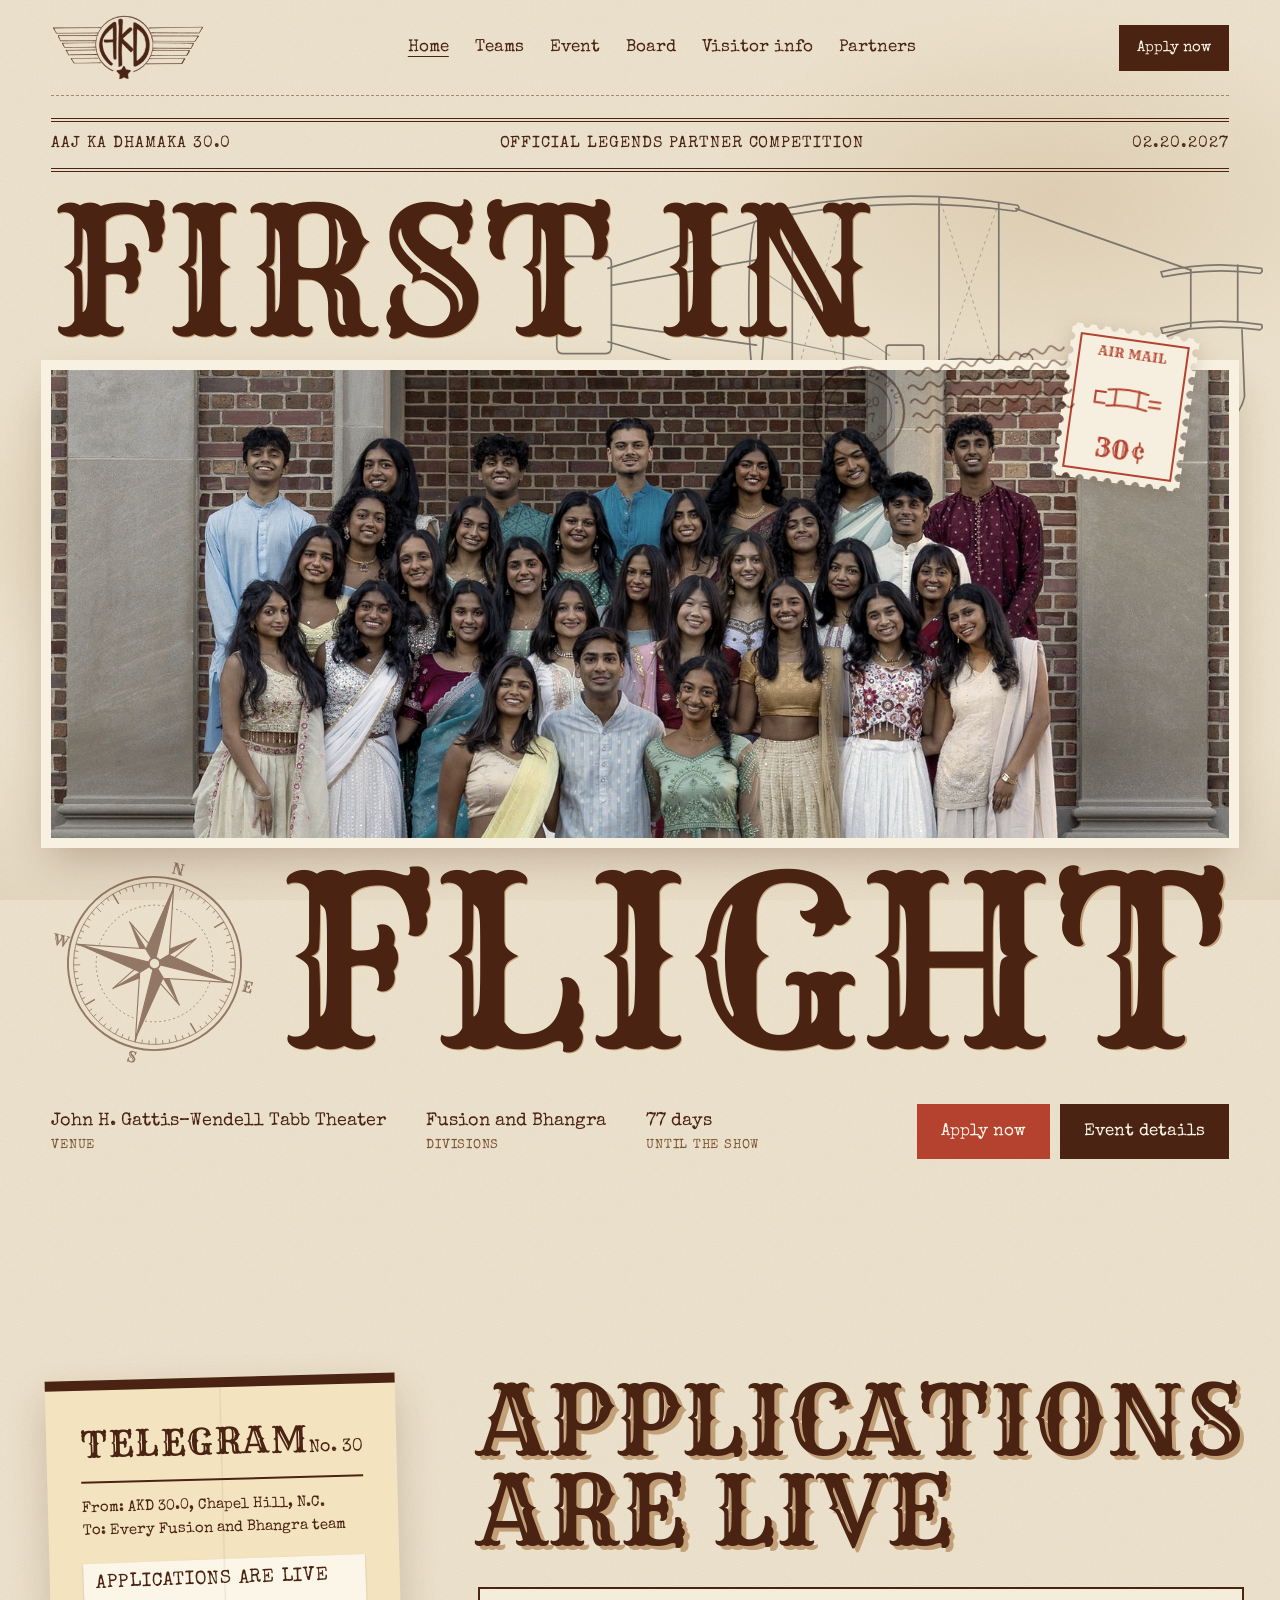
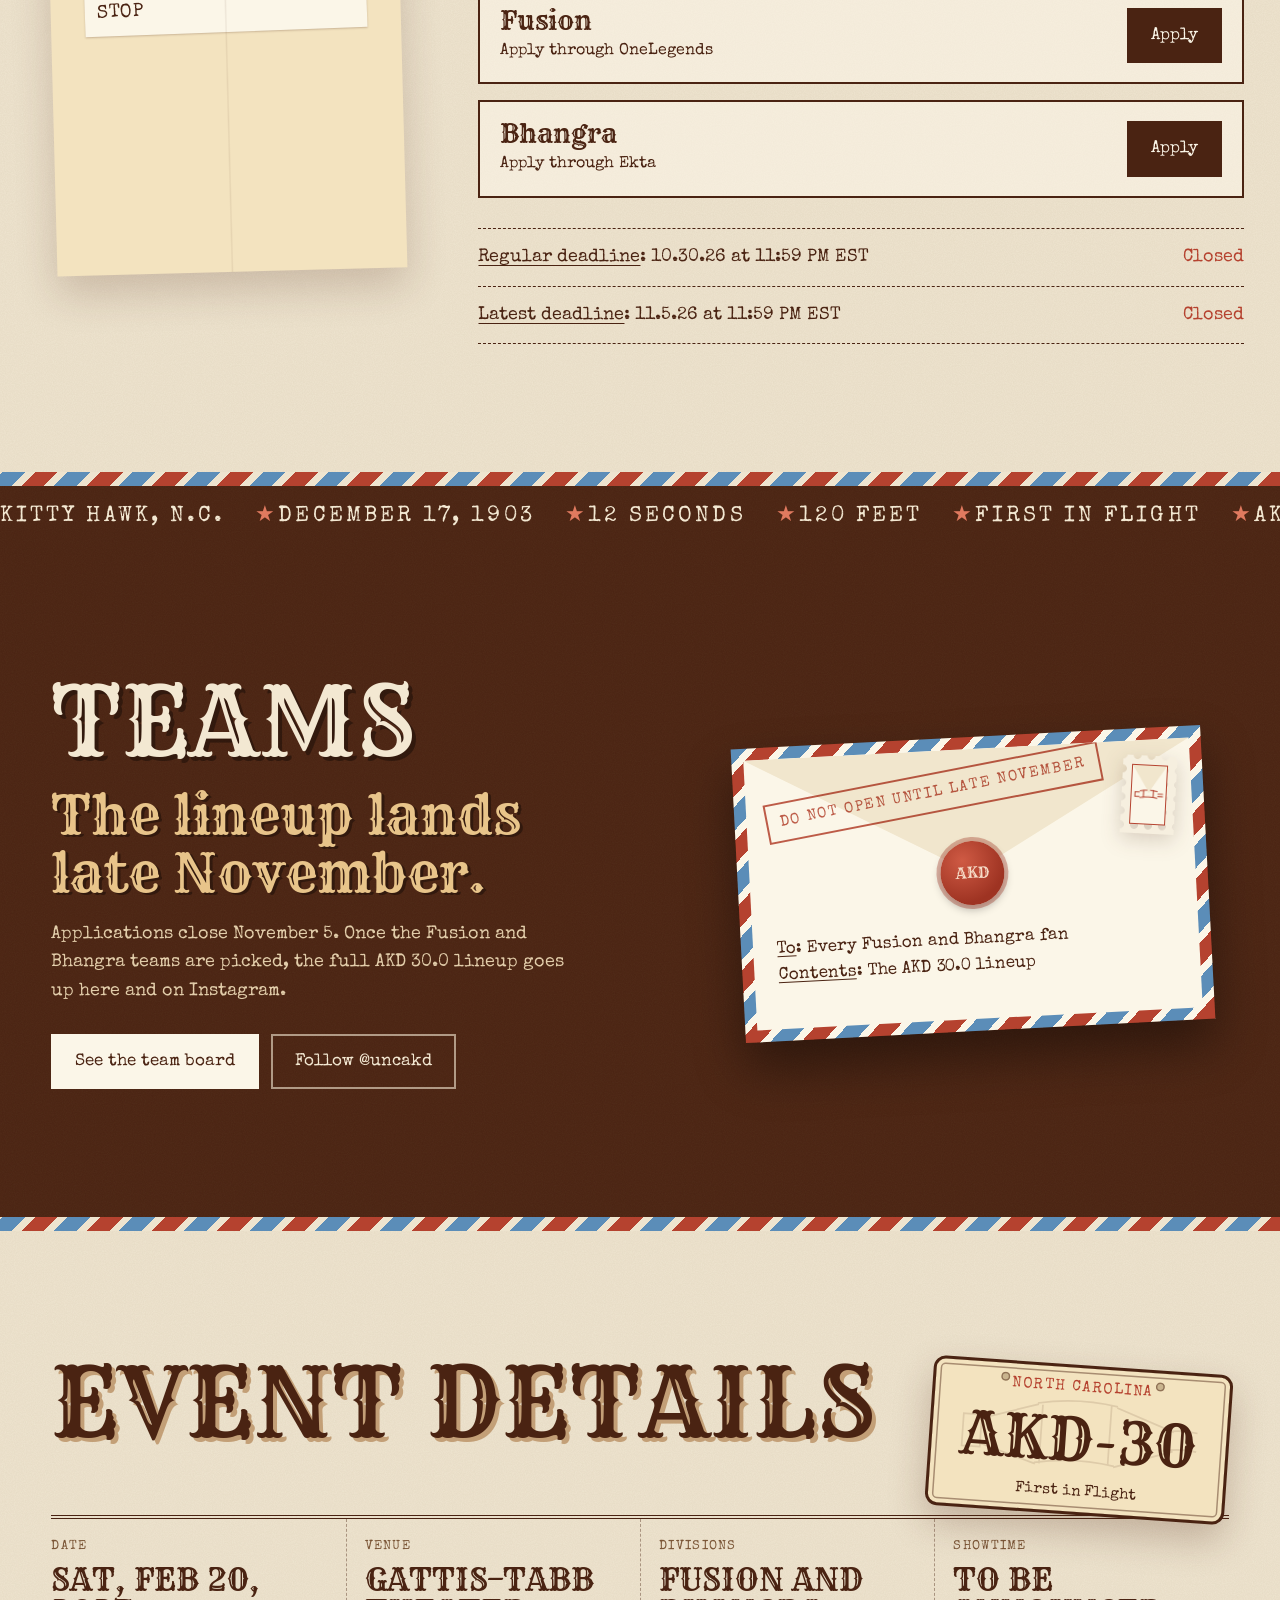
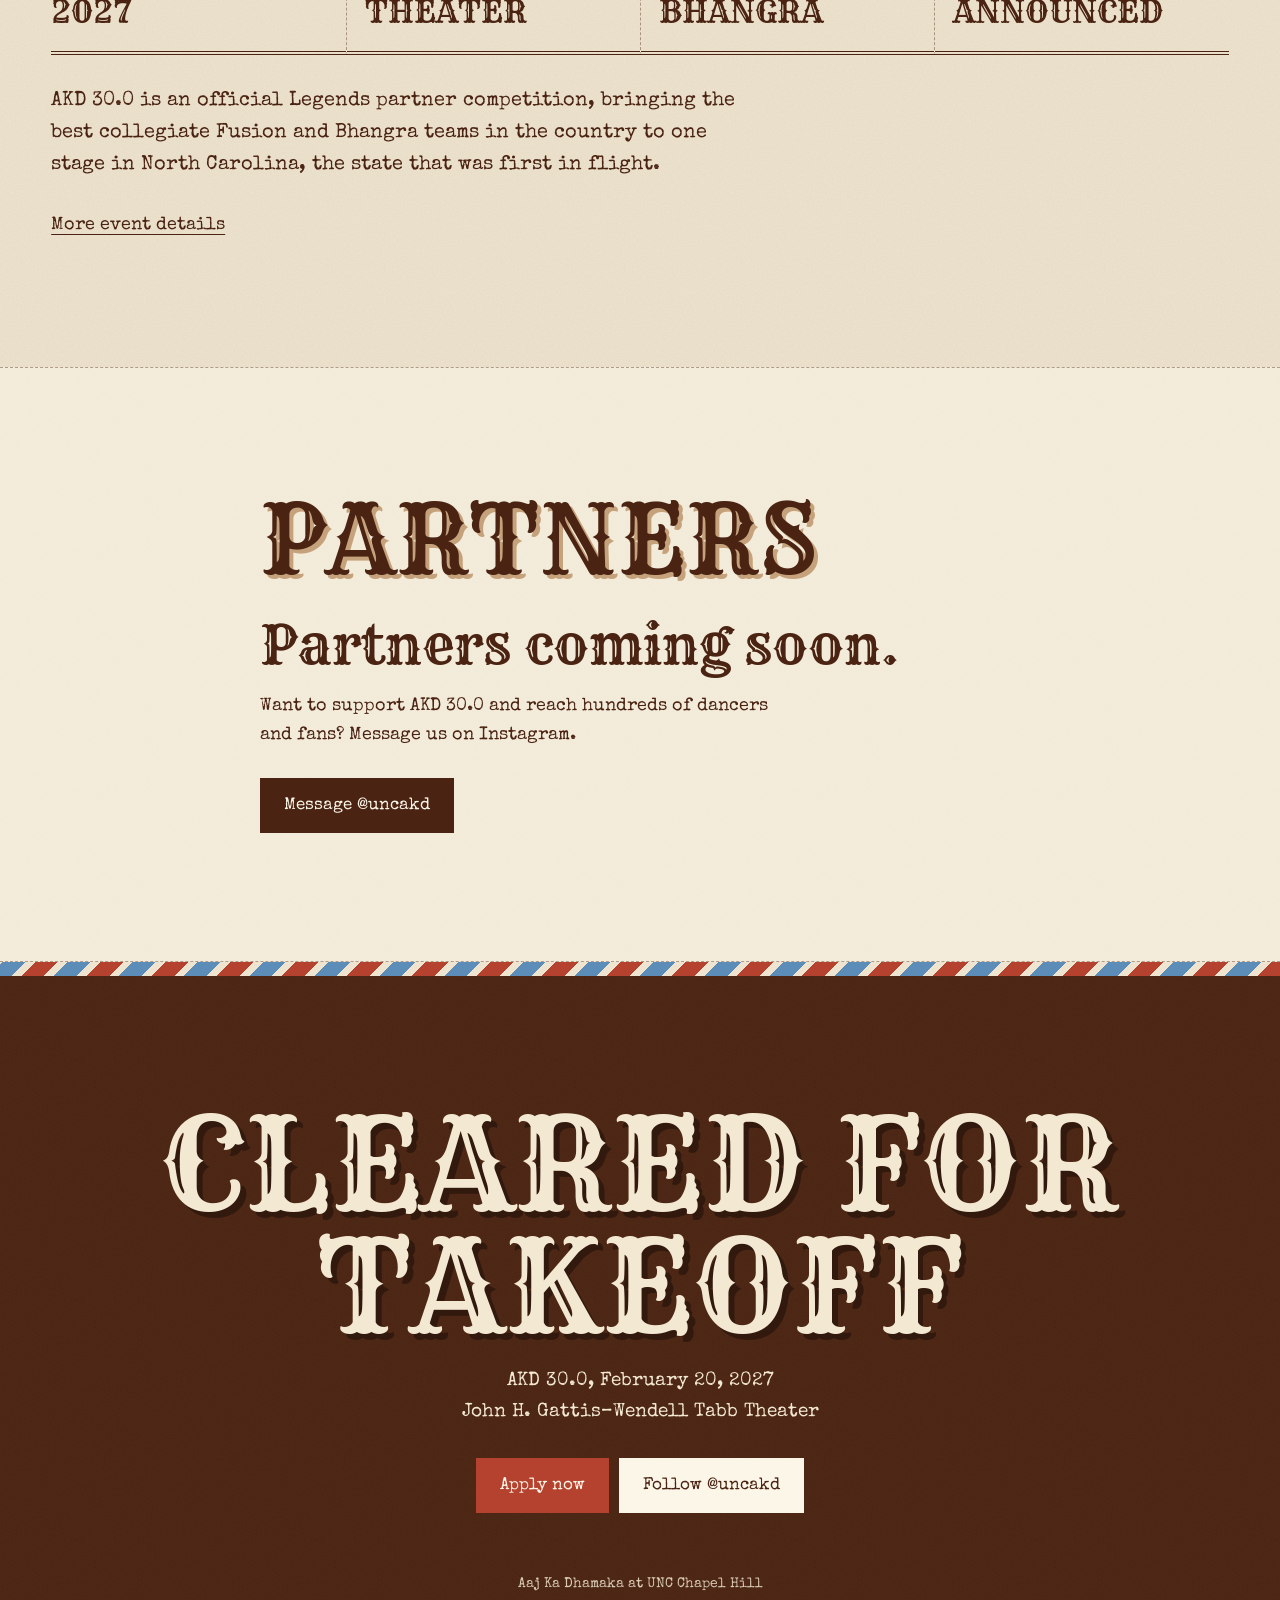
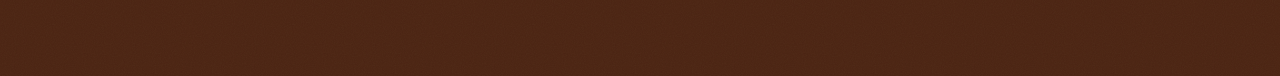
<file: index.html>
<!doctype html>
<html lang="en">
<head>
<meta charset="utf-8">
<meta name="viewport" content="width=device-width, initial-scale=1">
<title>Aaj Ka Dhamaka 30.0 | First in Flight</title>
<meta name="description" content="Aaj Ka Dhamaka 30.0. First in Flight. February 20, 2027.">
<link rel="icon" type="image/png" href="assets/logo-brown.png">
<meta property="og:title" content="Aaj Ka Dhamaka 30.0 | First in Flight">
<meta property="og:description" content="AKD 30.0, an official Legends partner competition. February 20, 2027 at the John H. Gattis–Wendell Tabb Theater.">
<meta property="og:image" content="https://aajkadhamaka.com/assets/akd-team.jpg">
<meta property="og:url" content="https://aajkadhamaka.com/">
<meta name="twitter:card" content="summary_large_image">
<link rel="preconnect" href="https://fonts.googleapis.com">
<link rel="preconnect" href="https://fonts.gstatic.com" crossorigin>
<link href="https://fonts.googleapis.com/css2?family=Rye&family=Special+Elite&display=swap" rel="stylesheet">
<link rel="stylesheet" href="site.css">
<style>
/* ---------- Poster hero ---------- */
.poster { position: relative; overflow: hidden; padding: 22px 0 clamp(50px, 7vw, 90px); }
.poster > .wrap { position: relative; z-index: 1; }
.poster h1 { margin: 0; }
.poster .l1, .poster .l2 { display: block; width: max-content; font-size: clamp(70px, 15vw, 240px); white-space: nowrap; will-change: transform; }
.poster .l1 { margin-top: 18px; animation: inL 1s cubic-bezier(.2, .8, .2, 1) both; }
.poster .l2 { margin-left: auto; animation: inR 1s cubic-bezier(.2, .8, .2, 1) .1s both; }
@keyframes inL { from { transform: translateX(-30vw); opacity: 0; } }
@keyframes inR { from { transform: translateX(30vw); opacity: 0; } }
.band { position: relative; display: block; margin: 14px 0; height: clamp(260px, 52vh, 560px); text-shadow: none; }
.band .duo { position: absolute; inset: 0; box-shadow: 0 0 0 10px #F8F1E1, 0 18px 40px rgba(74, 35, 18, .3); }
.band .duo img { object-position: center 30%; }
/* Zoom in on the group on wider screens; phones already crop to the group */
@media (min-width: 601px) { .band .duo img { transform: scale(1.25); transform-origin: 50% 28%; } }
/* Team photo: the same light sepia as the Board prints, with no paper tint or dot screen */
.duo.soft img { filter: sepia(.35) saturate(.9) contrast(1.03); mix-blend-mode: normal; }
.duo.soft::before, .duo.soft::after { display: none; }
.band .stamp { position: absolute; z-index: 4; right: clamp(8px, 3vw, 40px); top: -40px; width: clamp(96px, 10vw, 130px); aspect-ratio: 5 / 6; transform: rotate(8deg); }
.stamp .inner { display: grid; grid-template-rows: auto 1fr auto; text-align: center; padding: 8px 6px; border: 2px solid var(--air-red); color: var(--air-red); }
.stamp .top { font-family: var(--display); font-size: clamp(11px, 1.05vw, 14px); letter-spacing: .04em; }
.stamp svg { width: 86%; margin: auto; }
.stamp .val { font-family: var(--display); font-size: clamp(20px, 2vw, 26px); line-height: 1; }
.band .postmark { position: absolute; z-index: 5; right: clamp(70px, 12vw, 170px); top: -26px; width: clamp(190px, 21vw, 270px); color: var(--ink); opacity: .55; transform: rotate(-10deg); mix-blend-mode: multiply; pointer-events: none; }
.poster-foot { display: grid; grid-template-columns: repeat(3, auto) 1fr; gap: 16px 40px; align-items: center; margin-top: 30px; }
.poster-foot small { display: block; font-size: 13px; color: var(--sepia); letter-spacing: .06em; text-transform: uppercase; }
.poster-foot .btns { justify-self: end; display: flex; gap: 10px; flex-wrap: wrap; }

/* Pencil sketch of the 1903 Wright Flyer; it draws in on load and flies off as you scroll */
.flyer-bg { position: absolute; z-index: 0; right: max(0px, calc((100vw - 1280px) / 2 - 40px)); top: 70px; width: min(860px, 58vw); height: auto; pointer-events: none;
  color: var(--graphite); opacity: .85; will-change: transform, opacity; }
.flyer-bg path, .flyer-bg line, .flyer-bg rect, .flyer-bg ellipse, .flyer-bg circle { fill: none; stroke: currentColor; stroke-width: 2; stroke-linecap: round; stroke-linejoin: round; }
.flyer-bg .thin { stroke-width: 1.2; opacity: .7; }
.flyer-bg .wire { stroke-width: 1; stroke-dasharray: 3 5; opacity: .6; }
.flyer-bg .draw { stroke-dasharray: var(--len); stroke-dashoffset: var(--len); animation: draw 2.2s cubic-bezier(.55, .05, .35, 1) forwards; animation-delay: var(--d, .2s); }
@keyframes draw { to { stroke-dashoffset: 0; } }
.compass { position: absolute; z-index: 0; color: var(--ink); opacity: .55; will-change: transform; }

/* ---------- 1903 ticker, typed like telegraph tape ---------- */
.ticker { background-color: var(--ink); background-image: var(--grain); color: var(--on-ink); overflow: hidden; padding: 14px 0; }
.ticker-track { display: flex; width: max-content; animation: tick 46s linear infinite; }
.ticker span { font-size: clamp(17px, 1.8vw, 22px); letter-spacing: .14em; text-transform: uppercase; white-space: nowrap; padding-right: 30px; }
.ticker i { font-style: normal; color: #E07A5F; padding-left: 30px; }
@keyframes tick { to { transform: translateX(-50%); } }

/* ---------- Teams: lineup coming late November ---------- */
.soon-grid { display: grid; grid-template-columns: 1.15fr 1fr; gap: clamp(30px, 6vw, 90px); align-items: center; }
.teams-soon h2 { color: var(--on-ink); margin-bottom: 18px; }
.soon-big { margin: 0; font-family: var(--display); font-size: clamp(30px, 4.2vw, 58px); line-height: 1.08; }
.teams-soon .soon-big { color: #E8C48A; text-shadow: .045em .045em 0 rgba(0, 0, 0, .35); }
.soon-text { margin: 18px 0 28px; max-width: 48ch; font-size: 18px; }
.teams-soon .soon-text { color: #E2CDAA; }
.soon-btns { display: flex; gap: 12px; flex-wrap: wrap; }
.teams-soon .btn-paper:hover { background: var(--air-red); border-color: var(--air-red); color: var(--paper-3); }
.btn-ghost-light { color: var(--on-ink); border-color: rgba(243, 232, 210, .6); }
.btn-ghost-light:hover { background: rgba(243, 232, 210, .1); }
/* A sealed air mail envelope holding the lineup */
.envelope { position: relative; justify-self: center; width: min(100%, 470px); aspect-ratio: 16 / 10; padding: 12px; transform: rotate(-3deg);
  background: repeating-linear-gradient(-45deg, var(--air-red) 0 16px, var(--paper-3) 16px 23px, var(--air-blue) 23px 39px, var(--paper-3) 39px 46px);
  box-shadow: 0 26px 50px rgba(0, 0, 0, .4); color: var(--ink); }
.envelope .inner { position: relative; height: 100%; background: var(--paper-3); padding: 22px 24px; display: flex; flex-direction: column; justify-content: flex-end; overflow: hidden; }
.envelope .inner::before { content: ""; position: absolute; left: 0; right: 0; top: 0; height: 46%; background: #F1E6CD; clip-path: polygon(0 0, 100% 0, 50% 100%); box-shadow: inset 0 -1px 0 rgba(74, 35, 18, .2); }
.envelope .to { position: relative; font-size: clamp(14px, 1.5vw, 17px); line-height: 1.55; }
.envelope .to b { font-weight: 400; text-decoration: underline; text-underline-offset: 3px; }
.envelope .seal { position: absolute; z-index: 2; left: 50%; top: 46%; width: 64px; height: 64px; margin: -32px 0 0 -32px; border-radius: 50%;
  background: radial-gradient(circle at 35% 30%, #CF5A44, #9E3322 70%); box-shadow: 0 0 0 4px rgba(158, 51, 34, .35), 0 4px 10px rgba(0, 0, 0, .3);
  display: grid; place-items: center; font-family: var(--display); color: #F6DCC8; font-size: 15px; }
.envelope .mini { position: absolute; z-index: 2; right: 16px; top: 16px; width: 54px; transform: rotate(6deg); }
.envelope .mini .inner { padding: 0; border: 1.5px solid var(--air-red); height: 60px; display: grid; place-items: center; justify-content: center; }
.envelope .mini svg { width: 34px; color: var(--air-red); }
.envelope .rubber { position: absolute; z-index: 3; left: 18px; top: 22px; padding: 6px 12px; border: 2.5px solid var(--air-red); color: var(--air-red); transform: rotate(-8deg);
  font-size: clamp(13px, 1.3vw, 15px); letter-spacing: .12em; text-transform: uppercase; opacity: .85; mix-blend-mode: multiply; }

/* ---------- Applications telegram ---------- */
.apply-grid { display: grid; grid-template-columns: 1.1fr 1fr; gap: clamp(30px, 6vw, 80px); align-items: start; }
.telegram { position: relative; background: var(--paper-2); padding: 26px clamp(18px, 3vw, 34px) 30px; transform: rotate(-1.5deg); box-shadow: 0 18px 40px rgba(74, 35, 18, .2); border-top: 10px solid var(--ink); }
.telegram::after { content: ""; position: absolute; inset: 0; pointer-events: none; background: linear-gradient(90deg, transparent 49.6%, rgba(74, 35, 18, .08) 50%, transparent 50.4%); }
.tg-top { display: flex; justify-content: space-between; align-items: baseline; border-bottom: 2px solid var(--ink); padding-bottom: 8px; margin-bottom: 14px; }
.tg-top .brand { font-family: var(--display); font-size: clamp(26px, 2.8vw, 38px); letter-spacing: .04em; }
.tg-top span:last-child { white-space: nowrap; }
.tg-meta { font-size: 15px; line-height: 1.5; margin-bottom: 20px; }
.strips p { display: table; margin: 0 0 10px; padding: 6px 12px; background: var(--paper-3); box-shadow: 0 1px 2px rgba(74, 35, 18, .25); font-size: clamp(15px, 1.6vw, 19px); letter-spacing: .04em; min-height: 2.1em; }
.strips p:nth-child(odd) { transform: rotate(-.6deg); }
.strips p:nth-child(even) { transform: rotate(.5deg) translateX(6px); }
.strips p:empty { visibility: hidden; }
.strips p.typing::after { content: "▌"; animation: blink .7s steps(1) infinite; }
@keyframes blink { 50% { opacity: 0; } }
.apply-cards { display: grid; gap: 16px; margin-bottom: 30px; }
.apply-card { display: flex; justify-content: space-between; align-items: center; gap: 16px; padding: 18px 20px; border: 2px solid var(--ink); background: rgba(255, 250, 238, .5); }
.apply-card b { display: block; font-family: var(--display); font-weight: 400; font-size: 26px; line-height: 1.1; }
.apply-card span { font-size: 16px; }
.deadlines { list-style: none; margin: 0; padding: 0; border-top: 1.5px dashed var(--ink); }
.deadlines li { padding: 14px 0; border-bottom: 1.5px dashed var(--ink); display: flex; justify-content: space-between; gap: 16px; flex-wrap: wrap; }
.deadlines b { font-weight: 400; text-decoration: underline; text-underline-offset: 4px; }
.deadlines .left { color: var(--air-red); }

/* ---------- Event summary with an old enamel plate ---------- */
.event-head { display: flex; justify-content: space-between; align-items: flex-start; gap: 30px; }
.plate { flex: 0 0 auto; width: clamp(220px, 24vw, 300px); aspect-ratio: 2 / 1; border-radius: 12px; padding: 8px 14px; transform: rotate(4deg); margin-top: 6px;
  background: var(--paper-2); border: 3px solid var(--ink); box-shadow: inset 0 0 0 4px var(--paper-2), inset 0 0 0 5.5px rgba(74, 35, 18, .45), 0 16px 36px rgba(74, 35, 18, .25);
  display: grid; grid-template-rows: auto 1fr auto; text-align: center; position: relative; overflow: hidden; }
.plate .state { font-size: clamp(12px, 1.2vw, 15px); color: var(--air-red); letter-spacing: .1em; text-transform: uppercase; }
.plate .num { align-self: center; font-family: var(--display); font-size: clamp(40px, 4.6vw, 60px); line-height: 1; color: var(--ink); }
.plate .motto { font-size: clamp(12px, 1.2vw, 15px); color: var(--ink); }
.plate svg { position: absolute; inset: 18% 8% auto; width: 84%; opacity: .12; color: var(--ink); }
.plate svg path { fill: none; stroke: currentColor; stroke-width: 6; }
.plate .bolt { position: absolute; top: 9px; width: 9px; height: 9px; border-radius: 50%; background: #C9B48E; box-shadow: inset 0 0 0 1.5px rgba(74, 35, 18, .45); }
.plate .bolt.l { left: 22%; } .plate .bolt.r { right: 22%; }
.event-grid { margin: 0; display: grid; grid-template-columns: repeat(4, 1fr); border-top: 4px double var(--ink); }
.event-grid div { padding: 18px 18px 22px 0; border-bottom: 4px double var(--ink); }
.event-grid div + div { padding-left: 18px; border-left: 1.5px dashed rgba(74, 35, 18, .4); }
.event-grid dt { font-size: 13px; letter-spacing: .1em; text-transform: uppercase; color: var(--sepia); }
.event-grid dd { margin: 6px 0 0; font-family: var(--display); text-transform: uppercase; font-size: clamp(22px, 2.4vw, 34px); line-height: 1.05; }
.about { max-width: 58ch; font-size: 20px; margin: 30px 0 0; }

/* ---------- Partners: coming soon ---------- */
.partners-grid { max-width: 760px; }
.partners-grid .soon-text { color: var(--ink); }

@media (max-width: 900px) {
  .poster-foot { grid-template-columns: 1fr 1fr; }
  .poster-foot .btns { justify-self: start; grid-column: 1 / -1; }
  .apply-grid, .soon-grid { grid-template-columns: 1fr; }
  .event-head { flex-direction: column; }
  .event-grid { grid-template-columns: 1fr 1fr; }
  .event-grid div:nth-child(3) { padding-left: 0; border-left: 0; }
  .flyer-bg { width: 70vw; top: 80px; right: -4vw; }
}
@media (max-width: 600px) {
  .flyer-bg { width: 92vw; top: 60px; right: 4vw; opacity: .9; }
  .poster .l1 { margin-top: calc(41vw + 14px); }
  /* Phones: stamp and postmark sit on the photo so they don't cover the headline */
  .band .stamp { top: 14px; right: 12px; width: 74px; }
  .band .postmark { width: 150px; left: 6px; right: auto; top: auto; bottom: 6px; }
  .event-grid { grid-template-columns: 1fr; }
  .event-grid div + div { padding-left: 0; border-left: 0; }
  .apply-card { flex-direction: column; align-items: flex-start; }
  .envelope .rubber { font-size: 10.5px; padding: 4px 8px; left: 12px; top: 12px; letter-spacing: .08em; }
  .envelope .seal { width: 46px; height: 46px; margin: -23px 0 0 -23px; font-size: 12px; }
  .envelope .mini { width: 42px; right: 10px; top: 10px; }
  .envelope .mini .inner { height: 46px; }
}
@media (prefers-reduced-motion: reduce) {
  .poster .l1, .poster .l2 { animation: none; }
  .flyer-bg .draw { animation: none; stroke-dashoffset: 0; }
  .ticker-track { animation: none; }
  .strips p.typing::after { animation: none; }
}
</style>
</head>
<body>

<header class="nav" data-page="home"></header>

<main id="top">
  <section class="poster">
    <svg class="flyer-bg" id="flyerBg" viewBox="140 90 870 380" aria-hidden="true">
      <!-- 1903 Wright Flyer, side view, drawn in pencil -->
      <path class="draw" d="M300 438 H900"/>
      <path class="draw" d="M420 142 Q560 112 702 136 Q706 140 700 143 Q560 124 424 149 Q414 146 420 142 Z"/>
      <path class="draw" style="--d:.3s" d="M420 352 Q560 322 702 346 Q706 350 700 353 Q560 334 424 359 Q414 356 420 352 Z"/>
      <path class="draw" style="--d:.45s" d="M438 147 V354"/>
      <path class="draw" style="--d:.5s" d="M498 135 V343"/>
      <path class="draw" style="--d:.55s" d="M610 126 V334"/>
      <path class="draw" style="--d:.6s" d="M680 133 V342"/>
      <line class="wire" x1="438" y1="147" x2="498" y2="343"/>
      <line class="wire" x1="498" y1="135" x2="438" y2="354"/>
      <line class="wire" x1="610" y1="126" x2="680" y2="342"/>
      <line class="wire" x1="680" y1="133" x2="610" y2="334"/>
      <rect class="draw" style="--d:.7s" x="548" y="300" width="44" height="30" rx="3"/>
      <path class="thin draw" style="--d:.75s" d="M552 312 L404 214 M552 322 L404 290"/>
      <path class="draw" style="--d:.8s" d="M600 328 q14 -14 40 -12 l58 2 q8 2 6 8 l-62 4 q-30 2 -42 -2 Z"/>
      <circle class="draw" style="--d:.85s" cx="712" cy="318" r="8"/>
      <ellipse class="draw" style="--d:.6s" cx="396" cy="250" rx="9" ry="96"/>
      <path class="draw" style="--d:.8s" d="M870 214 Q930 200 988 210 Q990 214 986 216 Q930 208 872 220 Z"/>
      <path class="draw" style="--d:.85s" d="M870 280 Q930 266 988 276 Q990 280 986 282 Q930 274 872 286 Z"/>
      <path class="draw" style="--d:.9s" d="M905 211 V278 M960 206 V273"/>
      <path class="draw" style="--d:.95s" d="M700 140 L905 212 M700 350 L905 280"/>
      <path class="draw" style="--d:1s" d="M424 400 H900 Q960 400 968 360 L965 282"/>
      <path class="thin draw" style="--d:1.05s" d="M470 356 V400 M560 345 V400 M650 340 V400"/>
      <path class="draw" style="--d:1.1s" d="M170 196 H218 Q226 196 226 204 V302 Q226 310 218 310 H170 Q162 310 162 302 V204 Q162 196 170 196 Z"/>
      <path class="draw" style="--d:1.15s" d="M424 146 L222 210 M424 356 L222 296 M396 200 L226 230 M396 300 L226 276"/>
    </svg>
    <svg class="compass" id="compass" viewBox="-110 -110 220 220" aria-hidden="true"></svg>
    <div class="wrap">
      <div class="bar"><span>Aaj Ka Dhamaka 30.0</span><span>Official Legends partner competition</span><span>02.20.2027</span></div>
      <h1 class="cond">
        <span class="l1" id="l1">First in</span>
        <span class="band" aria-hidden="true">
          <span class="duo soft" style="display:block" role="img" aria-label="The AKD 30.0 board on the steps at UNC"><img src="assets/akd-team.jpg" alt=""></span>
          <svg class="postmark" id="postmark" viewBox="0 0 300 120"></svg>
          <span class="stamp-frame stamp"><span class="inner" style="display:grid">
            <span class="top">AIR MAIL</span>
            <svg viewBox="-40 -16 80 32"><g fill="none" stroke="currentColor" stroke-width="2" stroke-linecap="round"><path d="M-20 -8 Q0 -12 20 -8 M-20 8 Q0 4 20 8"/><path d="M-12 -9 V7 M11 -10 V6"/><path d="M22 -2 h11 M22 4 h11 M-22 -5 h-10 v11 h10"/></g></svg>
            <span class="val">30¢</span>
          </span></span>
        </span>
        <span class="l2" id="l2">flight</span>
      </h1>
      <div class="poster-foot">
        <div>John H. Gattis–Wendell Tabb Theater<small>Venue</small></div>
        <div>Fusion and Bhangra<small>Divisions</small></div>
        <div><span data-days>125</span> days<small>Until the show</small></div>
        <div class="btns"><a class="btn btn-red" href="#apply">Apply now</a><a class="btn btn-ink" href="event.html">Event details</a></div>
      </div>
    </div>
  </section>

  <section class="band-plain" id="apply">
    <div class="wrap apply-grid">
      <div class="telegram" aria-label="Telegram: Applications are live. Fusion teams apply through OneLegends. Bhangra teams apply through Ekta. Regular deadline 10.30.26 at 11:59 PM EST. Latest deadline 11.5.26 at 11:59 PM EST.">
        <div class="tg-top"><span class="brand">TELEGRAM</span><span>No. 30</span></div>
        <div class="tg-meta">From: AKD 30.0, Chapel Hill, N.C.<br>To: Every Fusion and Bhangra team</div>
        <div class="strips" id="strips" aria-hidden="true">
          <p data-text="APPLICATIONS ARE LIVE STOP"></p>
          <p data-text="FUSION APPLY THROUGH ONELEGENDS STOP"></p>
          <p data-text="BHANGRA APPLY THROUGH EKTA STOP"></p>
          <p data-text="REGULAR DEADLINE 10.30.26 AT 11:59 PM EST STOP"></p>
          <p data-text="LATEST DEADLINE 11.5.26 AT 11:59 PM EST STOP"></p>
        </div>
      </div>
      <div>
        <h2 class="cond">Applications are live</h2>
        <div class="apply-cards">
          <div class="apply-card"><div><b>Fusion</b><span>Apply through OneLegends</span></div><a class="btn btn-ink" href="https://www.onelegends.org/comps/cmv8sqmvp0001l608i2w3fno4">Apply</a></div>
          <div class="apply-card"><div><b>Bhangra</b><span>Apply through Ekta</span></div><a class="btn btn-ink" href="https://ekta.app/competitions">Apply</a></div>
        </div>
        <ul class="deadlines">
          <li><span><b>Regular deadline</b>: 10.30.26 at 11:59 PM EST</span><span class="left" id="dl-regular"></span></li>
          <li><span><b>Latest deadline</b>: 11.5.26 at 11:59 PM EST</span><span class="left" id="dl-latest"></span></li>
        </ul>
      </div>
    </div>
  </section>

  <div class="airmail-edge" aria-hidden="true"></div>
  <div class="ticker" aria-hidden="true"><div class="ticker-track" id="ticker"></div></div>

  <section class="band-ink teams-soon" id="lineup">
    <div class="wrap soon-grid">
      <div>
        <h2 class="cond">Teams</h2>
        <p class="soon-big">The lineup lands late November.</p>
        <p class="soon-text">Applications close November 5. Once the Fusion and Bhangra teams are picked, the full AKD 30.0 lineup goes up here and on Instagram.</p>
        <div class="soon-btns"><a class="btn btn-paper" href="teams.html">See the team board</a><a class="btn btn-ghost-light" href="https://www.instagram.com/uncakd/">Follow @uncakd</a></div>
      </div>
      <div class="envelope" role="img" aria-label="A sealed air mail envelope marked: do not open until late November">
        <div class="inner">
          <span class="stamp-frame mini"><span class="inner"><svg viewBox="-40 -16 80 32"><g fill="none" stroke="currentColor" stroke-width="2.4" stroke-linecap="round"><path d="M-20 -8 Q0 -12 20 -8 M-20 8 Q0 4 20 8"/><path d="M-12 -9 V7 M11 -10 V6"/><path d="M22 -2 h11 M22 4 h11 M-22 -5 h-10 v11 h10"/></g></svg></span></span>
          <span class="seal">AKD</span>
          <span class="rubber">Do not open until late November</span>
          <p class="to"><b>To</b>: Every Fusion and Bhangra fan<br><b>Contents</b>: The AKD 30.0 lineup</p>
        </div>
      </div>
    </div>
  </section>
  <div class="airmail-edge" aria-hidden="true"></div>

  <section class="band-plain" id="event">
    <div class="wrap">
      <div class="event-head">
        <h2 class="cond">Event details</h2>
        <div class="plate" role="img" aria-label="Old North Carolina license plate reading AKD 30, First in Flight">
          <span class="bolt l"></span><span class="bolt r"></span>
          <svg viewBox="140 100 870 330" aria-hidden="true"><path d="M420 142 Q560 112 702 136 M420 352 Q560 322 702 346 M438 147 V354 M680 133 V342 M700 140 L905 212 M700 350 L905 280 M870 214 Q930 200 988 210 M870 280 Q930 266 988 276 M424 146 L222 210 M424 356 L222 296 M170 196 H226 V310 H162 V196 Z"/></svg>
          <span class="state">North Carolina</span>
          <span class="num">AKD-30</span>
          <span class="motto">First in Flight</span>
        </div>
      </div>
      <dl class="event-grid">
        <div><dt>Date</dt><dd>Sat, Feb 20, 2027</dd></div>
        <div><dt>Venue</dt><dd>Gattis–Tabb Theater</dd></div>
        <div><dt>Divisions</dt><dd>Fusion and Bhangra</dd></div>
        <div><dt>Showtime</dt><dd>To be announced</dd></div>
      </dl>
      <p class="about">AKD 30.0 is an official Legends partner competition, bringing the best collegiate Fusion and Bhangra teams in the country to one stage in North Carolina, the state that was first in flight.</p>
      <a class="more" href="event.html">More event details</a>
    </div>
  </section>

  <section class="band-light" id="partners">
    <div class="wrap partners-grid">
      <div>
        <h2 class="cond">Partners</h2>
        <p class="soon-big">Partners coming soon.</p>
        <p class="soon-text">Want to support AKD 30.0 and reach hundreds of dancers and fans? Message us on Instagram.</p>
        <a class="btn btn-ink" href="https://www.instagram.com/uncakd/">Message @uncakd</a>
      </div>
    </div>
  </section>
</main>

<footer class="footer"></footer>

<script src="assets/data.js"></script>
<script src="site.js"></script>
<script>
(() => {
  const D = window.AKD;
  const $ = (s) => document.querySelector(s);
  const reduce = matchMedia("(prefers-reduced-motion: reduce)").matches;

  // Exact lengths so each line of the Flyer draws in fully
  document.querySelectorAll("#flyerBg .draw").forEach((el) => el.style.setProperty("--len", Math.ceil(el.getTotalLength()) + 1));

  // ---------- Compass rose ----------
  (() => {
    let g = '<g fill="none" stroke="currentColor"><circle r="92" stroke-width="2"/><circle r="86" stroke-width=".8"/><circle r="62" stroke-width=".8" stroke-dasharray="2 3"/></g>';
    for (let a = 0; a < 360; a += 5) {
      const long = a % 45 === 0, r1 = long ? 74 : (a % 15 === 0 ? 79 : 82), rad = a * Math.PI / 180;
      g += `<line x1="${Math.sin(rad) * r1}" y1="${-Math.cos(rad) * r1}" x2="${Math.sin(rad) * 86}" y2="${-Math.cos(rad) * 86}" stroke="currentColor" stroke-width="${long ? 1.6 : .8}"/>`;
    }
    const point = (a, len, w) => {
      const rad = a * Math.PI / 180, c = Math.cos(rad), s = Math.sin(rad);
      const P = (x, y) => `${x * c - y * s},${x * s + y * c}`;
      return `<polygon points="${P(0, -len)} ${P(-w, -w)} 0,0" fill="currentColor"/><polygon points="${P(0, -len)} ${P(w, -w)} 0,0" fill="#EEE4CF" stroke="currentColor" stroke-width="1.2"/>`;
    };
    [45, 135, 225, 315].forEach((a) => { g += point(a, 52, 8); });
    [0, 90, 180, 270].forEach((a) => { g += point(a, 84, 13); });
    g += '<circle r="6" fill="#EEE4CF" stroke="currentColor" stroke-width="2"/>';
    [["N", 0, -97], ["E", 102, 6], ["S", 0, 108], ["W", -102, 6]].forEach(([t, x, y]) => { g += `<text x="${x}" y="${y}" text-anchor="middle" font-family="Rye" font-size="16" fill="currentColor">${t}</text>`; });
    $("#compass").innerHTML = `<g transform="rotate(14)">${g}</g>`;
  })();

  // ---------- Postmark with wavy cancellation lines ----------
  (() => {
    let g = '<g fill="none" stroke="currentColor" stroke-width="2.2"><circle cx="58" cy="60" r="50"/><circle cx="58" cy="60" r="36" stroke-width="1.2"/></g>';
    g += '<defs><path id="pmArc" d="M 16 60 A 42 42 0 0 1 100 60"/><path id="pmArc2" d="M 22 68 A 38 38 0 0 0 94 68"/></defs>';
    g += '<text font-family="Special Elite" font-size="12" fill="currentColor" letter-spacing="1.5"><textPath href="#pmArc" startOffset="50%" text-anchor="middle">CHAPEL HILL, N.C.</textPath></text>';
    g += '<text font-family="Special Elite" font-size="11" fill="currentColor" letter-spacing="1.5"><textPath href="#pmArc2" startOffset="50%" text-anchor="middle">AKD 30.0</textPath></text>';
    g += '<text x="58" y="57" text-anchor="middle" font-family="Special Elite" font-size="15" fill="currentColor">FEB 20</text><text x="58" y="74" text-anchor="middle" font-family="Special Elite" font-size="15" fill="currentColor">2027</text>';
    for (let i = 0; i < 5; i++) {
      let d = `M 116 ${28 + i * 16}`;
      for (let x = 116; x < 296; x += 20) d += " q 5 -7 10 0 t 10 0";
      g += `<path d="${d}" fill="none" stroke="currentColor" stroke-width="2"/>`;
    }
    $("#postmark").innerHTML = g;
  })();

  // Each headline line is sized to span the poster width, capped so the hero still fits on screen
  function fit() {
    const w = $(".poster .wrap").clientWidth;
    // "First in" leaves room on the right for the Flyer sketch; "flight" leaves room on the left for the compass
    [["#l1", .7], ["#l2", .82]].forEach(([id, share]) => {
      const el = $(id);
      el.style.fontSize = "100px";
      el.style.fontSize = Math.min(100 * w * (innerWidth < 600 ? 1 : share) / el.scrollWidth, innerHeight * .26).toFixed(1) + "px";
    });
  }
  // The compass sits in the open space to the left of "flight", and hides when there isn't room for it
  function placeCompass() {
    const wrap = $(".poster > .wrap"), l2 = $("#l2"), c = $("#compass");
    const room = wrap.clientWidth - l2.offsetWidth - 20;
    const size = Math.min(230, room, l2.offsetHeight * 1.25);
    c.style.display = size < 100 ? "none" : "";
    if (size < 100) return;
    c.style.width = size + "px";
    c.style.left = (wrap.offsetLeft + (room - size) / 2) + "px";
    c.style.top = (wrap.offsetTop + l2.offsetTop + (l2.offsetHeight - size) / 2) + "px";
  }
  const layout = () => { fit(); placeCompass(); };
  document.fonts.ready.then(layout);
  addEventListener("resize", layout);

  // On scroll the headline drifts apart, the Flyer climbs away and the compass turns
  if (!reduce) {
    const l1 = $("#l1"), l2 = $("#l2"), flyer = $("#flyerBg"), compass = $("#compass");
    let ticking = false;
    addEventListener("scroll", () => {
      if (ticking) return; ticking = true;
      requestAnimationFrame(() => {
        ticking = false;
        const y = Math.min(scrollY, innerHeight), p = y / innerHeight;
        l1.style.transform = `translateX(${-y * .25}px)`;
        l2.style.transform = `translateX(${y * .25}px)`;
        flyer.style.transform = `translate(${p * 40}vw, ${-p * 45}vh) rotate(${-p * 14}deg) scale(${1 - p * .3})`;
        flyer.style.opacity = Math.max(0, .85 - p * 1.6);
        compass.style.transform = `rotate(${scrollY * .15}deg)`;
      });
    }, { passive: true });
  }

  // ---------- 1903 ticker ----------
  const tickerText = "Kitty Hawk, N.C.<i>★</i>December 17, 1903<i>★</i>12 seconds<i>★</i>120 feet<i>★</i>First in flight<i>★</i>AKD 30.0<i>★</i>February 20, 2027<i>★</i>";
  $("#ticker").innerHTML = `<span>${tickerText}</span><span>${tickerText}</span>`;

  // ---------- Telegram types itself out once it's on screen ----------
  const strips = [...document.querySelectorAll("#strips p")];
  function typeAll() {
    if (reduce) { strips.forEach((p) => { p.textContent = p.dataset.text; }); return; }
    let i = 0;
    const next = () => {
      if (i >= strips.length) return;
      const p = strips[i++], text = p.dataset.text;
      let n = 0;
      p.classList.add("typing");
      const step = () => {
        p.textContent = text.slice(0, ++n);
        if (n < text.length) setTimeout(step, 28 + Math.random() * 40);
        else { p.classList.remove("typing"); setTimeout(next, 220); }
      };
      step();
    };
    next();
  }
  const tio = new IntersectionObserver((es) => { if (es[0].isIntersecting) { typeAll(); tio.disconnect(); } }, { threshold: .35 });
  tio.observe($("#strips"));

  // ---------- Deadline countdowns ----------
  function left(iso) {
    const ms = new Date(iso) - Date.now();
    if (ms <= 0) return "Closed";
    const d = Math.floor(ms / 86400000), h = Math.floor(ms / 3600000) % 24;
    return d > 0 ? `${d} day${d === 1 ? "" : "s"}, ${h} hr left` : `${h} hr left`;
  }
  const dl = () => { $("#dl-regular").textContent = left(D.apply.regular.at); $("#dl-latest").textContent = left(D.apply.latest.at); };
  dl(); setInterval(dl, 60000);

})();
</script>
</body>
</html>
</file>
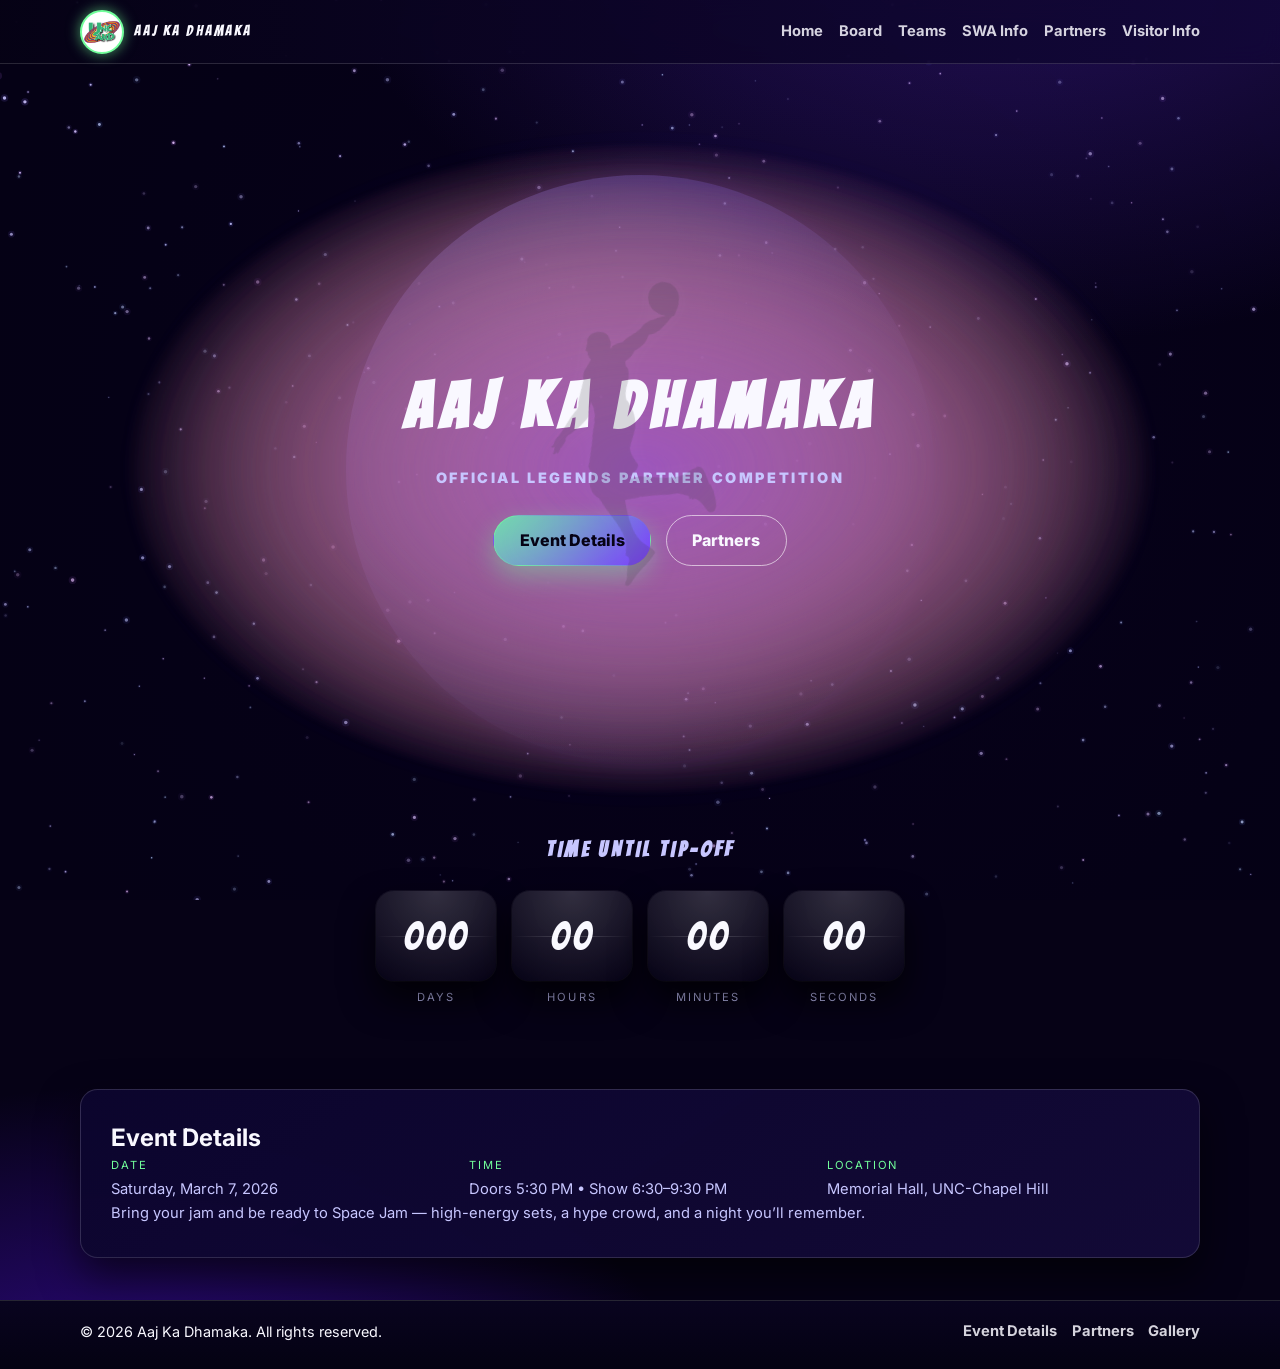
<file: 2026/index.html>
<!DOCTYPE html> 
<html lang="en">
<head>
  <meta charset="UTF-8" />
  <meta name="viewport" content="width=device-width, initial-scale=1.0" />
  <title>Aaj Ka Dhamaka | Official Legends Partner Competition</title>
  <link rel="stylesheet" href="styles.css" />
</head>
<body class="home">
  <header class="site-header">
    <nav class="nav container">
      <a class="brand" href="index.html">
        <img src="akd-logo.png" alt="AKD Logo">
        <span class="name">AAJ KA DHAMAKA</span>
      </a>
  
      <!-- Desktop links -->
      <div class="nav-links" id="desktopNav">
        <a href="index.html">Home</a>
        <a href="board.html">Board</a>
        <a href="teams.html">Teams</a>
        <a href="swa.html">SWA Info</a>
        <a href="partners.html">Partners</a>
        <a href="visitor.html">Visitor Info</a>
      </div>
  
      <!-- Mobile hamburger -->
      <button class="nav-toggle" id="navToggle" aria-label="Open menu" aria-expanded="false" aria-controls="mobileNav">
        <span></span><span></span><span></span>
      </button>
    </nav>
  
    <!-- Mobile drawer + backdrop -->
    <div class="nav-drawer-backdrop" id="navBackdrop" hidden></div>
  
    <aside class="nav-drawer" id="mobileNav" hidden>
      <div class="nav-drawer-top">
        <div class="nav-drawer-title">MENU</div>
        <button class="nav-drawer-close" id="navClose" aria-label="Close menu">×</button>
      </div>
  
      <div class="nav-drawer-links">
        <a href="index.html">Home</a>
        <a href="board.html">Board</a>
        <a href="teams.html">Teams</a>
        <a href="swa.html">SWA Info</a>
        <a href="partners.html">Partners</a>
        <a href="visitor.html">Visitor Info</a>
      </div>
    </aside>
  </header>






  <section class="hero hero--center">
    <canvas id="stars-canvas" class="stars-canvas"></canvas>

    <div class="planet-bg">
      <div class="planet"></div>
      <div class="ring r1"></div>
      <div class="ring r2"></div>
      <div class="ring r3"></div>
    </div>

    <div class="container hero-inner">
      <h1>AAJ KA DHAMAKA</h1>
      <p class="hero-sub">Official Legends Partner Competition</p>
      <div class="btn-row">
        <a href="#details" class="btn btn-primary">Event Details</a>
        <a href="#partners" class="btn btn-ghost">Partners</a>
      </div>
    </div>
  </section>


   <!-- Tip-Off Countdown Section -->
  <section class="countdown-section">
    <div class="container">
      <h2 class="countdown-title">Time Until Tip-Off</h2>

      <div class="flip-countdown">
        <div class="flip-unit" data-unit="days">
          <div class="flip-card">
            <div class="flip-inner">
              <div class="flip-front">000</div>
              <div class="flip-back">000</div>
            </div>
          </div>
          <span class="flip-label">DAYS</span>
        </div>

        <div class="flip-unit" data-unit="hours">
          <div class="flip-card">
            <div class="flip-inner">
              <div class="flip-front">00</div>
              <div class="flip-back">00</div>
            </div>
          </div>
          <span class="flip-label">HOURS</span>
        </div>

        <div class="flip-unit" data-unit="minutes">
          <div class="flip-card">
            <div class="flip-inner">
              <div class="flip-front">00</div>
              <div class="flip-back">00</div>
            </div>
          </div>
          <span class="flip-label">MINUTES</span>
        </div>

        <div class="flip-unit" data-unit="seconds">
          <div class="flip-card">
            <div class="flip-inner">
              <div class="flip-front">00</div>
              <div class="flip-back">00</div>
            </div>
          </div>
          <span class="flip-label">SECONDS</span>
        </div>
      </div>
    </div>
  </section>


  
  <section id="details">
    <div class="container panel">
      <h2>Event Details</h2>
      <div class="details-simple">
        <div>
          <div class="info-label">Date</div>
          <p class="muted">Saturday, March 7, 2026</p>
        </div>
        <div>
          <div class="info-label">Time</div>
          <p class="muted">Doors 5:30 PM • Show 6:30–9:30 PM</p>
        </div>
        <div>
          <div class="info-label">Location</div>
          <p class="muted">Memorial Hall, UNC-Chapel Hill</p>
        </div>
      </div>
      <p class="muted bullet-ball">
        Bring your jam and be ready to Space Jam — high-energy sets, a hype crowd, and a night you’ll remember.
      </p>
    </div>
  </section>

  <footer>
    <div class="container foot">
      <div>© 2026 Aaj Ka Dhamaka. All rights reserved.</div>
      <div class="nav-links">
        <a href="#details">Event Details</a>
        <a href="#partners">Partners</a>
        <a href="#gallery">Gallery</a>
      </div>
    </div>
  </footer>

  <script src="script.js" defer></script>
</body>
</html>
</file>
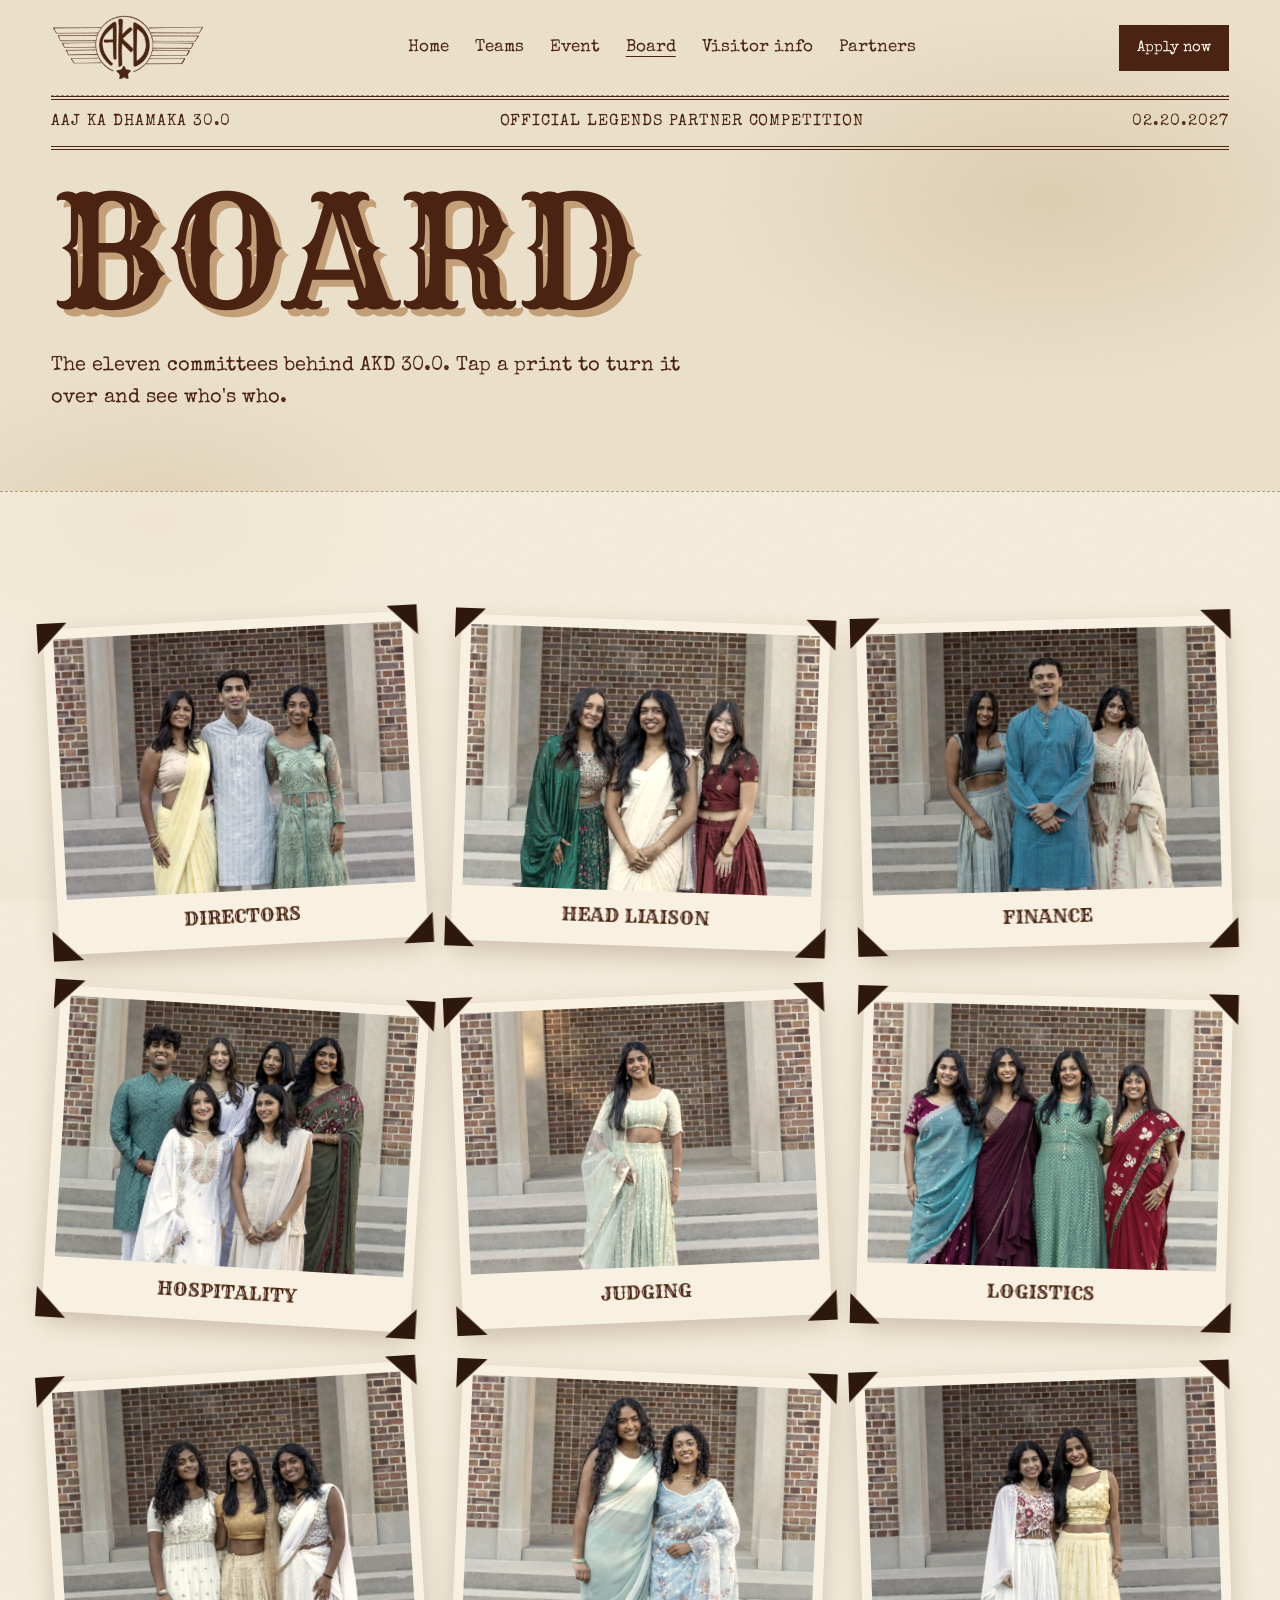
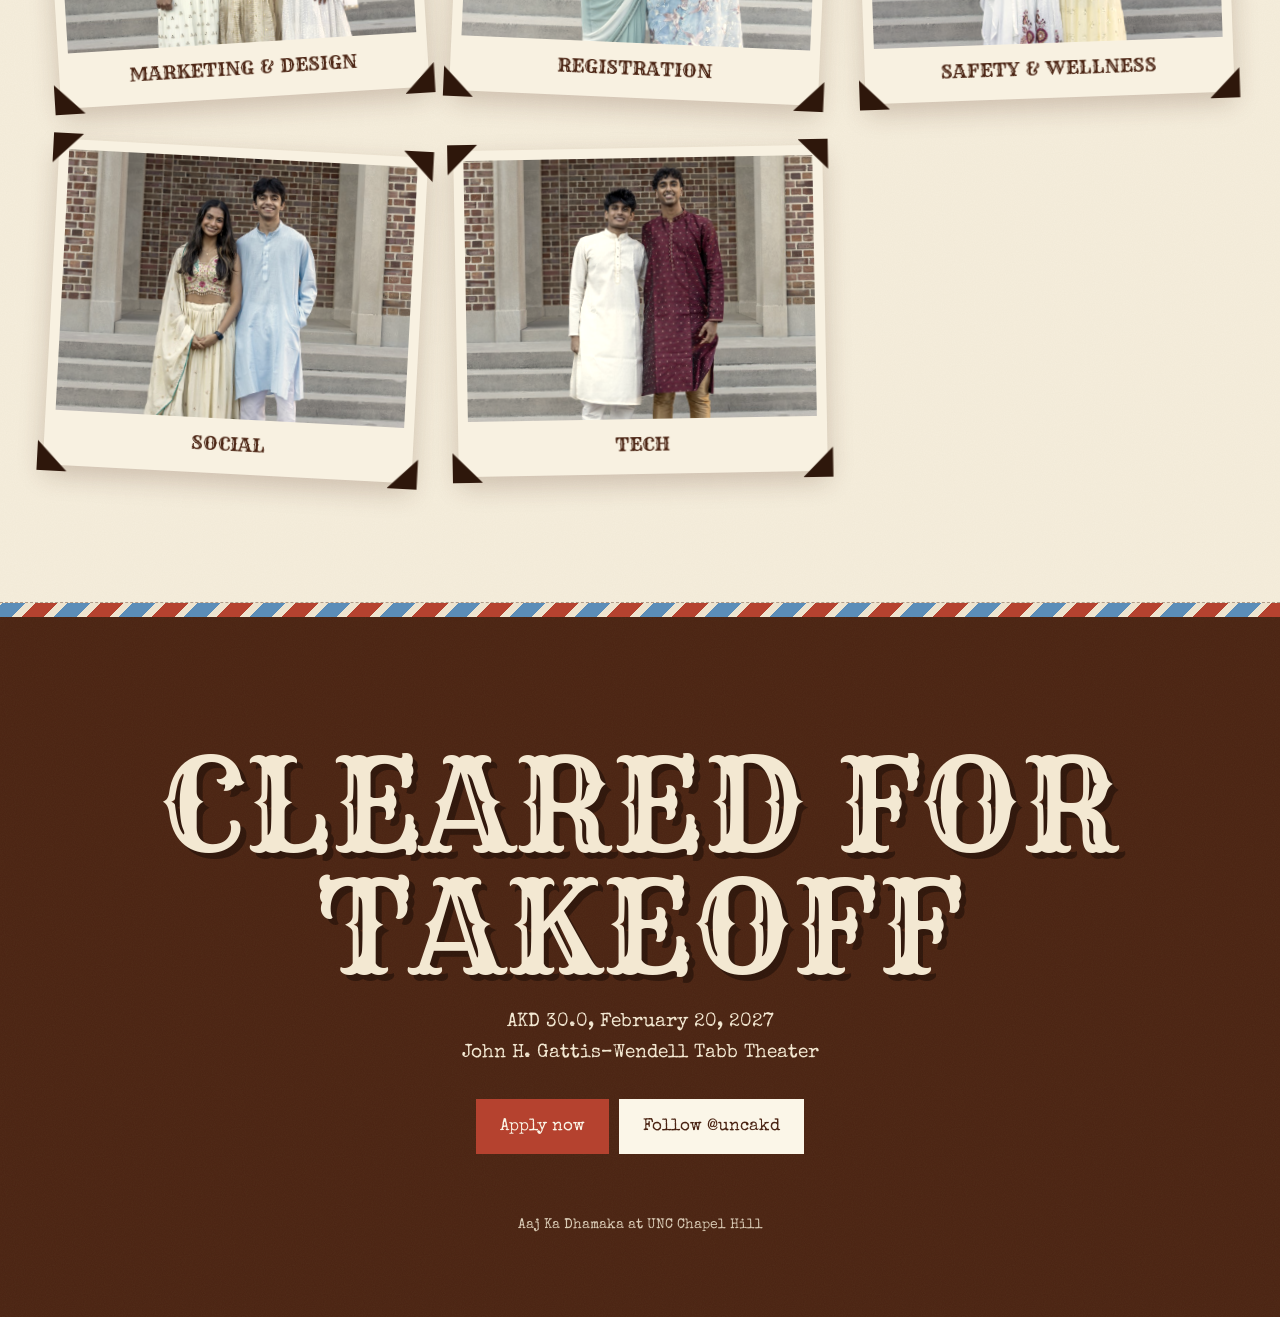
<file: board.html>
<!doctype html>
<html lang="en">
<head>
<meta charset="utf-8">
<meta name="viewport" content="width=device-width, initial-scale=1">
<title>Board | AKD 30.0</title>
<meta name="description" content="The committees behind AKD 30.0.">
<link rel="icon" type="image/png" href="assets/logo-brown.png">
<link rel="preconnect" href="https://fonts.googleapis.com">
<link rel="preconnect" href="https://fonts.gstatic.com" crossorigin>
<link href="https://fonts.googleapis.com/css2?family=Rye&family=Special+Elite&display=swap" rel="stylesheet">
<link rel="stylesheet" href="site.css">
<style>
/* Photo album: sepia prints held by black corner mounts, color on hover.
   Tapping a print turns it over to the names written on the back. */
.album { display: grid; grid-template-columns: repeat(3, 1fr); gap: 50px 36px; align-items: start; }
.flip { position: relative; perspective: 1400px; container-type: inline-size; }
.flip:hover, .flip:focus-within { z-index: 2; }
.flip .card { display: grid; transform-style: preserve-3d; transform: rotate(var(--tilt)) scale(1) rotateY(0deg); transition: transform .6s cubic-bezier(.3, .7, .2, 1); }
.flip:hover .card, .flip:focus-within .card { transform: rotate(0deg) scale(1.03) rotateY(0deg); }
.flip.is-flipped .card { transform: rotate(var(--tilt)) scale(1) rotateY(180deg); }
.flip.is-flipped:hover .card, .flip.is-flipped:focus-within .card { transform: rotate(0deg) scale(1.03) rotateY(180deg); }
.flip .side { grid-area: 1 / 1; backface-visibility: hidden; -webkit-backface-visibility: hidden; }
/* The whole print is one button; the names stay in the page for screen readers */
.flip-btn { position: absolute; inset: 0; z-index: 3; width: 100%; height: 100%; padding: 0; border: 0; background: transparent; cursor: pointer; }
.flip-btn:focus-visible { outline: 3px solid var(--air-red); outline-offset: 8px; }

/* Front: the photo */
.print { position: relative; display: flex; flex-direction: column; height: 100%; margin: 0; padding: 10px 10px 0; background: #F8F1E1; box-shadow: 0 10px 24px rgba(74, 35, 18, .22); }
.print .ph { aspect-ratio: 4 / 3; overflow: hidden; }
.print img { width: 100%; height: 100%; object-fit: cover; filter: sepia(.35) saturate(.9) contrast(1.03); transition: filter .4s; }
.flip:hover img, .flip:focus-within img { filter: none; }
/* Blank print for a committee whose photo isn't in yet */
.print .soon { display: grid; place-items: center; height: 100%; background: repeating-linear-gradient(-45deg, #EFE3C8 0 10px, #F4EAD3 10px 20px); color: var(--sepia); font-size: 15px; letter-spacing: .12em; text-transform: uppercase; }
.print figcaption { flex: 1; display: grid; place-items: center; padding: 10px 2px 14px; text-align: center; font-family: var(--display); text-transform: uppercase; font-size: clamp(16px, 1.5vw, 20px); }
.print i { position: absolute; width: 30px; height: 30px; background: var(--ink-deep); }
.print i:nth-of-type(1) { left: -6px; top: -6px; clip-path: polygon(0 0, 100% 0, 0 100%); }
.print i:nth-of-type(2) { right: -6px; top: -6px; clip-path: polygon(0 0, 100% 0, 100% 100%); }
.print i:nth-of-type(3) { left: -6px; bottom: -6px; clip-path: polygon(0 0, 100% 100%, 0 100%); }
.print i:nth-of-type(4) { right: -6px; bottom: -6px; clip-path: polygon(100% 0, 100% 100%, 0 100%); }

/* Back: names typed on ruled paper, left to right as they stand in the photo.
   Line spacing scales with the print's width so the longest list fits behind the photo. */
.back { --line: clamp(18px, 7.4cqw, 28px); position: relative; display: flex; flex-direction: column; padding: 18px 22px 14px; transform: rotateY(180deg); background: #F8F1E1; box-shadow: 0 10px 24px rgba(74, 35, 18, .22); }
.back h2 { margin: 0 0 4px; font-family: var(--display); font-weight: 400; text-transform: uppercase; font-size: clamp(18px, 1.7vw, 22px); line-height: 1.2; }
.back .meta { margin-bottom: 6px; font-size: 12px; letter-spacing: .12em; text-transform: uppercase; color: var(--sepia); }
/* Ruled lines sit under the names list so every name lands on a line */
.back .lines { border-top: 1px solid rgba(91, 141, 184, .25); background: repeating-linear-gradient(transparent 0 calc(var(--line) - 1px), rgba(91, 141, 184, .25) calc(var(--line) - 1px) var(--line)); }
.back .row-label { display: block; font-size: 12px; letter-spacing: .12em; text-transform: uppercase; color: var(--sepia); line-height: var(--line); }
.back ul { list-style: none; margin: 0; padding: 0; }
.back li { font-size: clamp(14px, 4.4cqw, 16px); line-height: var(--line); }
.back .stamp { position: absolute; right: 18px; bottom: 14px; padding: 4px 10px; border: 2px solid var(--air-red); color: var(--air-red); font-size: clamp(9px, 3.6cqw, 12px); letter-spacing: .12em; text-transform: uppercase; transform: rotate(-6deg); opacity: .8; }

@media (max-width: 900px) { .album { grid-template-columns: 1fr 1fr; } }
@media (max-width: 600px) { .album { grid-template-columns: 1fr; gap: 34px; padding: 0 8px; } }
@media (prefers-reduced-motion: reduce) { .flip .card, .print img { transition: none; } }
</style>
</head>
<body>

<header class="nav" data-page="board"></header>

<main>
  <section class="page-head">
    <div class="wrap">
      <div class="bar"><span>Aaj Ka Dhamaka 30.0</span><span>Official Legends partner competition</span><span>02.20.2027</span></div>
      <h1 class="cond">Board</h1>
      <p class="lede">The eleven committees behind AKD 30.0. Tap a print to turn it over and see who's who.</p>
    </div>
  </section>

  <section class="band-light">
    <div class="wrap">
      <div class="album" id="album"></div>
    </div>
  </section>
</main>

<footer class="footer"></footer>

<script src="assets/data.js"></script>
<script src="site.js"></script>
<script>
  const tilts = [-3, 2, -1.5, 3.5, -2.5, 1.5, -3.5, 2.5, -2, 3, -1, 2];
  // members is a left-to-right list, or { "Back row": [...], "Front row": [...] } for two rows
  const names = (members) => {
    if (!members) return '<ul><li>Names coming soon</li></ul>';
    const rows = Array.isArray(members) ? { "": members } : members;
    return Object.entries(rows).map(([label, people]) => {
      const heading = label || (people.length > 1 ? "Left to right" : "");
      return `${heading ? `<span class="row-label">${heading}</span>` : ""}<ul>${people.map((n) => `<li>${n}</li>`).join("")}</ul>`;
    }).join("");
  };
  const album = document.querySelector("#album");
  album.innerHTML = window.AKD.crew.map((c, i) => `
    <div class="flip" style="--tilt:${tilts[i % tilts.length]}deg">
      <div class="card">
        <figure class="side print">
          <i></i><i></i><i></i><i></i>
          <div class="ph">${c.img ? `<img src="assets/board/${c.img}" alt="The ${c.committee} committee" loading="lazy">` : '<span class="soon">Photo coming soon</span>'}</div>
          <figcaption>${c.committee}</figcaption>
        </figure>
        <div class="side back">
          <h2>${c.committee}</h2>
          <span class="meta">AKD 30.0 board</span>
          <div class="lines">${names(c.members)}</div>
          <span class="stamp" aria-hidden="true">Chapel Hill</span>
        </div>
      </div>
      <button class="flip-btn" type="button" aria-pressed="false" aria-label="Turn over the ${c.committee} photo"></button>
    </div>`).join("");
  album.addEventListener("click", (e) => {
    const btn = e.target.closest(".flip-btn");
    if (!btn) return;
    const on = btn.getAttribute("aria-pressed") !== "true";
    btn.setAttribute("aria-pressed", on);
    btn.parentElement.classList.toggle("is-flipped", on);
  });
</script>
</body>
</html>
</file>
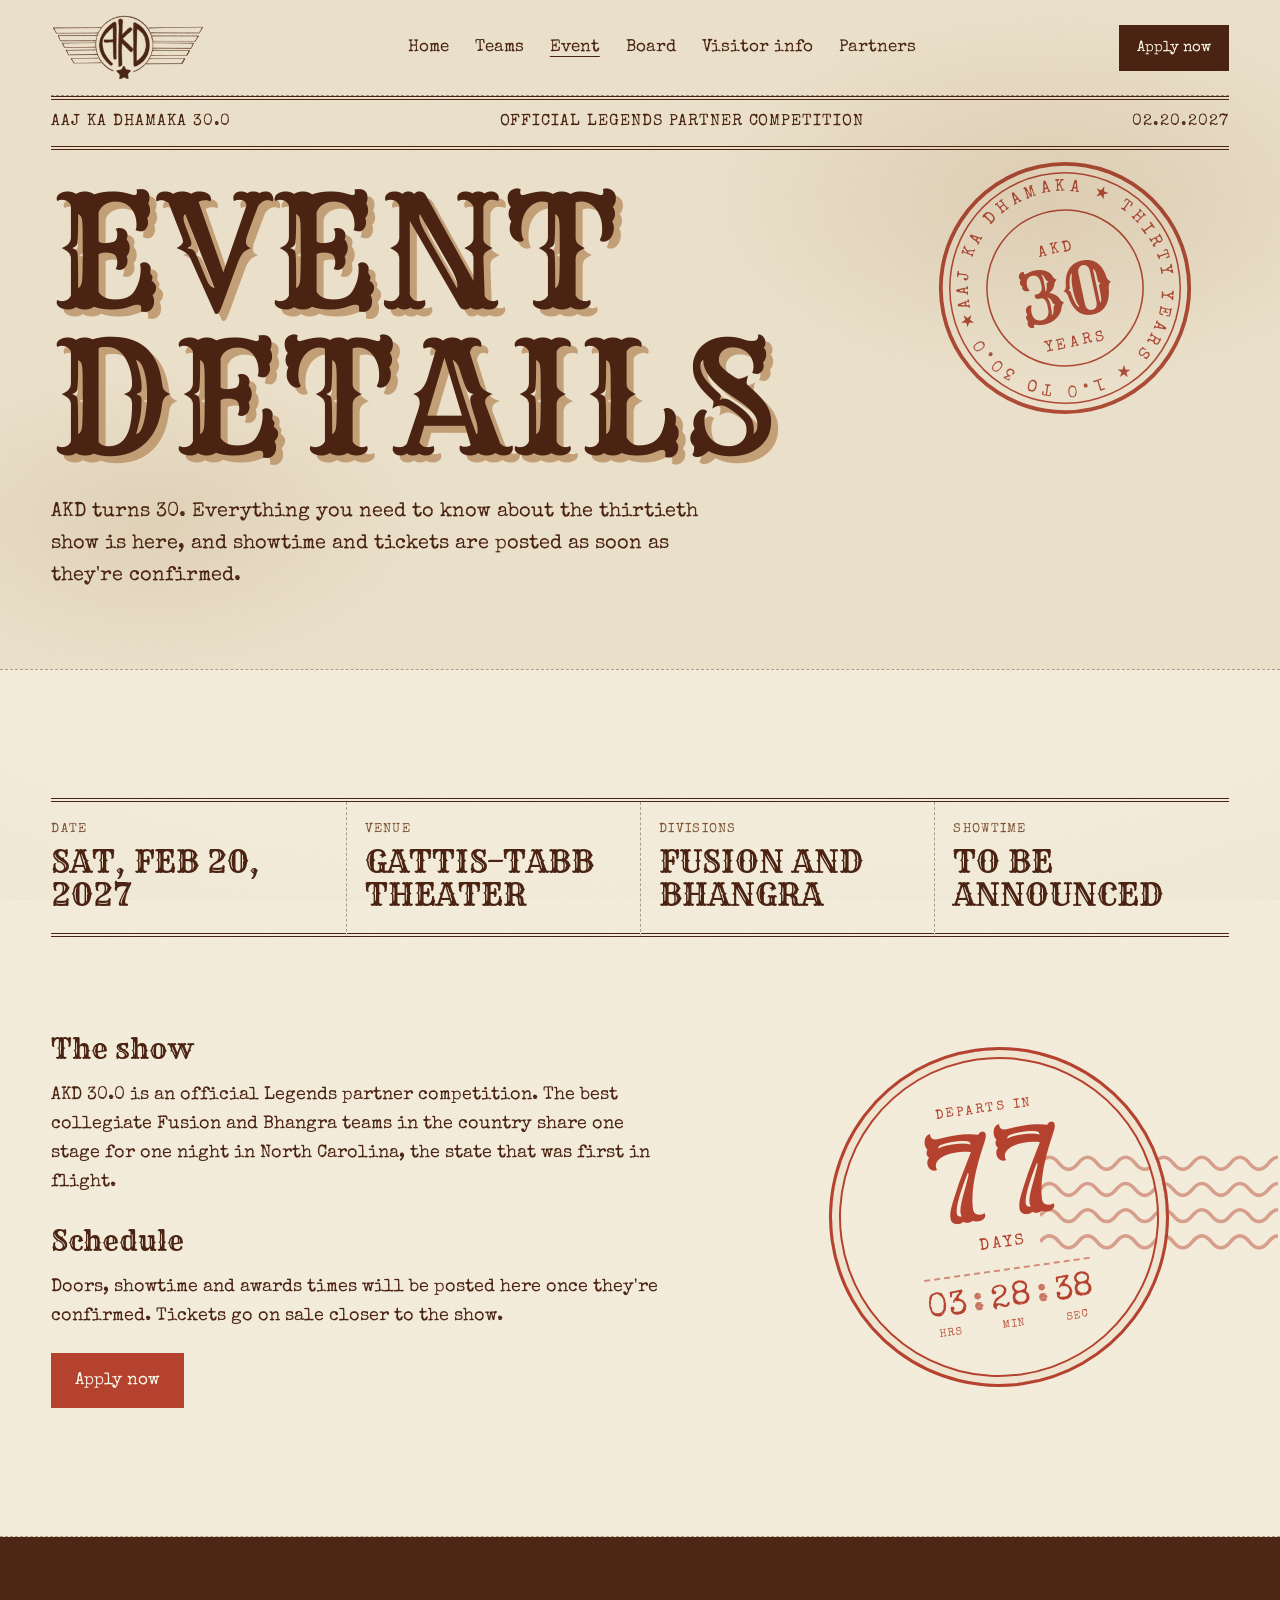
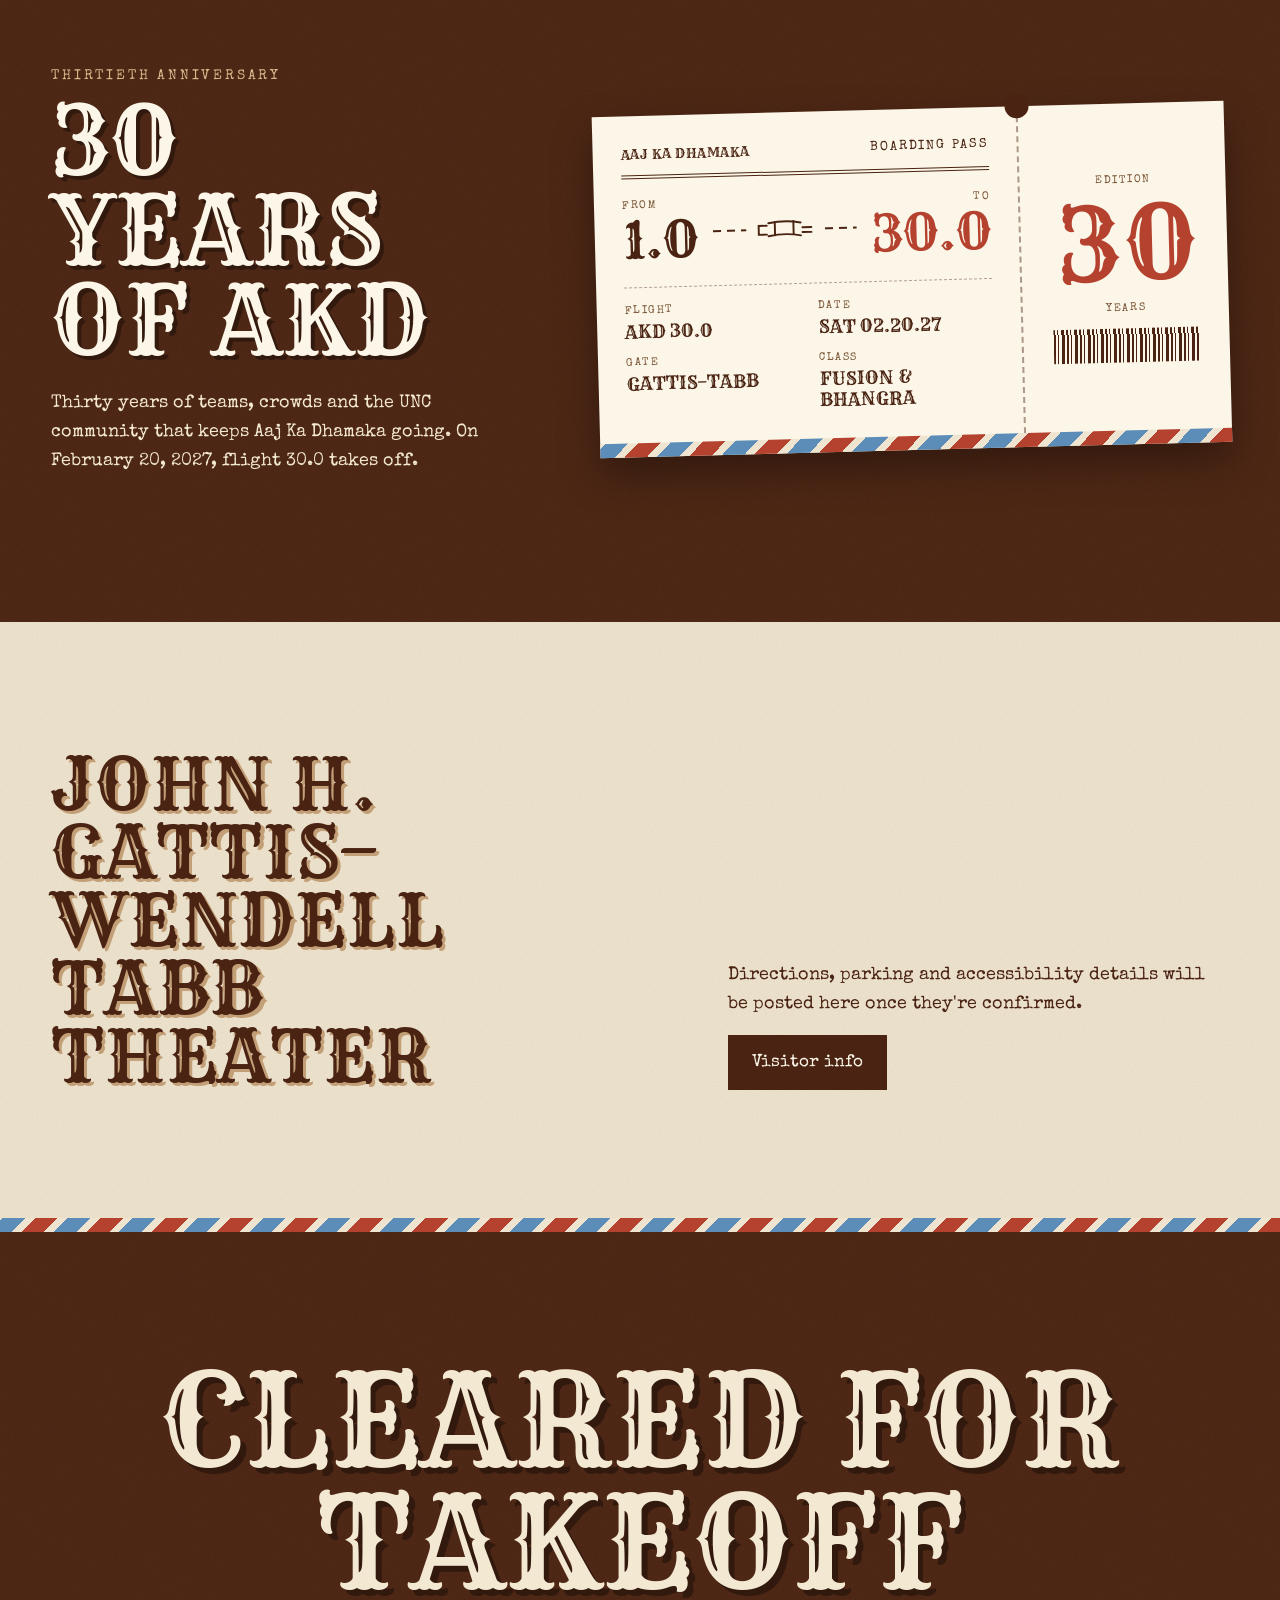
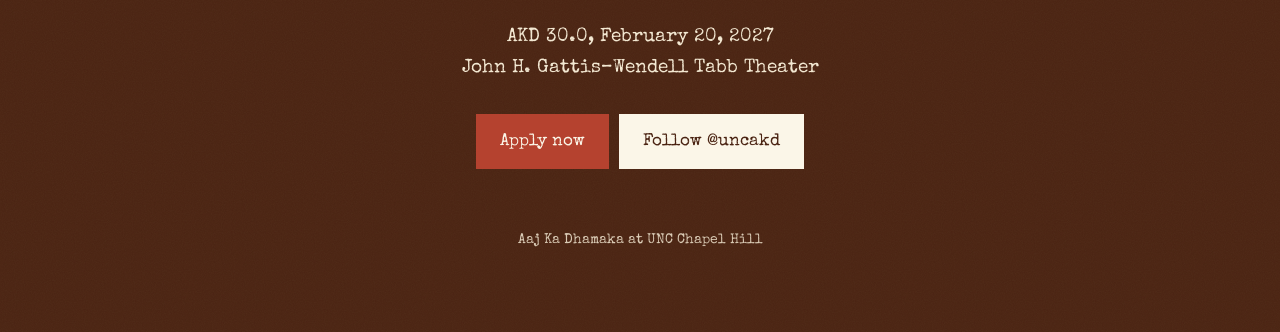
<file: event.html>
<!doctype html>
<html lang="en">
<head>
<meta charset="utf-8">
<meta name="viewport" content="width=device-width, initial-scale=1">
<title>Event details | AKD 30.0</title>
<meta name="description" content="Date, venue and divisions for AKD 30.0.">
<link rel="icon" type="image/png" href="assets/logo-brown.png">
<link rel="preconnect" href="https://fonts.googleapis.com">
<link rel="preconnect" href="https://fonts.gstatic.com" crossorigin>
<link href="https://fonts.googleapis.com/css2?family=Rye&family=Special+Elite&display=swap" rel="stylesheet">
<link rel="stylesheet" href="site.css">
<style>
.event-grid { margin: 0; display: grid; grid-template-columns: repeat(4, 1fr); border-top: 4px double var(--ink); }
.event-grid div { padding: 18px 18px 22px 0; border-bottom: 4px double var(--ink); }
.event-grid div + div { padding-left: 18px; border-left: 1.5px dashed rgba(74, 35, 18, .4); }
.event-grid dt { font-size: 13px; letter-spacing: .1em; text-transform: uppercase; color: var(--sepia); }
.event-grid dd { margin: 6px 0 0; font-family: var(--display); text-transform: uppercase; font-size: clamp(22px, 2.4vw, 34px); line-height: 1.05; }

.show { display: grid; grid-template-columns: 1.4fr 1fr; gap: clamp(30px, 6vw, 90px); align-items: center; margin-top: clamp(50px, 7vw, 90px); }
.show h3 { margin: 0 0 10px; font-family: var(--display); font-weight: 400; font-size: 28px; }
.show p { margin: 0 0 22px; max-width: 56ch; font-size: 18px; }

/* Countdown as a red postmark: double ring, typed numbers, wavy cancel lines */
.mark { position: relative; justify-self: center; width: clamp(270px, 28vw, 340px); }
.count { position: relative; z-index: 1; aspect-ratio: 1; border-radius: 50%; color: var(--air-red); transform: rotate(-8deg);
  border: 3px solid var(--air-red); box-shadow: inset 0 0 0 7px var(--paper), inset 0 0 0 9px var(--air-red);
  display: grid; place-content: center; text-align: center; }
.count .label { font-size: 13px; letter-spacing: .2em; text-transform: uppercase; }
.count b { display: block; font-family: var(--display); font-weight: 400; font-size: clamp(84px, 9vw, 116px); line-height: .9; margin: 4px 0; }
.count > span { font-size: 16px; letter-spacing: .14em; text-transform: uppercase; }
.clock { display: flex; justify-content: center; gap: 6px; margin-top: 12px; padding-top: 12px; border-top: 2px dashed rgba(181, 66, 47, .55); }
.clock div { min-width: 2.6ch; }
.clock strong { display: block; font-family: var(--type); font-weight: 400; font-size: clamp(26px, 2.8vw, 34px); line-height: 1; font-variant-numeric: tabular-nums; }
.clock small { display: block; font-size: 11px; letter-spacing: .1em; text-transform: uppercase; opacity: .85; }
.clock i { font-style: normal; font-size: clamp(26px, 2.8vw, 34px); line-height: 1; opacity: .7; }
.waves { position: absolute; z-index: 0; left: 62%; top: 30%; width: 70%; color: var(--air-red); opacity: .45; }

/* 30th anniversary seal beside the page title */
.page-head .wrap { position: relative; }
.seal { position: absolute; right: 3%; top: 64px; width: clamp(92px, 20vw, 260px); color: var(--air-red); opacity: .9; transform: rotate(-12deg); mix-blend-mode: multiply; }
.seal text { font-family: var(--type); fill: currentColor; }
.seal .num { font-family: var(--display); }

/* 30 years: a commemorative boarding pass for flight 30.0; the stub's counter rolls up to 30 */
.thirty-grid { display: grid; grid-template-columns: 1fr 1.35fr; gap: clamp(36px, 6vw, 90px); align-items: center; }
.thirty-grid > * { min-width: 0; }
.thirty h2 { margin-bottom: 22px; color: var(--paper-3); }
.thirty p { margin: 0 0 18px; max-width: 46ch; font-size: 18px; }
.thirty .kicker { margin-bottom: 10px; font-size: 14px; letter-spacing: .2em; text-transform: uppercase; color: #D8B98C; }
.pass { display: grid; grid-template-columns: 1fr auto; color: var(--ink); background: var(--paper-3); box-shadow: 0 18px 40px rgba(0, 0, 0, .35); transform: rotate(-1.5deg); }
.pass .airmail-edge { grid-column: 1 / -1; }
.pass-main { padding: clamp(18px, 2.4vw, 28px); }
.pass-top { display: flex; justify-content: space-between; gap: 12px; padding-bottom: 10px; border-bottom: 4px double var(--ink); font-size: 13px; letter-spacing: .14em; text-transform: uppercase; }
.pass-top b { font-family: var(--display); font-weight: 400; letter-spacing: .04em; }
.pass small, .pass dt { display: block; font-size: 11px; letter-spacing: .14em; text-transform: uppercase; color: var(--sepia); }
.route { display: grid; grid-template-columns: auto 1fr auto; align-items: center; gap: 14px; margin: 18px 0; }
.route b { font-family: var(--display); font-weight: 400; font-size: clamp(34px, 4vw, 54px); line-height: 1; }
.route .to { text-align: right; }
.route .to b { color: var(--air-red); }
.route .path { position: relative; height: 2px; background: repeating-linear-gradient(90deg, var(--ink) 0 8px, transparent 8px 14px); }
.route svg { position: absolute; left: 50%; top: 50%; width: clamp(56px, 6vw, 84px); padding: 0 6px; background: var(--paper-3); transform: translate(-50%, -50%); }
.pass-fields { display: grid; grid-template-columns: repeat(2, 1fr); gap: 12px 18px; margin: 0; padding-top: 14px; border-top: 1.5px dashed rgba(74, 35, 18, .4); }
.pass-fields dd { margin: 2px 0 0; font-family: var(--display); text-transform: uppercase; font-size: clamp(15px, 1.4vw, 19px); line-height: 1.15; }
.pass-stub { position: relative; display: grid; justify-items: center; align-content: center; gap: 4px; padding: 20px clamp(18px, 2.4vw, 30px); border-left: 2px dashed rgba(74, 35, 18, .45); text-align: center; }
/* Punched notch where the stub tears off */
.pass-stub::before, .pass-stub::after { content: ""; position: absolute; left: -13px; top: -12px; width: 24px; height: 24px; border-radius: 50%; background: var(--ink); }
.pass-stub::after { display: none; }
.odo { display: flex; font-family: var(--display); font-size: clamp(76px, 8vw, 116px); line-height: 1; color: var(--air-red); }
.odo .win { display: block; height: 1em; overflow: hidden; }
.odo .reel { display: block; transform: translateY(calc(var(--to) * -1em)); }
.odo .reel span { display: block; height: 1em; }
.odo.ready .reel { transform: translateY(0); }
.odo.go .reel { transform: translateY(calc(var(--to) * -1em)); transition: transform 2.6s cubic-bezier(.2, .7, .1, 1); }
.barcode { width: 100%; min-width: 110px; height: 34px; margin-top: 8px; background: repeating-linear-gradient(90deg, var(--ink) 0 2px, transparent 2px 4px, var(--ink) 4px 5px, transparent 5px 8px, var(--ink) 8px 11px, transparent 11px 13px); }

.venue { display: grid; grid-template-columns: 1.2fr 1fr; gap: clamp(30px, 6vw, 90px); align-items: end; }
.venue .name { margin: 0; font-size: clamp(42px, 5.6vw, 84px); }
.venue p { margin: 0 0 16px; font-size: 18px; max-width: 46ch; }

@media (max-width: 900px) {
  .event-grid { grid-template-columns: 1fr 1fr; }
  .event-grid div:nth-child(3) { padding-left: 0; border-left: 0; }
  .show, .venue, .thirty-grid { grid-template-columns: 1fr; }
  .waves { display: none; }
}
@media (prefers-reduced-motion: reduce) {
  .odo.go .reel { transition: none; }
}
@media (max-width: 600px) {
  .event-grid { grid-template-columns: 1fr; }
  .event-grid div + div { padding-left: 0; border-left: 0; }
  /* Phones: the seal sits beside the intro instead of over the title, and the stub tears off below the pass */
  .page-head .wrap { display: flow-root; }
  .seal { position: static; float: right; width: 96px; margin: 18px 0 8px 14px; }
  .pass { grid-template-columns: 1fr; transform: rotate(-1deg); }
  .pass-stub { border-left: 0; border-top: 2px dashed rgba(74, 35, 18, .45); }
  .pass-stub::before { left: -12px; top: -13px; }
  .pass-stub::after { display: block; left: auto; right: -12px; top: -13px; }
  .pass-fields dd { font-size: 15px; }
}
</style>
</head>
<body>

<header class="nav" data-page="event"></header>

<main>
  <section class="page-head">
    <div class="wrap">
      <div class="bar"><span>Aaj Ka Dhamaka 30.0</span><span>Official Legends partner competition</span><span>02.20.2027</span></div>
      <h1 class="cond">Event details</h1>
      <svg class="seal" viewBox="0 0 200 200" role="img" aria-label="30 years of Aaj Ka Dhamaka">
        <defs><path id="ring" d="M100 100 m-76 0 a76 76 0 1 1 152 0 a76 76 0 1 1 -152 0"/></defs>
        <g fill="none" stroke="currentColor"><circle cx="100" cy="100" r="97" stroke-width="3"/><circle cx="100" cy="100" r="90" stroke-width="1.2"/><circle cx="100" cy="100" r="61" stroke-width="1.2"/></g>
        <text font-size="13"><textPath href="#ring" textLength="474" lengthAdjust="spacing">AAJ KA DHAMAKA ★ THIRTY YEARS ★ 1.0 TO 30.0 ★</textPath></text>
        <text x="100" y="72" text-anchor="middle" font-size="12" letter-spacing="3">AKD</text>
        <text class="num" x="100" y="124" text-anchor="middle" font-size="56">30</text>
        <text x="100" y="146" text-anchor="middle" font-size="12" letter-spacing="3">YEARS</text>
      </svg>
      <p class="lede">AKD turns 30. Everything you need to know about the thirtieth show is here, and showtime and tickets are posted as soon as they're confirmed.</p>
    </div>
  </section>

  <section class="band-light">
    <div class="wrap">
      <dl class="event-grid">
        <div><dt>Date</dt><dd>Sat, Feb 20, 2027</dd></div>
        <div><dt>Venue</dt><dd>Gattis–Tabb Theater</dd></div>
        <div><dt>Divisions</dt><dd>Fusion and Bhangra</dd></div>
        <div><dt>Showtime</dt><dd>To be announced</dd></div>
      </dl>
      <div class="show">
        <div>
          <h3>The show</h3>
          <p>AKD 30.0 is an official Legends partner competition. The best collegiate Fusion and Bhangra teams in the country share one stage for one night in North Carolina, the state that was first in flight.</p>
          <h3>Schedule</h3>
          <p>Doors, showtime and awards times will be posted here once they're confirmed. Tickets go on sale closer to the show.</p>
          <a class="btn btn-red" href="index.html#apply">Apply now</a>
        </div>
        <div class="mark">
          <svg class="waves" viewBox="0 0 200 90" aria-hidden="true"><g fill="none" stroke="currentColor" stroke-width="3"><path d="M0 12 q8 -10 16 0 t16 0 t16 0 t16 0 t16 0 t16 0 t16 0 t16 0 t16 0 t16 0 t16 0 t16 0 t16 0"/><path d="M0 34 q8 -10 16 0 t16 0 t16 0 t16 0 t16 0 t16 0 t16 0 t16 0 t16 0 t16 0 t16 0 t16 0 t16 0"/><path d="M0 56 q8 -10 16 0 t16 0 t16 0 t16 0 t16 0 t16 0 t16 0 t16 0 t16 0 t16 0 t16 0 t16 0 t16 0"/><path d="M0 78 q8 -10 16 0 t16 0 t16 0 t16 0 t16 0 t16 0 t16 0 t16 0 t16 0 t16 0 t16 0 t16 0 t16 0"/></g></svg>
          <div class="count" role="timer" aria-label="Time until the show">
            <span class="label">Departs in</span>
            <b id="cd-d">125</b><span>days</span>
            <div class="clock">
              <div><strong id="cd-h">00</strong><small>hrs</small></div><i>:</i>
              <div><strong id="cd-m">00</strong><small>min</small></div><i>:</i>
              <div><strong id="cd-s">00</strong><small>sec</small></div>
            </div>
          </div>
        </div>
      </div>
    </div>
  </section>

  <section class="band-ink thirty">
    <div class="wrap thirty-grid">
      <div>
        <p class="kicker">Thirtieth anniversary</p>
        <h2 class="cond">30 years of AKD</h2>
        <p>Thirty years of teams, crowds and the UNC community that keeps Aaj Ka Dhamaka going. On February 20, 2027, flight 30.0 takes off.</p>
      </div>
      <div class="pass">
        <div class="pass-main">
          <div class="pass-top"><b>Aaj Ka Dhamaka</b><span>Boarding pass</span></div>
          <div class="route">
            <div><small>From</small><b>1.0</b></div>
            <div class="path"><svg viewBox="-40 -16 80 32" aria-hidden="true"><g fill="none" stroke="currentColor" stroke-width="2.4" stroke-linecap="round"><path d="M-20 -8 Q0 -12 20 -8 M-20 8 Q0 4 20 8"/><path d="M-12 -9 V7 M11 -10 V6"/><path d="M22 -2 h11 M22 4 h11 M-22 -5 h-10 v11 h10"/></g></svg></div>
            <div class="to"><small>To</small><b>30.0</b></div>
          </div>
          <dl class="pass-fields">
            <div><dt>Flight</dt><dd>AKD 30.0</dd></div>
            <div><dt>Date</dt><dd>Sat 02.20.27</dd></div>
            <div><dt>Gate</dt><dd>Gattis–Tabb</dd></div>
            <div><dt>Class</dt><dd>Fusion &amp; Bhangra</dd></div>
          </dl>
        </div>
        <div class="pass-stub">
          <small>Edition</small>
          <span class="odo" id="odo" role="img" aria-label="30">
            <span class="win" aria-hidden="true"><span class="reel" style="--to:3"><span>0</span><span>1</span><span>2</span><span>3</span></span></span>
            <span class="win" aria-hidden="true"><span class="reel" style="--to:30"></span></span>
          </span>
          <small>Years</small>
          <span class="barcode" aria-hidden="true"></span>
        </div>
        <div class="airmail-edge" aria-hidden="true"></div>
      </div>
    </div>
  </section>

  <section class="band-plain">
    <div class="wrap venue">
      <p class="name cond">John H. Gattis–Wendell Tabb Theater</p>
      <div>
        <p>Directions, parking and accessibility details will be posted here once they're confirmed.</p>
        <a class="btn btn-ink" href="visit.html">Visitor info</a>
      </div>
    </div>
  </section>
</main>

<footer class="footer"></footer>

<script src="assets/data.js"></script>
<script src="site.js"></script>
<script>
  // Live countdown to show day (midnight Eastern on Feb 20, 2027; showtime is still TBA)
  (() => {
    const target = new Date("2027-02-20T00:00:00-05:00").getTime();
    const pad = (n) => String(n).padStart(2, "0");
    const el = (id) => document.getElementById(id);
    function tick() {
      let t = Math.max(0, Math.floor((target - Date.now()) / 1000));
      const d = Math.floor(t / 86400); t -= d * 86400;
      const h = Math.floor(t / 3600); t -= h * 3600;
      const m = Math.floor(t / 60), s = t - m * 60;
      el("cd-d").textContent = d; el("cd-h").textContent = pad(h); el("cd-m").textContent = pad(m); el("cd-s").textContent = pad(s);
    }
    tick(); setInterval(tick, 1000);
  })();

  // The edition counter rolls from 00 up to 30 when the pass scrolls into view.
  // The ones reel spins through 0–9 three times and lands on 0.
  (() => {
    const odo = document.getElementById("odo");
    odo.querySelector('[style="--to:30"]').innerHTML = Array.from({ length: 31 }, (_, i) => `<span>${i % 10}</span>`).join("");
    if (!("IntersectionObserver" in window) || matchMedia("(prefers-reduced-motion: reduce)").matches) return;
    odo.classList.add("ready");
    const io = new IntersectionObserver((es) => {
      if (es[0].isIntersecting) { odo.classList.add("go"); io.disconnect(); }
    }, { threshold: .4 });
    io.observe(odo);
  })();
</script>
</body>
</html>
</file>
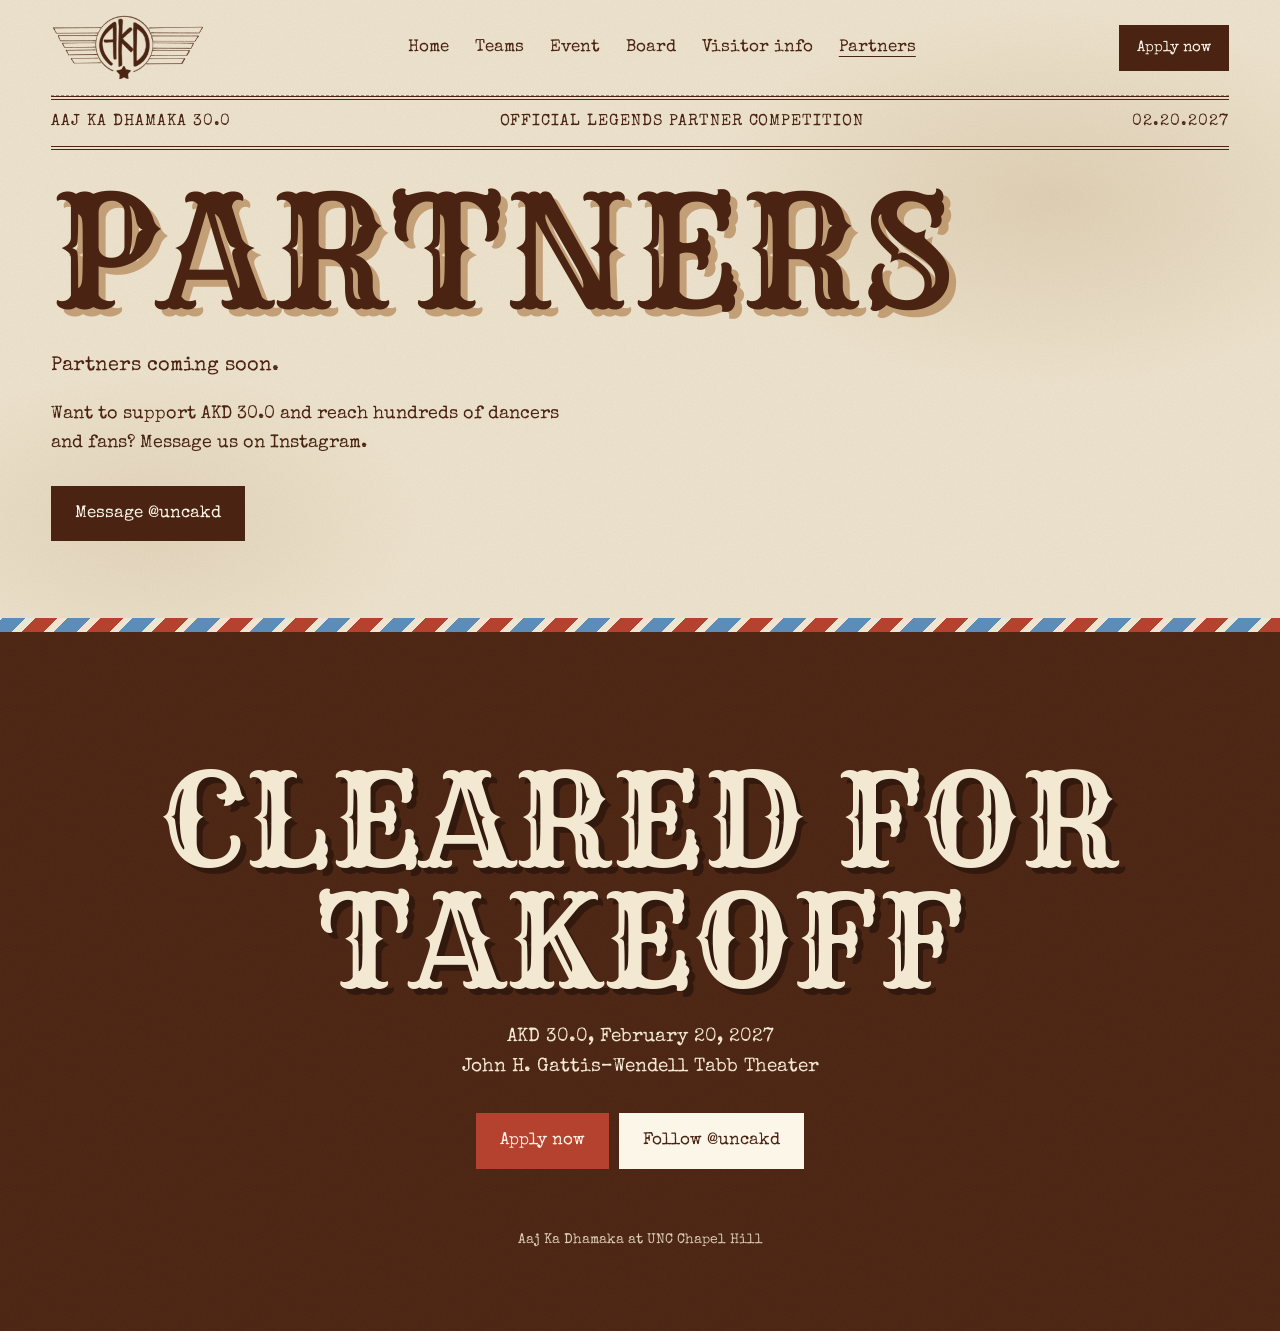
<file: partners.html>
<!doctype html>
<html lang="en">
<head>
<meta charset="utf-8">
<meta name="viewport" content="width=device-width, initial-scale=1">
<title>Partners | AKD 30.0</title>
<meta name="description" content="Partners of AKD 30.0, coming soon.">
<link rel="icon" type="image/png" href="assets/logo-brown.png">
<link rel="preconnect" href="https://fonts.googleapis.com">
<link rel="preconnect" href="https://fonts.gstatic.com" crossorigin>
<link href="https://fonts.googleapis.com/css2?family=Rye&family=Special+Elite&display=swap" rel="stylesheet">
<link rel="stylesheet" href="site.css">
<style>
/* "Partners" is one long word, so let it shrink below the usual minimum on small phones */
.page-head h1 { font-size: clamp(min(64px, 15vw), 12vw, 180px); }
.page-head .ask { max-width: 48ch; margin: 18px 0 28px; font-size: 18px; }
</style>
</head>
<body>

<header class="nav" data-page="partners"></header>

<main>
  <section class="page-head">
    <div class="wrap">
      <div class="bar"><span>Aaj Ka Dhamaka 30.0</span><span>Official Legends partner competition</span><span>02.20.2027</span></div>
      <h1 class="cond">Partners</h1>
      <p class="lede">Partners coming soon.</p>
      <p class="ask">Want to support AKD 30.0 and reach hundreds of dancers and fans? Message us on Instagram.</p>
      <a class="btn btn-ink" href="https://www.instagram.com/uncakd/">Message @uncakd</a>
    </div>
  </section>
</main>

<footer class="footer"></footer>

<script src="assets/data.js"></script>
<script src="site.js"></script>
</body>
</html>
</file>
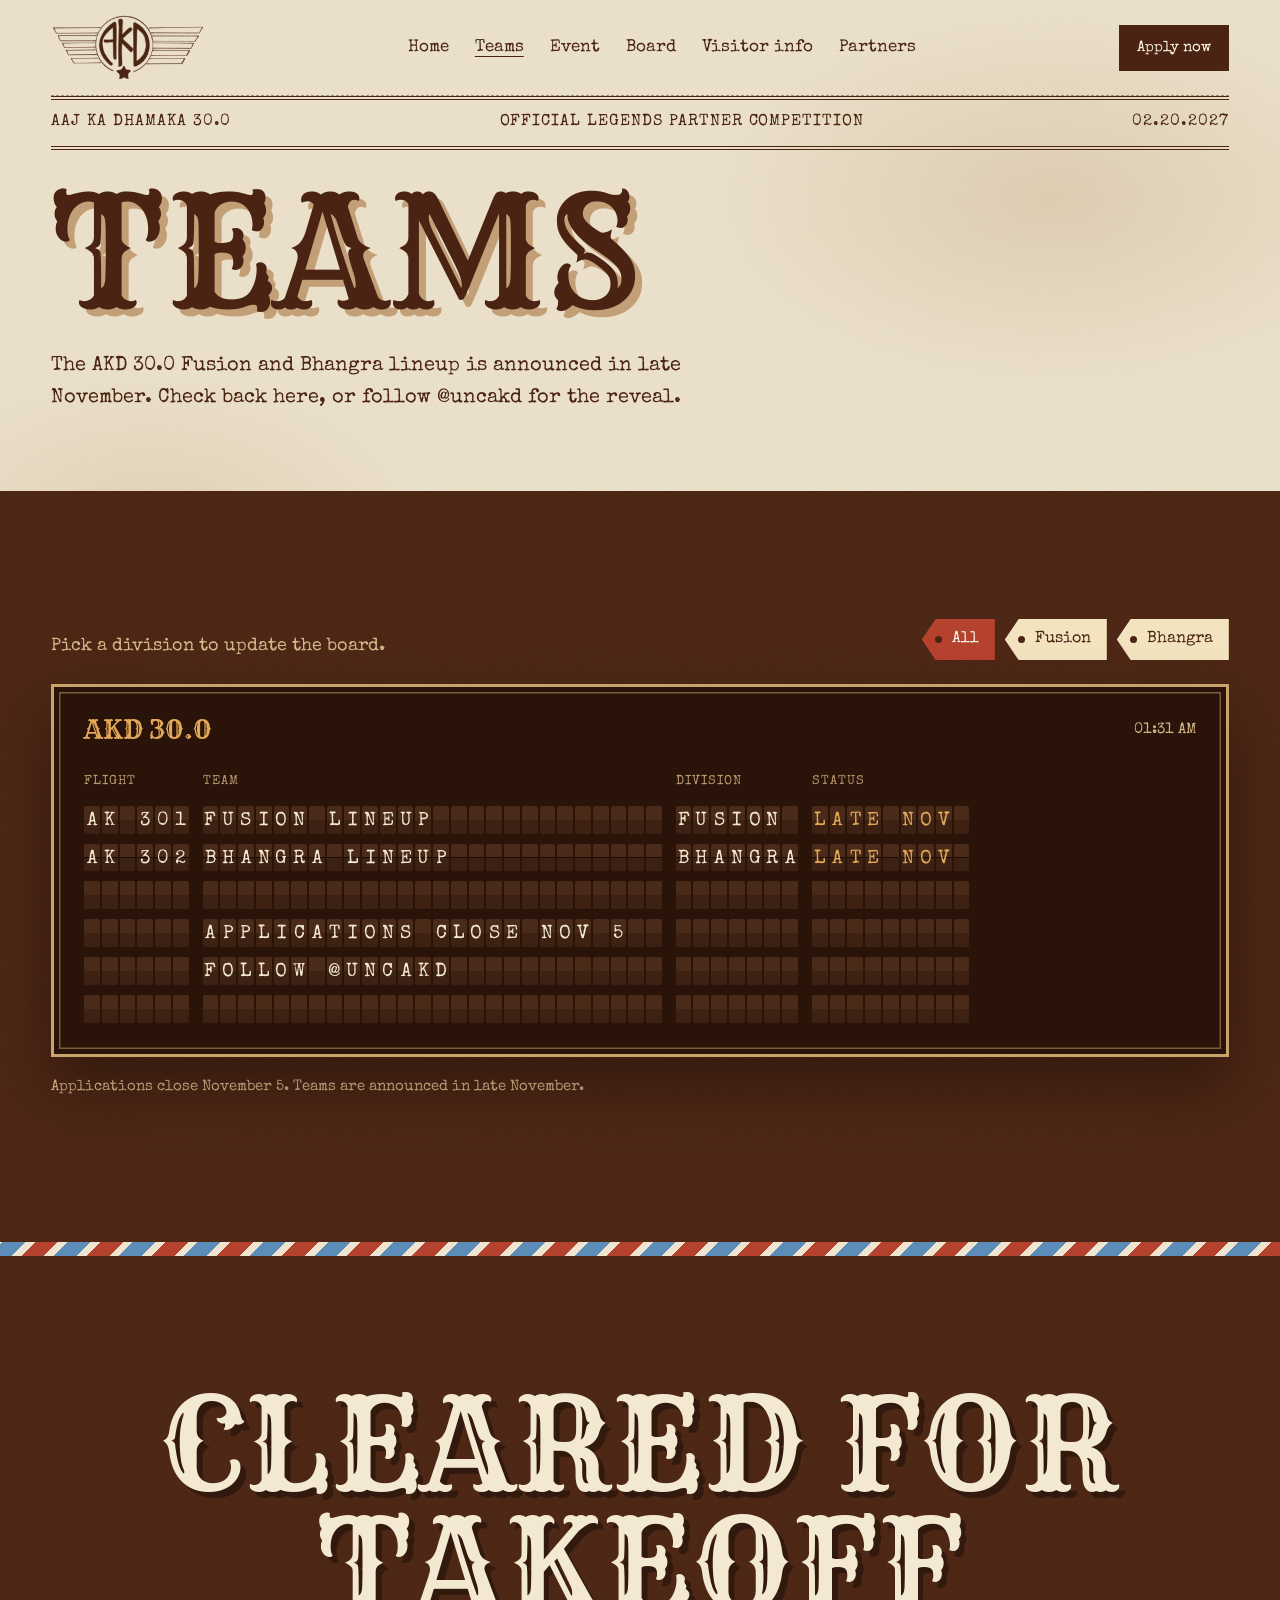
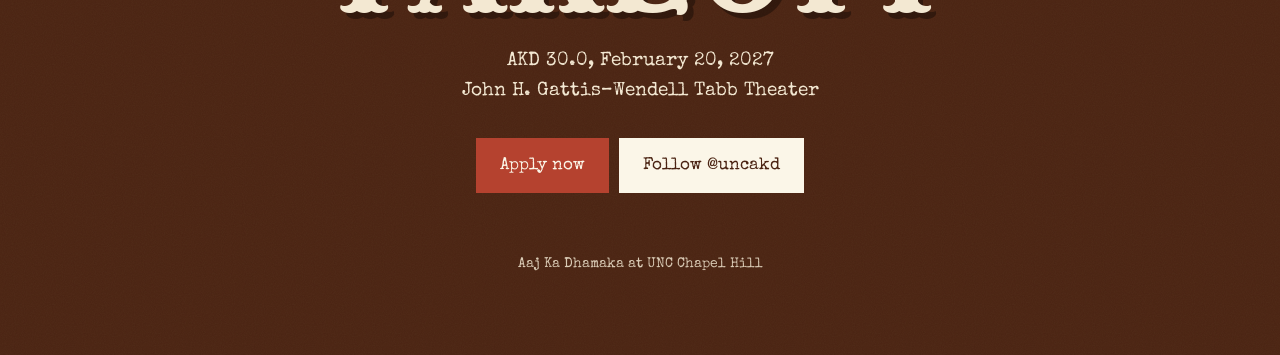
<file: teams.html>
<!doctype html>
<html lang="en">
<head>
<meta charset="utf-8">
<meta name="viewport" content="width=device-width, initial-scale=1">
<title>Teams | AKD 30.0</title>
<meta name="description" content="Every team competing at AKD 30.0.">
<link rel="icon" type="image/png" href="assets/logo-brown.png">
<link rel="preconnect" href="https://fonts.googleapis.com">
<link rel="preconnect" href="https://fonts.gstatic.com" crossorigin>
<link href="https://fonts.googleapis.com/css2?family=Rye&family=Special+Elite&display=swap" rel="stylesheet">
<link rel="stylesheet" href="site.css">
<style>
.board-head { display: flex; justify-content: space-between; align-items: end; gap: 20px; flex-wrap: wrap; margin-bottom: 24px; }
.board-head p { margin: 0; color: #D8B98C; max-width: 52ch; }
.tabs { display: flex; gap: 10px; flex-wrap: wrap; }
/* Luggage-tag filter buttons */
.tabs button { position: relative; font: inherit; font-size: 16px; color: var(--ink); background: var(--paper-2); border: 0; padding: 8px 16px 8px 30px; cursor: pointer;
  clip-path: polygon(14px 0, 100% 0, 100% 100%, 14px 100%, 0 50%); }
.tabs button::before { content: ""; position: absolute; left: 13px; top: 50%; width: 7px; height: 7px; margin-top: -3.5px; border-radius: 50%; background: var(--ink); }
.tabs button[aria-pressed="true"] { background: var(--air-red); color: var(--paper-3); }

/* Split-flap board in old railway-station browns */
.board { position: relative; background: #2A1409; padding: 22px clamp(14px, 2.5vw, 30px) 26px; overflow-x: auto;
  border: 3px solid #C9A46A; box-shadow: inset 0 0 0 5px #2A1409, inset 0 0 0 6.5px rgba(201, 164, 106, .5), 0 30px 60px rgba(0, 0, 0, .35); }
.board-title { display: flex; justify-content: space-between; align-items: center; margin-bottom: 16px; }
.board-title span { font-family: var(--display); font-size: 26px; color: #E3A857; }
.board-title time { color: #D8B98C; font-size: 15px; font-variant-numeric: tabular-nums; }
.row { display: flex; gap: 14px; padding: 5px 0; min-width: max-content; }
.row.head { color: #B89870; font-size: 13px; letter-spacing: .08em; text-transform: uppercase; padding-bottom: 8px; }
.cells { position: relative; display: flex; gap: 2px; }
.cell { --s: clamp(12px, 1.5vw, 22px); width: calc(var(--s) * .82); height: calc(var(--s) * 1.45); display: grid; place-items: center;
  font-family: var(--type); font-size: var(--s); text-transform: uppercase; color: #F3E8D2;
  background: linear-gradient(#4A2A18 0 49%, #1A0C05 49% 51%, #3D2213 51%); border-radius: 2px; }
.status .cell { color: #E3A857; }
.status.on-time .cell { color: #B7D3A2; }
.sr { position: absolute; width: 1px; height: 1px; overflow: hidden; clip: rect(0 0 0 0); }
.board-note { margin-top: 18px; color: #D8B98C; font-size: 15px; }
</style>
</head>
<body>

<header class="nav" data-page="teams"></header>

<main>
  <section class="page-head">
    <div class="wrap">
      <div class="bar"><span>Aaj Ka Dhamaka 30.0</span><span>Official Legends partner competition</span><span>02.20.2027</span></div>
      <h1 class="cond">Teams</h1>
      <p class="lede">The AKD 30.0 Fusion and Bhangra lineup is announced in late November. Check back here, or follow @uncakd for the reveal.</p>
    </div>
  </section>

  <section class="band-ink">
    <div class="wrap">
      <div class="board-head">
        <p>Pick a division to update the board.</p>
        <div class="tabs" role="group" aria-label="Division">
          <button type="button" data-div="all" aria-pressed="true">All</button>
          <button type="button" data-div="Fusion" aria-pressed="false">Fusion</button>
          <button type="button" data-div="Bhangra" aria-pressed="false">Bhangra</button>
        </div>
      </div>
      <div class="board" id="board" role="table" aria-label="Teams">
        <div class="board-title"><span>AKD 30.0</span><time id="clock"></time></div>
        <div id="rows"></div>
      </div>
      <p class="board-note">Applications close November 5. Teams are announced in late November.</p>
    </div>
  </section>
</main>

<footer class="footer"></footer>

<script src="assets/data.js"></script>
<script src="site.js"></script>
<script>
(() => {
  const D = window.AKD;
  const $ = (s) => document.querySelector(s);
  const reduce = matchMedia("(prefers-reduced-motion: reduce)").matches;

  const COLS = [["Flight", 6], ["Team", 26], ["Division", 7], ["Status", 9]];
  const CHARS = " ABCDEFGHIJKLMNOPQRSTUVWXYZ0123456789'.-";
  const CELL = "(clamp(12px, 1.5vw, 22px) * .82 + 2px)";
  const rowsEl = $("#rows");
  const head = document.createElement("div");
  head.className = "row head"; head.setAttribute("role", "row");
  head.innerHTML = COLS.map(([n, len]) => `<span role="columnheader" style="width:calc(${len} * ${CELL} - 2px)">${n}</span>`).join("");
  rowsEl.appendChild(head);

  // Until the lineup is out, the board shows when each division lands
  const ROWS = 6;
  const rowEls = Array.from({ length: ROWS }, () => {
    const row = document.createElement("div");
    row.className = "row"; row.setAttribute("role", "row");
    const groups = COLS.map(([, len], ci) => {
      const g = document.createElement("div");
      g.className = "cells" + (ci === 3 ? " status" : ""); g.setAttribute("role", "cell");
      g.innerHTML = '<span class="cell" aria-hidden="true"></span>'.repeat(len) + '<span class="sr"></span>';
      row.appendChild(g);
      return g;
    });
    rowsEl.appendChild(row);
    return groups;
  });

  function setText(group, text, delay) {
    const cells = [...group.querySelectorAll(".cell")];
    const target = text.toUpperCase().padEnd(cells.length).slice(0, cells.length);
    group.lastChild.textContent = text;
    group.classList.toggle("on-time", text === "ON TIME");
    cells.forEach((c, i) => {
      const want = target[i];
      if (reduce) { c.textContent = want; return; }
      let flips = want === " " && c.textContent.trim() === "" ? 0 : 4 + Math.floor(Math.random() * 8);
      setTimeout(function flip() {
        if (flips-- <= 0) { c.textContent = want; return; }
        c.textContent = CHARS[Math.floor(Math.random() * CHARS.length)];
        setTimeout(flip, 55);
      }, delay + i * 18);
    });
  }

  let division = "all";
  const flights = [
    { div: "Fusion", vals: ["AK 301", "Fusion lineup", "Fusion", "Late Nov"] },
    { div: "Bhangra", vals: ["AK 302", "Bhangra lineup", "Bhangra", "Late Nov"] }
  ];
  const notices = [["", "", "", ""], ["", "Applications close Nov 5", "", ""], ["", "Follow @uncakd", "", ""]];
  function fillBoard() {
    const rows = flights.filter((f) => division === "all" || f.div === division).map((f) => f.vals).concat(notices);
    rowEls.forEach((groups, r) => {
      const vals = rows[r] || ["", "", "", ""];
      groups.forEach((g, ci) => setText(g, vals[ci], r * 70));
    });
  }
  const io = new IntersectionObserver((es) => { if (es[0].isIntersecting) { fillBoard(); io.disconnect(); } }, { threshold: .2 });
  io.observe($("#board"));
  document.querySelectorAll(".tabs button").forEach((b) => b.addEventListener("click", () => {
    document.querySelectorAll(".tabs button").forEach((x) => x.setAttribute("aria-pressed", x === b));
    division = b.dataset.div; fillBoard();
  }));
  const tick = () => { $("#clock").textContent = new Date().toLocaleTimeString([], { hour: "2-digit", minute: "2-digit" }); };
  tick(); setInterval(tick, 30000);
})();
</script>
</body>
</html>
</file>
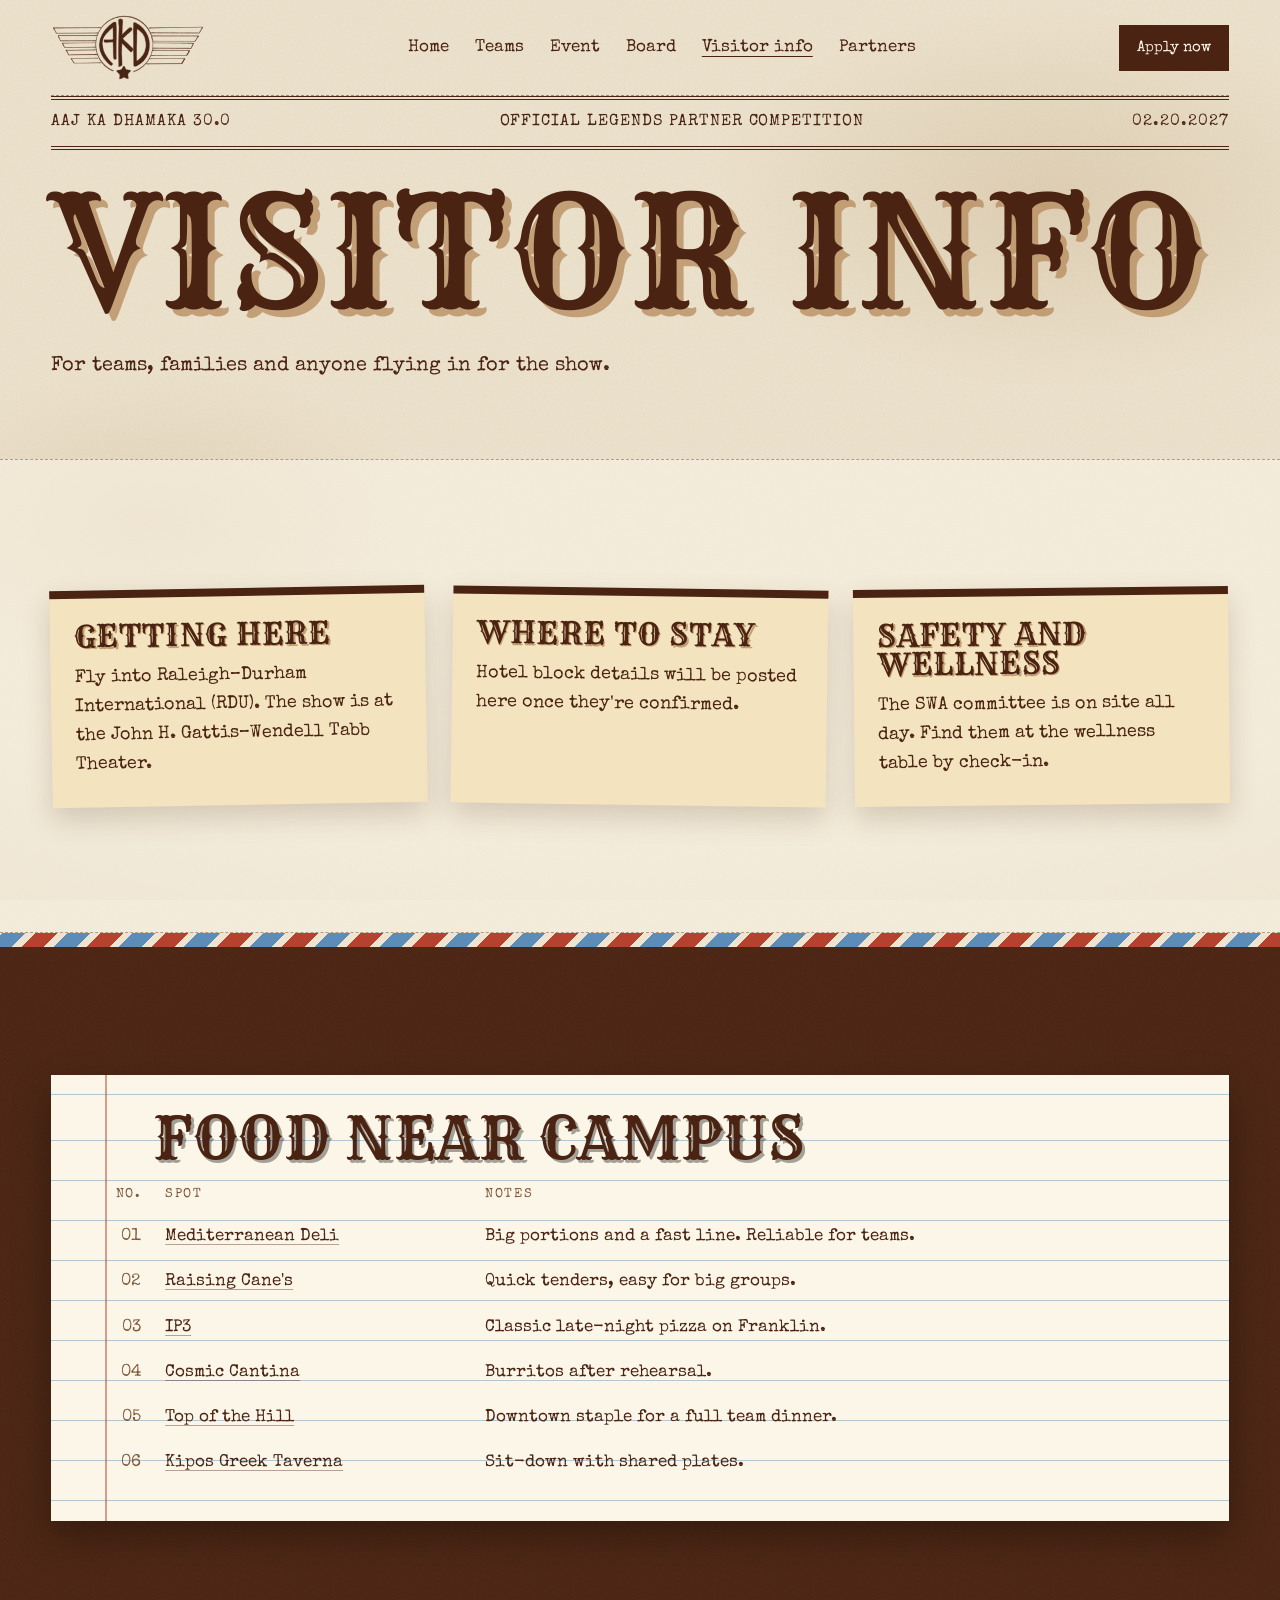
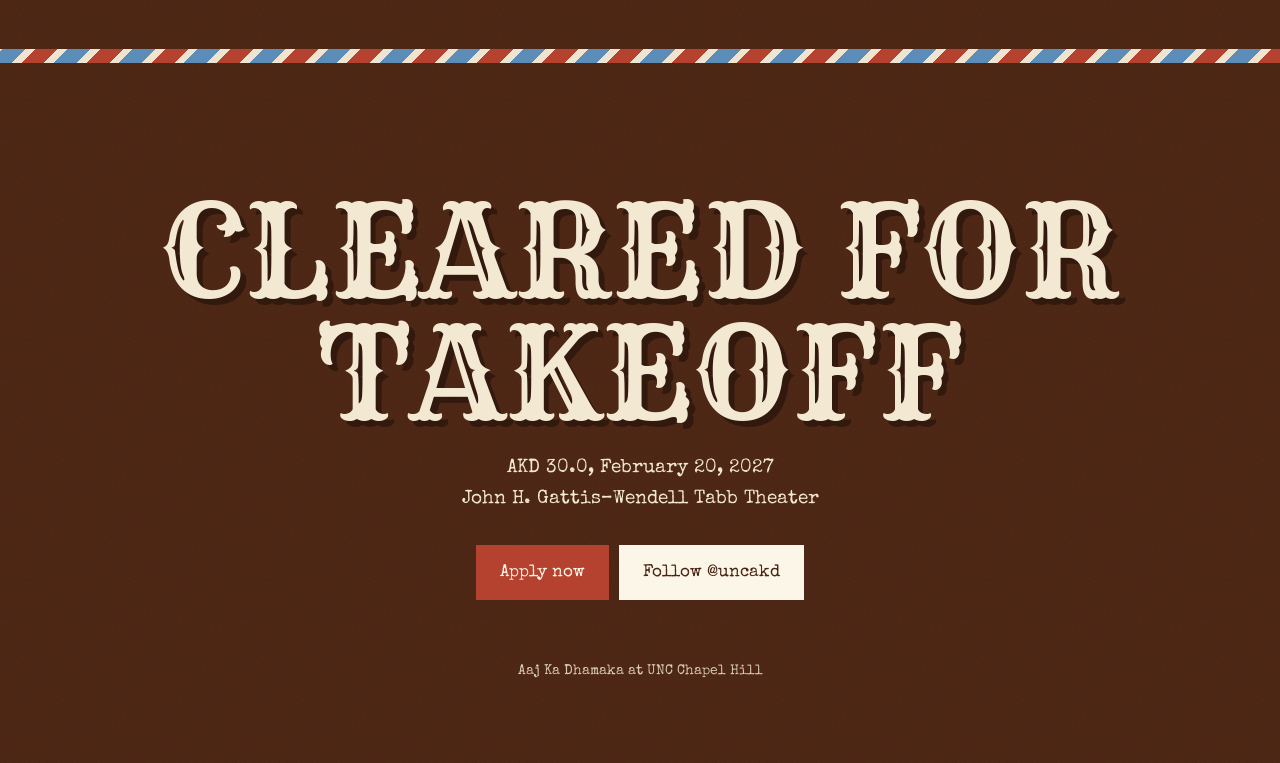
<file: visit.html>
<!doctype html>
<html lang="en">
<head>
<meta charset="utf-8">
<meta name="viewport" content="width=device-width, initial-scale=1">
<title>Visitor info | AKD 30.0</title>
<meta name="description" content="Getting to AKD 30.0, where to stay and where to eat.">
<link rel="icon" type="image/png" href="assets/logo-brown.png">
<link rel="preconnect" href="https://fonts.googleapis.com">
<link rel="preconnect" href="https://fonts.gstatic.com" crossorigin>
<link href="https://fonts.googleapis.com/css2?family=Rye&family=Special+Elite&display=swap" rel="stylesheet">
<link rel="stylesheet" href="site.css">
<style>
.info { display: grid; grid-template-columns: repeat(3, 1fr); gap: 26px; }
.info article { background: var(--paper-2); padding: 24px 24px 28px; box-shadow: 0 12px 28px rgba(74, 35, 18, .18); border-top: 8px solid var(--ink); }
.info article:nth-child(1) { transform: rotate(-1deg); } .info article:nth-child(2) { transform: rotate(.8deg); } .info article:nth-child(3) { transform: rotate(-.6deg); }
.info h2 { margin: 0 0 12px; font-size: clamp(24px, 2.4vw, 32px); }
.info p { margin: 0; }

/* Ruled logbook for food spots */
.logbook { background: var(--paper-3); color: var(--ink); box-shadow: 0 16px 36px rgba(0, 0, 0, .3); padding: clamp(20px, 3vw, 36px);
  background-image: linear-gradient(90deg, transparent 54px, rgba(181, 66, 47, .5) 54px 56px, transparent 56px), repeating-linear-gradient(transparent 0 39px, rgba(91, 141, 184, .45) 39px 40px); background-position: 0 0, 0 26px; }
.logbook h2 { font-size: clamp(34px, 4.6vw, 60px); margin: 0 0 18px 66px; text-shadow: .045em .045em 0 rgba(181, 137, 91, .75); }
.logbook table { width: 100%; border-collapse: collapse; }
.logbook th { text-align: left; font-weight: 400; font-size: 13px; letter-spacing: .12em; text-transform: uppercase; color: var(--sepia); padding: 0 12px 8px; }
.logbook td { padding: 9px 12px; height: 40px; vertical-align: top; font-size: 17px; }
.logbook td:first-child, .logbook th:first-child { width: 66px; text-align: right; color: var(--sepia); }
.logbook a { text-decoration-color: rgba(74, 35, 18, .4); text-underline-offset: 4px; }
@media (max-width: 900px) {
  .info { grid-template-columns: 1fr; }
}
@media (max-width: 600px) {
  .logbook td:nth-child(3), .logbook th:nth-child(3) { display: none; }
  .logbook h2 { margin-left: 0; }
}
</style>
</head>
<body>

<header class="nav" data-page="visit"></header>

<main>
  <section class="page-head">
    <div class="wrap">
      <div class="bar"><span>Aaj Ka Dhamaka 30.0</span><span>Official Legends partner competition</span><span>02.20.2027</span></div>
      <h1 class="cond">Visitor info</h1>
      <p class="lede">For teams, families and anyone flying in for the show.</p>
    </div>
  </section>

  <section class="band-light">
    <div class="wrap info">
      <article><h2 class="cond">Getting here</h2><p>Fly into Raleigh–Durham International (RDU). The show is at the John H. Gattis–Wendell Tabb Theater.</p></article>
      <article><h2 class="cond">Where to stay</h2><p>Hotel block details will be posted here once they're confirmed.</p></article>
      <article><h2 class="cond">Safety and wellness</h2><p>The SWA committee is on site all day. Find them at the wellness table by check-in.</p></article>
    </div>
  </section>

  <div class="airmail-edge" aria-hidden="true"></div>
  <section class="band-ink">
    <div class="wrap">
      <div class="logbook">
        <h2 class="cond">Food near campus</h2>
        <table>
          <thead><tr><th>No.</th><th>Spot</th><th>Notes</th></tr></thead>
          <tbody id="food"></tbody>
        </table>
      </div>
    </div>
  </section>
</main>

<footer class="footer"></footer>

<script src="assets/data.js"></script>
<script src="site.js"></script>
<script>
  document.querySelector("#food").innerHTML = window.AKD.food.map((f, i) => `
    <tr><td>${String(i + 1).padStart(2, "0")}</td><td><a href="${f.maps}" target="_blank" rel="noopener">${f.name}</a></td><td>${f.note}</td></tr>`).join("");
</script>
</body>
</html>
</file>
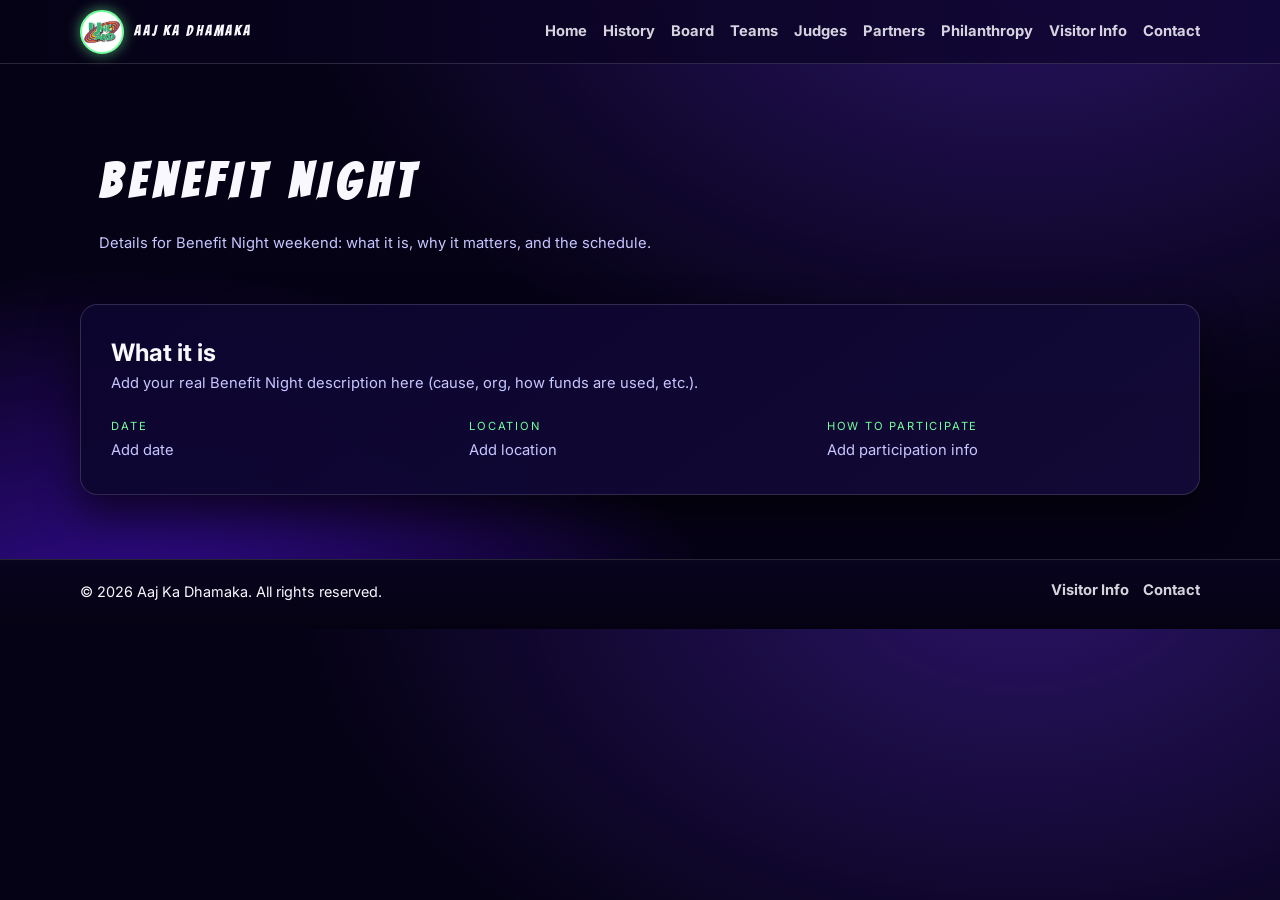
<file: 2026/benefit-night.html>
<!DOCTYPE html>
<html lang="en">
<head>
  <meta charset="UTF-8" />
  <meta name="viewport" content="width=device-width, initial-scale=1.0" />
  <title>Benefit Night | Aaj Ka Dhamaka</title>
  <link rel="stylesheet" href="styles.css" />
</head>
<body>

  <!-- Header (same on all pages) -->
  <header class="site-header">
    <nav class="nav container">
      <div class="brand">
        <img src="akd-logo.png" alt="AKD Logo">
        <span class="name">AAJ KA DHAMAKA</span>
      </div>
      <button class="nav-toggle" aria-label="Open menu" aria-expanded="false">
        <span></span><span></span><span></span>
      </button>
      <div class="nav-links">
        <a href="index.html">Home</a>
        <a href="history.html">History</a>
        <a href="board.html">Board</a>
        <a href="teams.html">Teams</a>
        <a href="judges.html">Judges</a>
        <a href="partners.html">Partners</a>
        <a href="philanthropy.html">Philanthropy</a>
        <a href="visitor.html">Visitor Info</a>
        <a href="contact.html">Contact</a>
      </div>
    </nav>
  </header>

  <section style="padding:5rem 0 2rem;">
    <div class="container">
      <h1 style="font-family:Bangers;letter-spacing:.16em;text-transform:uppercase;font-size:clamp(2.2rem,4vw,3rem);">
        Benefit Night
      </h1>
      <p class="muted" style="max-width:760px;margin-top:.7rem;">
        Details for Benefit Night weekend: what it is, why it matters, and the schedule.
      </p>
    </div>
  </section>

  <section style="padding:1rem 0 4rem;">
    <div class="container panel">
      <h2>What it is</h2>
      <p class="muted">
        Add your real Benefit Night description here (cause, org, how funds are used, etc.).
      </p>

      <div class="details-simple" style="margin-top:1.4rem;">
        <div>
          <div class="info-label">Date</div>
          <p class="muted">Add date</p>
        </div>
        <div>
          <div class="info-label">Location</div>
          <p class="muted">Add location</p>
        </div>
        <div>
          <div class="info-label">How to participate</div>
          <p class="muted">Add participation info</p>
        </div>
      </div>
    </div>
  </section>

  <footer>
    <div class="container foot">
      <div>© 2026 Aaj Ka Dhamaka. All rights reserved.</div>
      <div class="nav-links">
        <a href="visitor.html">Visitor Info</a>
        <a href="contact.html">Contact</a>
      </div>
    </div>
  </footer>

  <script src="script.js"></script>
</body>
</html>
</file>
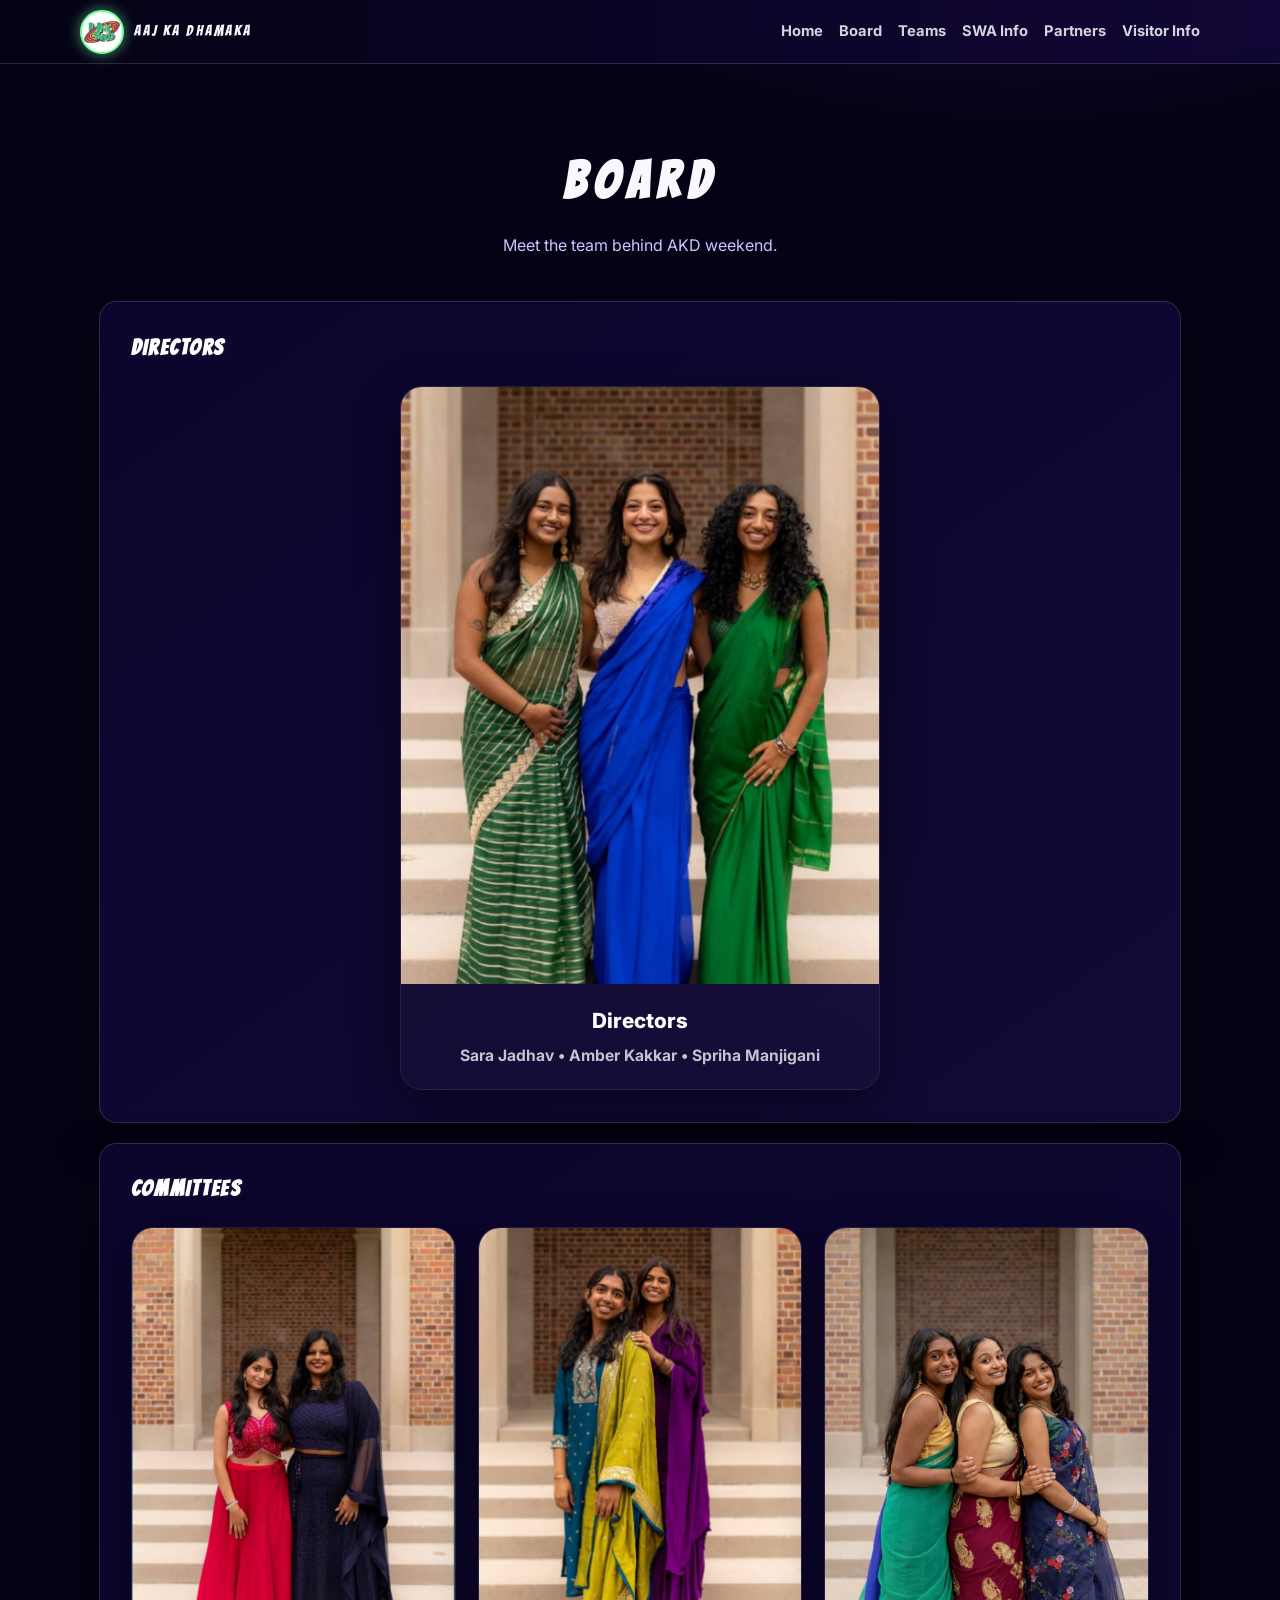
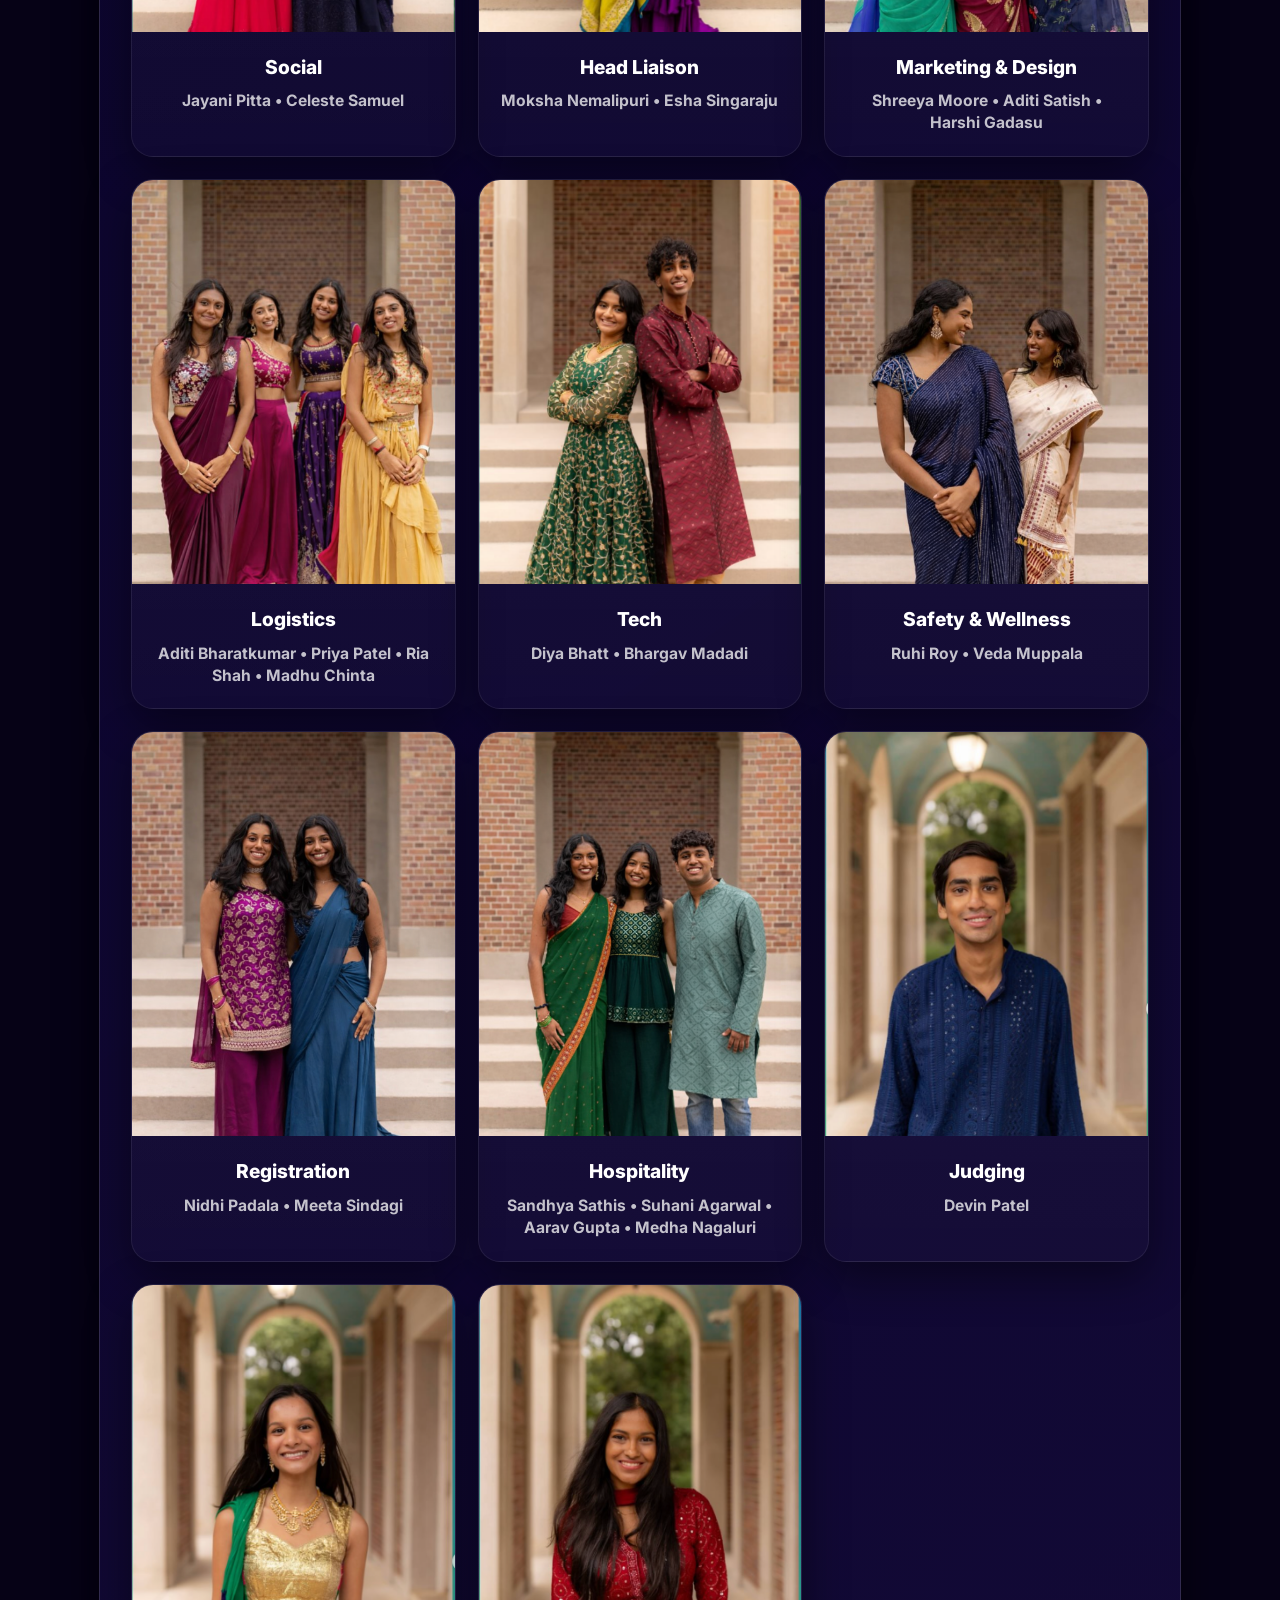
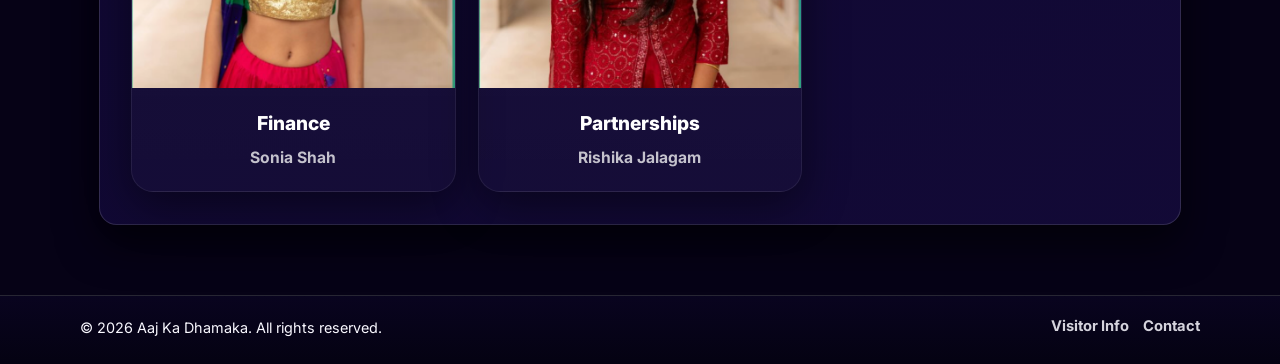
<file: 2026/board.html>
<!DOCTYPE html>
<html lang="en">
<head>
  <meta charset="UTF-8" />
  <meta name="viewport" content="width=device-width, initial-scale=1.0" />
  <title>AKD | Board</title>
  <!-- Base styles -->
  <link rel="stylesheet" href="styles.css" />
  <!-- Board-specific overrides -->
  <link rel="stylesheet" href="board.css" />
</head>

<body>
  <header class="site-header">
    <nav class="nav container">
      <a class="brand" href="index.html">
        <img src="akd-logo.png" alt="AKD Logo">
        <span class="name">AAJ KA DHAMAKA</span>
      </a>

      <!-- Desktop links -->
      <div class="nav-links" id="desktopNav">
        <a href="index.html">Home</a>
        <a href="board.html">Board</a>
        <a href="teams.html">Teams</a>
        <a href="swa.html">SWA Info</a>
        <a href="partners.html">Partners</a>
        <a href="visitor.html">Visitor Info</a>
      </div>

      <!-- Mobile hamburger -->
      <button class="nav-toggle" id="navToggle" aria-label="Open menu" aria-expanded="false" aria-controls="mobileNav">
        <span></span><span></span><span></span>
      </button>
    </nav>

    <!-- Mobile drawer + backdrop -->
    <div class="nav-drawer-backdrop" id="navBackdrop" hidden></div>

    <aside class="nav-drawer" id="mobileNav" hidden>
      <div class="nav-drawer-top">
        <div class="nav-drawer-title">MENU</div>
        <button class="nav-drawer-close" id="navClose" aria-label="Close menu">×</button>
      </div>

      <div class="nav-drawer-links">
        <a href="index.html">Home</a>
        <a href="board.html">Board</a>
        <a href="teams.html">Teams</a>
        <a href="swa.html">Teams &amp; SWA Info</a>
        <a href="partners.html">Partners</a>
        <a href="visitor.html">Visitor Info</a>
      </div>
    </aside>
  </header>

  <main>
    <section class="page-hero">
      <div class="container">
        <h1>Board</h1>
        <p>Meet the team behind AKD weekend.</p>
      </div>
    </section>

    <section class="container board-wrap">

      <!-- DIRECTORS (ONE LARGE GROUP PHOTO) -->
      <div class="board-section panel">
        <div class="board-section-head">
          <h2>Directors</h2>
        </div>

        <div class="board-grid board-grid--directors">

          <article class="board-card board-card--directors">
            <div class="board-photo">
              <img src="assets/img/board/directors-1.png" alt="Directors group photo">
            </div>
            <div class="board-meta">
              <div class="board-name">Directors</div>
              <div class="board-role">
                Sara Jadhav • Amber Kakkar • Spriha Manjigani
              </div>
            </div>
          </article>

        </div>
      </div>

      <!-- COMMITTEES (ONE GRID, SAME SIZE CARDS) -->
      <div class="board-section panel">
        <div class="board-section-head">
          <h2>Committees</h2>
        </div>

        <div class="board-grid board-grid--committees">

          <article class="board-card board-card--committee">
            <div class="board-photo">
              <img src="assets/img/board/social.png" alt="Social committee group photo">
            </div>
            <div class="board-meta">
              <div class="board-name">Social</div>
              <div class="board-role">Jayani Pitta • Celeste Samuel</div>
            </div>
          </article>

          <article class="board-card board-card--committee">
            <div class="board-photo">
              <img src="assets/img/board/head-liaison.png" alt="Head Liaison group photo">
            </div>
            <div class="board-meta">
              <div class="board-name">Head Liaison</div>
              <div class="board-role">Moksha Nemalipuri • Esha Singaraju</div>
            </div>
          </article>

          <article class="board-card board-card--committee">
            <div class="board-photo">
              <img src="assets/img/board/marketing-design.png" alt="Marketing and Design group photo">
            </div>
            <div class="board-meta">
              <div class="board-name">Marketing &amp; Design</div>
              <div class="board-role">Shreeya Moore • Aditi Satish • Harshi Gadasu</div>
            </div>
          </article>

          <article class="board-card board-card--committee">
            <div class="board-photo">
              <img src="assets/img/board/logistics.png" alt="Logistics group photo">
            </div>
            <div class="board-meta">
              <div class="board-name">Logistics</div>
              <div class="board-role">Aditi Bharatkumar • Priya Patel • Ria Shah • Madhu Chinta</div>
            </div>
          </article>

          <article class="board-card board-card--committee">
            <div class="board-photo">
              <img src="assets/img/board/tech.png" alt="Tech group photo">
            </div>
            <div class="board-meta">
              <div class="board-name">Tech</div>
              <div class="board-role">Diya Bhatt • Bhargav Madadi</div>
            </div>
          </article>

          <article class="board-card board-card--committee">
            <div class="board-photo">
              <img src="assets/img/board/swa.png" alt="Safety and Wellness group photo">
            </div>
            <div class="board-meta">
              <div class="board-name">Safety &amp; Wellness</div>
              <div class="board-role">Ruhi Roy • Veda Muppala</div>
            </div>
          </article>

          <article class="board-card board-card--committee">
            <div class="board-photo">
              <img src="assets/img/board/registration.png" alt="Registration group photo">
            </div>
            <div class="board-meta">
              <div class="board-name">Registration</div>
              <div class="board-role">Nidhi Padala • Meeta Sindagi</div>
            </div>
          </article>

          <article class="board-card board-card--committee">
            <div class="board-photo">
              <img src="assets/img/board/hospitality.png" alt="Hospitality group photo">
            </div>
            <div class="board-meta">
              <div class="board-name">Hospitality</div>
              <div class="board-role">Sandhya Sathis • Suhani Agarwal • Aarav Gupta • Medha Nagaluri</div>
            </div>
          </article>

          <article class="board-card board-card--committee">
            <div class="board-photo">
              <img src="assets/img/board/judging.png" alt="Judging group photo">
            </div>
            <div class="board-meta">
              <div class="board-name">Judging</div>
              <div class="board-role">Devin Patel</div>
            </div>
          </article>

          <article class="board-card board-card--committee">
            <div class="board-photo">
              <img src="assets/img/board/finance.png" alt="Finance group photo">
            </div>
            <div class="board-meta">
              <div class="board-name">Finance</div>
              <div class="board-role">Sonia Shah</div>
            </div>
          </article>

          <article class="board-card board-card--committee">
            <div class="board-photo">
              <img src="assets/img/board/partnerships.png" alt="Partnerships group photo">
            </div>
            <div class="board-meta">
              <div class="board-name">Partnerships</div>
              <div class="board-role">Rishika Jalagam</div>
            </div>
          </article>

        </div>
      </div>

    </section>
  </main>

  <footer>
    <div class="container foot">
      <div>© 2026 Aaj Ka Dhamaka. All rights reserved.</div>
      <div class="nav-links">
        <a href="visitor.html">Visitor Info</a>
        <a href="contact.html">Contact</a>
      </div>
    </div>
  </footer>

  <!-- Be sure to include your existing JavaScript for navigation toggles -->
  <script src="script.js" defer></script>
</body>
</html>
</file>
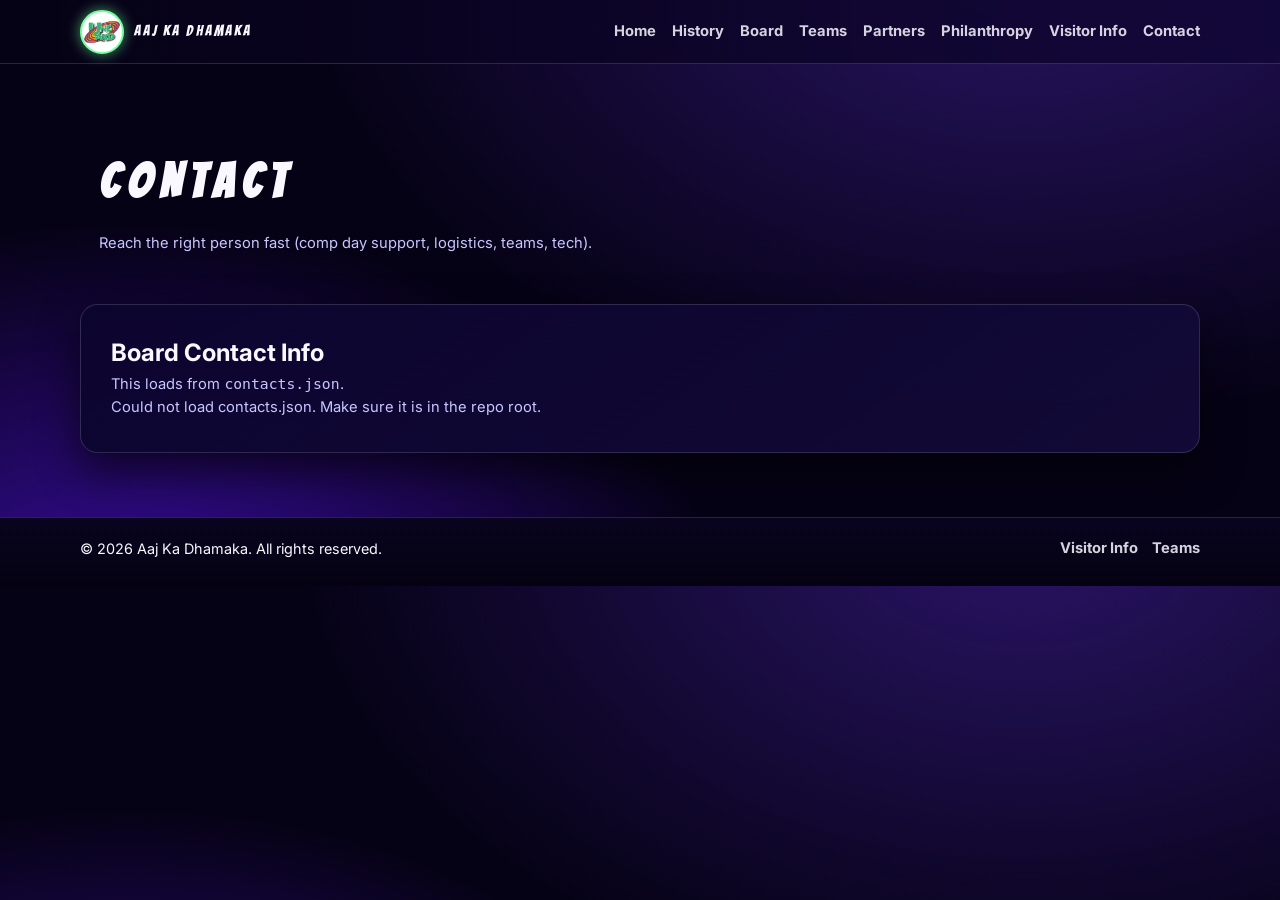
<file: 2026/contact.html>
<!DOCTYPE html>
<html lang="en">
<head>
  <meta charset="UTF-8" />
  <meta name="viewport" content="width=device-width, initial-scale=1.0" />
  <title>Contact | Aaj Ka Dhamaka</title>
  <link rel="stylesheet" href="styles.css" />
</head>
<body>

  <header class="site-header">
    <nav class="nav container">
      <div class="brand">
        <img src="akd-logo.png" alt="AKD Logo">
        <span class="name">AAJ KA DHAMAKA</span>
      </div>

      <button class="nav-toggle" aria-label="Open menu" aria-expanded="false">
        <span></span><span></span><span></span>
      </button>

      <div class="nav-links">
        <a href="index.html">Home</a>
        <a href="history.html">History</a>
        <a href="board.html">Board</a>
        <a href="teams.html">Teams</a>
        <a href="partners.html">Partners</a>
        <a href="philanthropy.html">Philanthropy</a>
        <a href="visitor.html">Visitor Info</a>
        <a href="contact.html">Contact</a>
      </div>
    </nav>
  </header>

  <section style="padding:5rem 0 2rem;">
    <div class="container">
      <h1 style="font-family:Bangers;letter-spacing:.16em;text-transform:uppercase;font-size:clamp(2.2rem,4vw,3rem);">
        Contact
      </h1>
      <p class="muted" style="max-width:760px;margin-top:.7rem;">
        Reach the right person fast (comp day support, logistics, teams, tech).
      </p>
    </div>
  </section>

  <section style="padding:1rem 0 4rem;">
    <div class="container panel">
      <h2>Board Contact Info</h2>
      <p class="muted">This loads from <code>contacts.json</code>.</p>

      <div id="contacts-grid" class="people-grid">
        <!-- JS renders -->
      </div>
    </div>
  </section>

  <footer>
    <div class="container foot">
      <div>© 2026 Aaj Ka Dhamaka. All rights reserved.</div>
      <div class="nav-links">
        <a href="visitor.html">Visitor Info</a>
        <a href="teams.html">Teams</a>
      </div>
    </div>
  </footer>

  <script src="script.js"></script>
  <script>
    // Minimal contacts renderer (no extra files needed)
    (async function(){
      const grid = document.getElementById("contacts-grid");
      if(!grid) return;

      try{
        const res = await fetch("contacts.json", { cache: "no-store" });
        const data = await res.json();

        grid.innerHTML = data.map(p => `
          <div class="person-card">
            <img class="person-img" src="${p.photo || "board/placeholder.png"}" alt="${p.name}">
            <div class="person-name">${p.name}</div>
            <div class="person-role muted">${p.role || ""}</div>
            <div class="muted" style="padding:0 .9rem .9rem;font-size:.9rem;">
              ${p.email ? `<div><strong>Email:</strong> <a href="mailto:${p.email}">${p.email}</a></div>` : ""}
              ${p.phone ? `<div><strong>Text:</strong> <a href="tel:${p.phone}">${p.phone}</a></div>` : ""}
            </div>
          </div>
        `).join("");
      }catch(e){
        grid.innerHTML = `<p class="muted">Could not load contacts.json. Make sure it is in the repo root.</p>`;
      }
    })();
  </script>
</body>
</html>
</file>
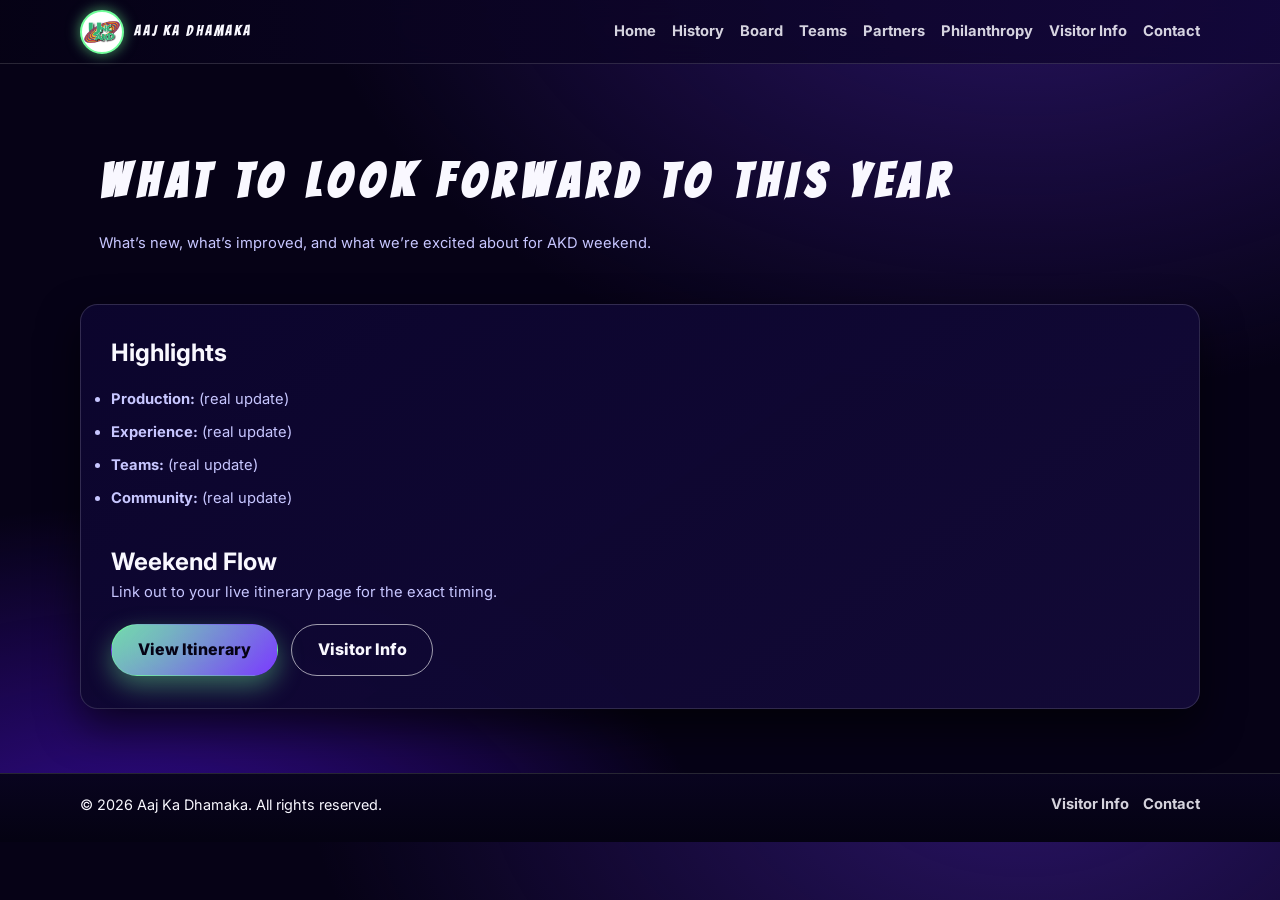
<file: 2026/look-forward.html>
<!DOCTYPE html>
<html lang="en">
<head>
  <meta charset="UTF-8" />
  <meta name="viewport" content="width=device-width, initial-scale=1.0" />
  <title>What to Look Forward To | Aaj Ka Dhamaka</title>
  <link rel="stylesheet" href="styles.css" />
</head>
<body>

  <header class="site-header">
    <nav class="nav container">
      <div class="brand">
        <img src="akd-logo.png" alt="AKD Logo">
        <span class="name">AAJ KA DHAMAKA</span>
      </div>

      <button class="nav-toggle" aria-label="Open menu" aria-expanded="false">
        <span></span><span></span><span></span>
      </button>

      <div class="nav-links">
        <a href="index.html">Home</a>
        <a href="history.html">History</a>
        <a href="board.html">Board</a>
        <a href="teams.html">Teams</a>
        <a href="partners.html">Partners</a>
        <a href="philanthropy.html">Philanthropy</a>
        <a href="visitor.html">Visitor Info</a>
        <a href="contact.html">Contact</a>
      </div>
    </nav>
  </header>

  <section style="padding:5rem 0 2rem;">
    <div class="container">
      <h1 style="font-family:Bangers;letter-spacing:.16em;text-transform:uppercase;font-size:clamp(2.2rem,4vw,3rem);">
        What to Look Forward To This Year
      </h1>
      <p class="muted" style="max-width:760px;margin-top:.7rem;">
        What’s new, what’s improved, and what we’re excited about for AKD weekend.
      </p>
    </div>
  </section>

  <section style="padding:1rem 0 4rem;">
    <div class="container panel">
      <h2>Highlights</h2>
      <ul class="muted" style="margin-top:1rem;display:grid;gap:.6rem;">
        <li><strong>Production:</strong> (real update)</li>
        <li><strong>Experience:</strong> (real update)</li>
        <li><strong>Teams:</strong> (real update)</li>
        <li><strong>Community:</strong> (real update)</li>
      </ul>

      <h2 style="margin-top:2rem;">Weekend Flow</h2>
      <p class="muted">Link out to your live itinerary page for the exact timing.</p>

      <div style="margin-top:1.2rem;">
        <a class="btn btn-primary" href="itinerary.html">View Itinerary</a>
        <a class="btn btn-ghost" href="visitor.html" style="margin-left:.6rem;">Visitor Info</a>
      </div>
    </div>
  </section>

  <footer>
    <div class="container foot">
      <div>© 2026 Aaj Ka Dhamaka. All rights reserved.</div>
      <div class="nav-links">
        <a href="visitor.html">Visitor Info</a>
        <a href="contact.html">Contact</a>
      </div>
    </div>
  </footer>

  <script src="script.js"></script>
</body>
</html>
</file>
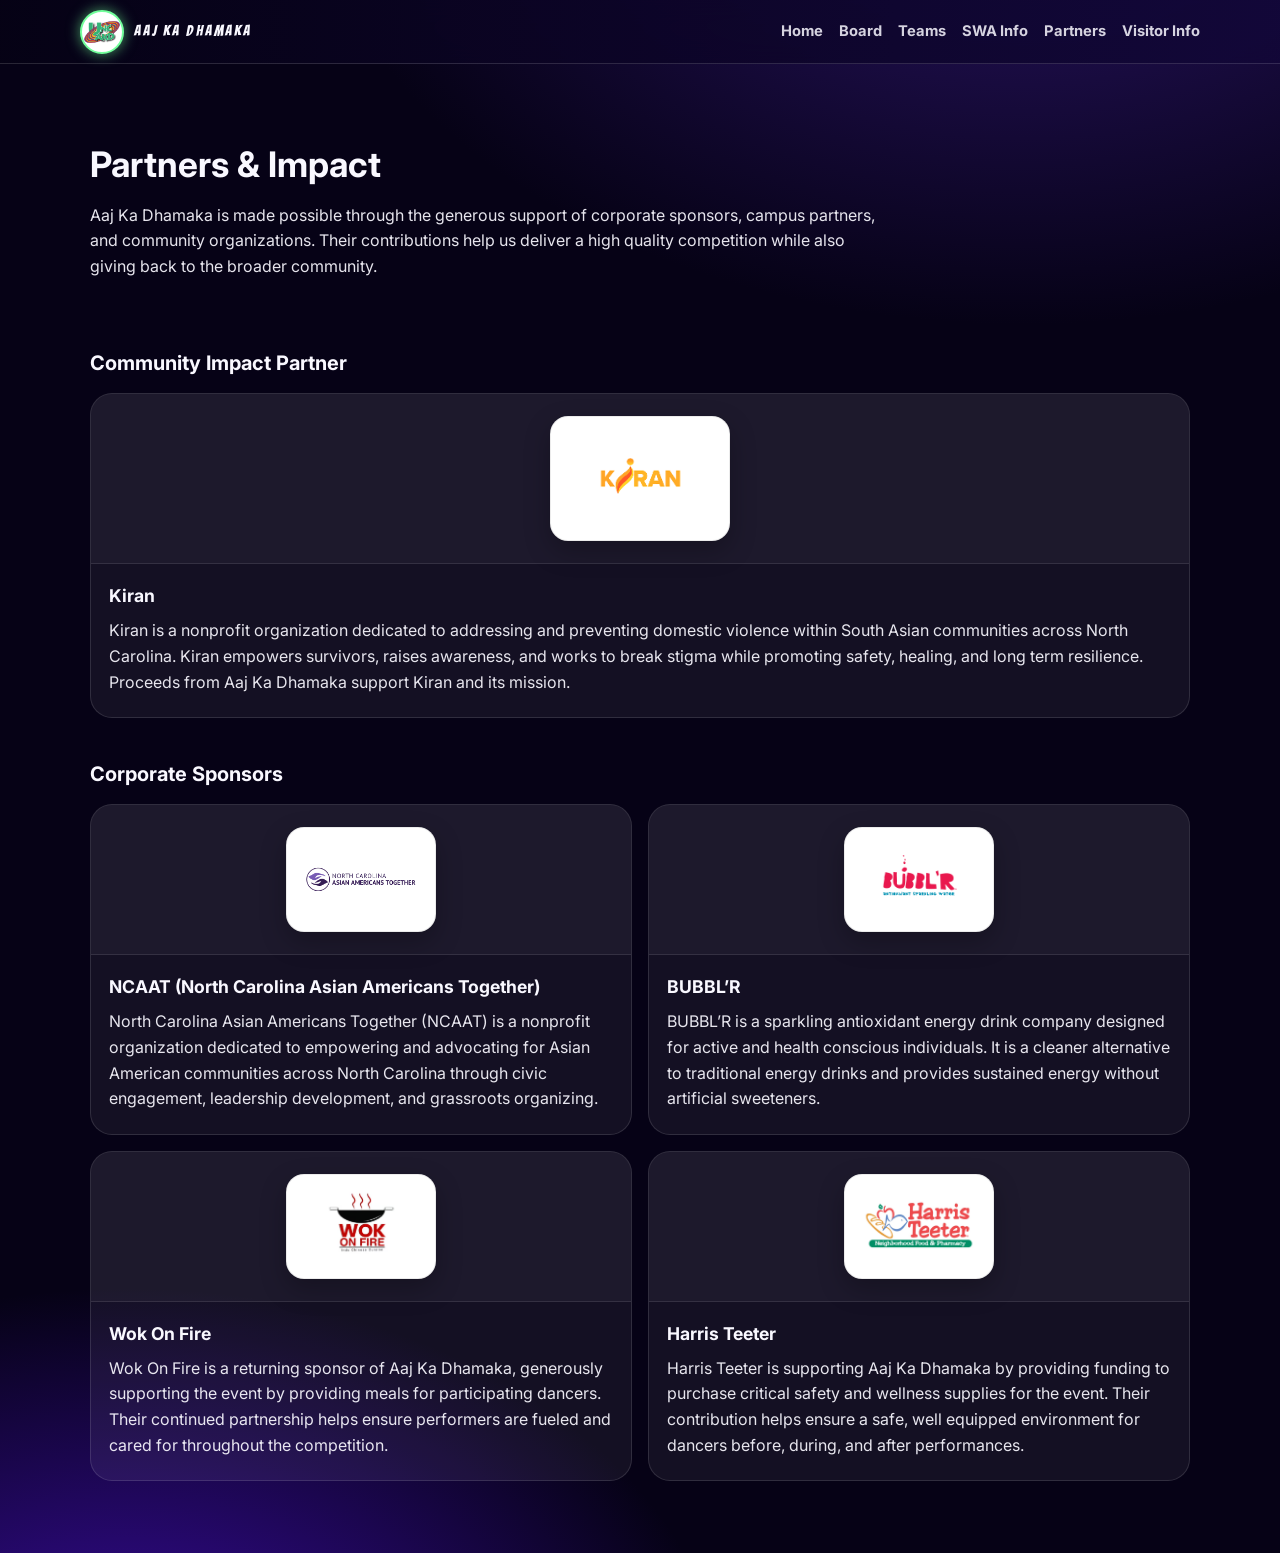
<file: 2026/partners.html>
<!doctype html>
<html lang="en">
<head>
  <meta charset="utf-8" />
  <meta name="viewport" content="width=device-width, initial-scale=1" />
  <title>Partners & Impact | Aaj Ka Dhamaka</title>

  <!-- global site styles -->
  <link rel="stylesheet" href="styles.css" />
  <!-- page styles -->
  <link rel="stylesheet" href="partners.css" />
</head>

<body>
  <header class="site-header">
    <nav class="nav container">
      <a class="brand" href="index.html">
        <img src="akd-logo.png" alt="AKD Logo">
        <span class="name">AAJ KA DHAMAKA</span>
      </a>
  
      <!-- Desktop links -->
      <div class="nav-links" id="desktopNav">
        <a href="index.html">Home</a>
        <a href="board.html">Board</a>
        <a href="teams.html">Teams</a>
        <a href="swa.html">SWA Info</a>
        <a href="partners.html">Partners</a>
        <a href="visitor.html">Visitor Info</a>
      </div>
  
      <!-- Mobile hamburger -->
      <button class="nav-toggle" id="navToggle" aria-label="Open menu" aria-expanded="false" aria-controls="mobileNav">
        <span></span><span></span><span></span>
      </button>
    </nav>
  
    <!-- Mobile drawer + backdrop -->
    <div class="nav-drawer-backdrop" id="navBackdrop" hidden></div>
  
    <aside class="nav-drawer" id="mobileNav" hidden>
      <div class="nav-drawer-top">
        <div class="nav-drawer-title">MENU</div>
        <button class="nav-drawer-close" id="navClose" aria-label="Close menu">×</button>
      </div>
  
      <div class="nav-drawer-links">
        <a href="index.html">Home</a>
        <a href="board.html">Board</a>
        <a href="teams.html">Teams</a>
        <a href="swa.html">SWA Info</a>
        <a href="partners.html">Partners</a>
        <a href="visitor.html">Visitor Info</a>
      </div>
    </aside>
  </header>

  <main class="pi-page">
    <header class="pi-hero">
      <div class="pi-container">
        <h1 class="pi-title">Partners & Impact</h1>
        <p class="pi-subtitle">
          Aaj Ka Dhamaka is made possible through the generous support of corporate sponsors, campus partners, and community organizations.
          Their contributions help us deliver a high quality competition while also giving back to the broader community.
        </p>
      </div>
    </header>

    <section class="pi-section">
      <div class="pi-container">

        <!-- Community Impact Partner -->
        <h2 class="pi-heading">Community Impact Partner</h2>

        <div class="pi-grid pi-grid--featured">
          <article class="pi-card">
            <div class="pi-card__top">
              <div class="pi-logo-badge">
                <img class="pi-card__logo" src="assets/img/logos/kiran.png" alt="Kiran logo" />
              </div>
            </div>
            <div class="pi-card__body">
              <h3 class="pi-card__title">Kiran</h3>
              <p class="pi-card__text">
                Kiran is a nonprofit organization dedicated to addressing and preventing domestic violence within South Asian communities across North Carolina.
                Kiran empowers survivors, raises awareness, and works to break stigma while promoting safety, healing, and long term resilience.
                Proceeds from Aaj Ka Dhamaka support Kiran and its mission.
              </p>
            </div>
          </article>
        </div>

        <!-- Corporate Sponsors -->
        <h2 class="pi-heading pi-heading--spaced">Corporate Sponsors</h2>

        <div class="pi-grid">
          <article class="pi-card">
            <div class="pi-card__top">
              <div class="pi-logo-badge">
                <img class="pi-card__logo" src="assets/img/logos/ncaat.png" alt="NCAAT logo" />
              </div>
            </div>
            <div class="pi-card__body">
              <h3 class="pi-card__title">NCAAT (North Carolina Asian Americans Together)</h3>
              <p class="pi-card__text">
                North Carolina Asian Americans Together (NCAAT) is a nonprofit organization dedicated to empowering and advocating for Asian American communities
                across North Carolina through civic engagement, leadership development, and grassroots organizing.
              </p>
            </div>
          </article>

          <article class="pi-card">
            <div class="pi-card__top">
              <div class="pi-logo-badge">
                <img class="pi-card__logo" src="assets/img/logos/bubblr.png" alt="BUBBL’R logo" />
              </div>
            </div>
            <div class="pi-card__body">
              <h3 class="pi-card__title">BUBBL’R</h3>
              <p class="pi-card__text">
                BUBBL’R is a sparkling antioxidant energy drink company designed for active and health conscious individuals.
                It is a cleaner alternative to traditional energy drinks and provides sustained energy without artificial sweeteners.
              </p>
            </div>
          </article>

          <article class="pi-card">
            <div class="pi-card__top">
              <div class="pi-logo-badge">
                <img class="pi-card__logo" src="assets/img/logos/wokonfire.png" alt="Wok On Fire logo" />
              </div>
            </div>
            <div class="pi-card__body">
              <h3 class="pi-card__title">Wok On Fire</h3>
              <p class="pi-card__text">
                Wok On Fire is a returning sponsor of Aaj Ka Dhamaka, generously supporting the event by providing meals for participating dancers.
                Their continued partnership helps ensure performers are fueled and cared for throughout the competition.
              </p>
            </div>
          </article>

          <article class="pi-card">
            <div class="pi-card__top">
              <div class="pi-logo-badge">
                <img class="pi-card__logo" src="assets/img/logos/harristeeter.png" alt="Harris Teeter logo" />
              </div>
            </div>
            <div class="pi-card__body">
              <h3 class="pi-card__title">Harris Teeter</h3>
              <p class="pi-card__text">
                Harris Teeter is supporting Aaj Ka Dhamaka by providing funding to purchase critical safety and wellness supplies for the event.
                Their contribution helps ensure a safe, well equipped environment for dancers before, during, and after performances.
              </p>
            </div>
          </article>
        </div>


      </div>
    </section>
  </main>

  <!-- FOOTER -->
  <!-- Paste your existing footer here exactly as it appears in index.html -->
   <script src="script.js" defer></script>
</body>
</html>
</file>
<file: site.css>
/* Vintage Poster: the Lineup Poster layout in Air Mail's aged paper, sepia ink and air mail ephemera */
:root {
  --paper: #EEE4CF;
  --paper-2: #F3E3BF;
  --paper-3: #FBF6E8;
  --ink: #4A2312;
  --ink-deep: #2E170B;
  --sepia: #7A5536;
  --graphite: #6B655E;
  --air-red: #B5422F;
  --air-blue: #5B8DB8;
  --on-ink: #F3E8D2;
  --display: "Rye", Rockwell, serif;
  --type: "Special Elite", "Courier New", monospace;
  --grain: url("data:image/svg+xml,%3Csvg xmlns='http://www.w3.org/2000/svg' width='240' height='240'%3E%3Cfilter id='n'%3E%3CfeTurbulence type='fractalNoise' baseFrequency='.9' numOctaves='3' stitchTiles='stitch'/%3E%3CfeColorMatrix values='0 0 0 0 .29 0 0 0 0 .2 0 0 0 0 .1 0 0 0 .09 0'/%3E%3C/filter%3E%3Crect width='240' height='240' filter='url(%23n)'/%3E%3C/svg%3E");
}
* { box-sizing: border-box; }
html { scroll-behavior: smooth; overflow-x: clip; }
body {
  margin: 0; color: var(--ink); font-family: var(--type); font-size: 18px; line-height: 1.6; -webkit-font-smoothing: antialiased;
  background-color: var(--paper);
  background-image:
    var(--grain),
    radial-gradient(38% 30% at 82% 22%, rgba(150, 105, 50, .16), transparent 70%),
    radial-gradient(30% 24% at 12% 58%, rgba(150, 105, 50, .12), transparent 70%),
    radial-gradient(140% 100% at 50% 40%, transparent 55%, rgba(110, 72, 30, .22));
  background-attachment: scroll, fixed, fixed, fixed;
}
img { max-width: 100%; display: block; }
a { color: inherit; }
:focus-visible { outline: 2px dashed var(--air-red); outline-offset: 4px; }
/* Content fills the screen at every size; the side margin grows from 16px on phones to 72px on big monitors */
.wrap { width: min(2000px, 100% - 2 * clamp(16px, 4vw, 72px)); margin-inline: auto; }

/* Rye wood type with a light sepia offset shadow */
.cond { font-family: var(--display); font-weight: 400; text-transform: uppercase; line-height: .95; letter-spacing: .01em; text-shadow: .045em .045em 0 rgba(181, 137, 91, .75); }
h2 { margin: 0 0 30px; font-size: clamp(34px, 7.4vw, 108px); }
.note { color: var(--sepia); font-size: 15px; }
.more { display: inline-block; margin-top: 30px; text-underline-offset: 5px; }

/* Sepia duotone print: brown shadows, paper highlights, a fine dot screen on top */
.duo { position: relative; overflow: hidden; background: var(--ink-deep); }
.duo img { width: 100%; height: 100%; object-fit: cover; filter: grayscale(1) contrast(1.2) brightness(1.06); mix-blend-mode: screen; transition: filter .4s, mix-blend-mode .4s; }
.duo::before { content: ""; position: absolute; inset: 0; background: #E9D3A6; mix-blend-mode: multiply; z-index: 1; pointer-events: none; transition: opacity .4s; }
.duo::after { content: ""; position: absolute; inset: 0; z-index: 2; pointer-events: none; opacity: .3;
  background: radial-gradient(circle, rgba(46, 23, 11, .9) 0 1.1px, transparent 1.6px) 0 0 / 5px 5px; mix-blend-mode: multiply; transition: opacity .4s; }
.duo.color img { filter: none; mix-blend-mode: normal; }
.duo.color::before, .duo.color::after { opacity: 0; }

/* Air mail envelope edge: red and blue chevrons */
.airmail-edge { height: 14px; background: repeating-linear-gradient(-45deg, var(--air-red) 0 16px, var(--paper) 16px 23px, var(--air-blue) 23px 39px, var(--paper) 39px 46px); }

/* Perforated postage stamp: punched holes show around the edge, the inner panel covers the rest */
.stamp-frame { position: relative; padding: 9px; background: radial-gradient(circle at 7px 7px, transparent 3.6px, #F6EFDF 4.2px) -7px -7px / 14px 14px;
  filter: drop-shadow(0 6px 10px rgba(74, 35, 18, .22)); }
.stamp-frame > .inner { position: relative; height: 100%; background: #F6EFDF; }

/* ---------- Nav ---------- */
.nav { position: relative; z-index: 40; }
.nav .wrap { display: flex; align-items: center; justify-content: space-between; gap: 20px; padding: 18px 0; border-bottom: 1.5px dashed rgba(74, 35, 18, .45); }
.nav .wrap { padding: 14px 0; }
.nav .home img { width: clamp(124px, 12vw, 168px); }
.nav ul { display: flex; gap: 26px; list-style: none; margin: 0; padding: 0; }
.nav ul a { text-decoration: none; font-size: 17px; }
.nav ul a:hover, .nav ul a[aria-current="page"] { text-decoration: underline; text-underline-offset: 5px; }
.nav-right { display: flex; align-items: center; gap: 10px; }
.menu { display: none; font: inherit; font-size: 16px; padding: 7px 12px; border: 1.5px solid var(--ink); background: none; color: var(--ink); cursor: pointer; }
.btn { display: inline-block; text-decoration: none; font-family: var(--type); font-size: 17px; padding: 12px 22px; border: 2px solid var(--ink); }
.btn-red { background: var(--air-red); border-color: var(--air-red); color: var(--paper-3); }
.btn-red:hover { background: var(--ink); border-color: var(--ink); }
.btn-ink { background: var(--ink); color: var(--paper-3); }
.btn-ink:hover { background: var(--air-red); border-color: var(--air-red); }
.btn-paper { background: var(--paper-3); color: var(--ink); border-color: var(--paper-3); }
.btn-line { color: var(--ink); }
.btn-line:hover { background: rgba(74, 35, 18, .08); }
.nav .btn { padding: 9px 16px; font-size: 15px; }

/* ---------- Subpage header ---------- */
.bar { display: flex; justify-content: space-between; gap: 16px; padding: 10px 0; border-top: 4px double var(--ink); border-bottom: 4px double var(--ink); font-size: clamp(13px, 1.3vw, 16px); letter-spacing: .06em; text-transform: uppercase; }
.page-head { padding-bottom: clamp(40px, 6vw, 80px); }
.page-head h1 { margin: 30px 0 0; font-size: clamp(64px, 12vw, 180px); }
.page-head .lede { max-width: 56ch; font-size: 20px; margin: 24px 0 0; }

/* ---------- Bands ---------- */
.band-ink { background-color: var(--ink); background-image: var(--grain); color: var(--on-ink); padding: clamp(70px, 10vw, 140px) 0; }
.band-ink .cond { text-shadow: .045em .045em 0 rgba(0, 0, 0, .35); }
.band-light { background: rgba(251, 246, 232, .55); border-top: 1.5px dashed rgba(74, 35, 18, .4); border-bottom: 1.5px dashed rgba(74, 35, 18, .4); padding: clamp(70px, 10vw, 140px) 0; }
.band-plain { padding: clamp(70px, 10vw, 140px) 0; }

/* ---------- Footer ---------- */
.footer { background-color: var(--ink); background-image: var(--grain); color: var(--on-ink); text-align: center; }
.footer .inner { padding: clamp(70px, 10vw, 130px) 0 50px; }
.footer .big { margin: 0; font-size: clamp(54px, 10vw, 150px); text-shadow: .045em .045em 0 rgba(0, 0, 0, .35); }
.footer p { font-size: 19px; margin: 20px 0 30px; }
.footer .btns { display: flex; gap: 10px; justify-content: center; flex-wrap: wrap; }
.footer .btn-paper:hover { background: var(--air-red); border-color: var(--air-red); color: var(--paper-3); }
.footer .small { margin-top: 60px; font-size: 14px; opacity: .85; }

@media (max-width: 900px) {
  .menu { display: block; }
  .nav ul { display: none; position: absolute; left: 16px; right: 16px; top: 100%; flex-direction: column; gap: 0; padding: 6px 18px; background: var(--paper); border: 1.5px solid var(--ink); box-shadow: 0 16px 40px rgba(74, 35, 18, .25); }
  .nav ul.open { display: flex; }
  .nav ul a { display: block; padding: 12px 0; font-size: 19px; }
  .nav ul li + li { border-top: 1px dashed rgba(74, 35, 18, .4); }
}
@media (max-width: 600px) {
  body { font-size: 17px; }
  .nav .btn { padding: 8px 12px; font-size: 14px; }
  .nav .home img { width: 112px; }
  .bar span:nth-child(2) { display: none; }
}
@media (prefers-reduced-motion: reduce) {
  html { scroll-behavior: auto; }
}
</file>
<file: 2026/styles.css>
@import url('https://fonts.googleapis.com/css2?family=Bangers&family=Inter:wght@400;600;700&display=swap');

/* =========================
   THEME + RESET
   ========================= */
:root {
  --space-1:#060216;
  --space-2:#0b0624;
  --space-3:#14073b;

  --ink:#f9f8ff;
  --muted:#c7c6ff;

  --accent:#72ff9b;
  --accent-2:#7b3cff;

  --border:rgba(255,255,255,0.14);
  --panel:linear-gradient(145deg,rgba(12,5,46,.95),rgba(19,10,56,.97));
}

*{margin:0;padding:0;box-sizing:border-box}
img{max-width:100%;display:block}
a{text-decoration:none;color:inherit}
button{font:inherit}

body{
  font-family:"Inter",system-ui,-apple-system,Segoe UI,Roboto,sans-serif;
  color:var(--ink);
  background:
    radial-gradient(1200px 800px at 80% -10%,#2a1466 0%,transparent 60%),
    radial-gradient(1000px 700px at 10% 110%,#3a0ca3 0%,transparent 60%),
    var(--space-1);
  line-height:1.6;
  overflow-x:hidden;
}

.container{max-width:1120px;margin:0 auto;padding:0 1.2rem}

/* =========================
   HEADER + NAV (DESKTOP)
   ========================= */
.site-header{
  position:sticky;top:0;z-index:80;
  backdrop-filter:blur(12px);
  background:linear-gradient(to right,rgba(6,2,21,.90),rgba(18,7,56,.90));
  border-bottom:1px solid var(--border);
}

.nav{
  display:flex;
  align-items:center;
  justify-content:space-between;
  gap:1rem;
  padding:.6rem 0;
}

.brand{display:flex;align-items:center;gap:.6rem;min-width:0}
.brand img{
  width:44px;height:44px;border-radius:50%;
  background:#fff;border:2px solid var(--accent);
  box-shadow:0 0 14px rgba(114,255,155,.6)
}
.brand .name{
  font-family:"Bangers";
  letter-spacing:.14em;
  font-size:.95rem;
  white-space:nowrap;
}

.nav-links{
  display:flex;
  gap:1rem;
  font-size:.92rem;
  align-items:center;
}
.nav-links a{opacity:.85;font-weight:700}
.nav-links a:hover{opacity:1;color:var(--accent)}

/* =========================
   MOBILE NAV (ONE SYSTEM ONLY)
   ========================= */
/* Hamburger button (3 lines) */
.nav-toggle{
  display:none;
  margin-left:auto;
  border:1px solid rgba(255,255,255,0.16);
  background:rgba(10,6,30,0.55);
  backdrop-filter:blur(10px);
  border-radius:14px;
  width:48px;height:44px;
  align-items:center;
  justify-content:center;
  cursor:pointer;
  box-shadow:0 12px 26px rgba(0,0,0,0.35);
}

.nav-toggle .bars{
  width:20px;height:14px;position:relative;
}
.nav-toggle .bars span{
  position:absolute;left:0;right:0;
  height:2px;border-radius:2px;
  background:rgba(255,255,255,0.9);
}
.nav-toggle .bars span:nth-child(1){top:0}
.nav-toggle .bars span:nth-child(2){top:6px;opacity:.9}
.nav-toggle .bars span:nth-child(3){top:12px;opacity:.8}

/* Hide desktop link row on phones */
@media (max-width: 900px){
  .nav-links{display:none}
  .nav-toggle{display:inline-flex}
  .brand img{width:38px;height:38px}
  .brand .name{font-size:.85rem;letter-spacing:.12em}
}

/* Overlay + drawer */
.mobile-nav-overlay{
  position:fixed;inset:0;
  z-index:200;
  background:rgba(0,0,0,0.55);
  opacity:0;
  pointer-events:none;
  transition:opacity 160ms ease-out;
}

.mobile-nav{
  position:fixed;
  top:0;right:0;
  height:100%;
  width:min(92vw, 420px);
  z-index:201;

  background:linear-gradient(to bottom, rgba(6,2,21,0.96), rgba(18,7,56,0.96));
  backdrop-filter:blur(14px);
  border-left:1px solid rgba(255,255,255,0.10);
  transform:translateX(104%);
  transition:transform 200ms ease-out;

  padding:1.1rem 1rem 1.2rem;
  overflow:auto;
}

body.menu-open{overflow:hidden}
body.menu-open .mobile-nav-overlay{
  opacity:1;
  pointer-events:auto;
}
body.menu-open .mobile-nav{
  transform:translateX(0);
}

.mobile-nav-head{
  display:flex;
  align-items:center;
  justify-content:space-between;
  gap:.8rem;
  padding-bottom:.8rem;
  border-bottom:1px solid rgba(255,255,255,0.10);
  margin-bottom:1rem;
}

.mobile-nav-title{
  font-family:"Bangers";
  letter-spacing:.16em;
  font-size:1.1rem;
  text-transform:uppercase;
}

.mobile-nav-close {
  border: 1px solid rgba(255,255,255,0.18);
  background: rgba(255,255,255,0.08);
  backdrop-filter: blur(10px);

  width: 44px;
  height: 44px;
  border-radius: 14px;

  display: inline-flex;
  align-items: center;
  justify-content: center;

  font-size: 1.6rem;
  line-height: 1;
  font-weight: 700;
  color: var(--ink);

  cursor: pointer;
  box-shadow: 0 10px 24px rgba(0,0,0,0.35);
}

.mobile-nav-close:hover {
  background: rgba(255,255,255,0.14);
}


.mobile-nav-links{
  display:grid;
  gap:.9rem;
  padding:.2rem 0 1rem;
}

.mobile-nav-links a{
  display:block;
  padding:1.05rem 1.05rem;
  border-radius:18px;
  border:1px solid rgba(255,255,255,0.10);
  background:rgba(255,255,255,0.05);
  box-shadow:0 16px 34px rgba(0,0,0,0.35);
  font-weight:800;
  font-size:1.05rem;
}

/* =========================
   GENERIC UI
   ========================= */
section{padding:2.6rem 0}

.panel{
  background:var(--panel);
  border:1px solid var(--border);
  border-radius:1.1rem;
  padding:1.8rem 1.9rem 2rem;
  box-shadow:0 18px 40px rgba(0,0,0,.6);
}

.muted{color:var(--muted);font-size:.92rem}

.info-label{
  font-size:.7rem;
  letter-spacing:.16em;
  text-transform:uppercase;
  color:var(--accent);
  margin-bottom:.18rem;
}

.btn{
  display:inline-flex;
  align-items:center;
  justify-content:center;
  padding:.75rem 1.6rem;
  border-radius:999px;
  font-weight:800;
  border:1px solid transparent;
  cursor:pointer;
  transition:.12s ease-out;
  white-space:nowrap;
}
.btn-primary{
  background:linear-gradient(135deg,#72ff9b,#7b3cff);
  color:#060215;
  box-shadow:0 10px 26px rgba(114,255,155,.4),0 0 60px rgba(123,60,255,.25) inset;
}
.btn-ghost{
  border-color:rgba(255,255,255,.6);
  color:var(--ink);
}
.btn-ghost:hover{background:rgba(255,255,255,.08)}
.btn-small{padding:.55rem 1.1rem;font-size:.9rem}

.pill{
  display:inline-flex;
  align-items:center;
  gap:.4rem;
  padding:.35rem .6rem;
  border-radius:999px;
  border:1px solid rgba(255,255,255,0.10);
  background:rgba(255,255,255,0.06);
  font-size:.82rem;
  color:var(--muted);
}

/* =========================
   HOME HERO + PLANET
   ========================= */
.hero{position:relative;overflow:hidden}
.hero--center{
  min-height:90vh;
  padding:7rem 0 8rem;
  display:grid;
  place-items:center;
}

.stars-canvas{
  position:fixed;top:0;left:0;right:0;bottom:0;
  width:100%;height:100vh;
  z-index:-1;
  pointer-events:none;
  opacity:.9;
}

.planet-bg{
  position:absolute;inset:0;
  display:grid;place-items:center;
  z-index:1;
  pointer-events:none;
}

.planet{
  width:clamp(340px,46vw,680px);
  aspect-ratio:1/1;
  border-radius:50%;
  position:relative;
  isolation:isolate;

  background:radial-gradient(circle at 40% 35%,
    rgba(207,200,255,.42) 0%,
    rgba(128,102,255,.28) 45%,
    rgba(60,30,120,.06) 75%,
    transparent 100%);

  box-shadow:0 0 22px rgba(130,60,255,.12);
  animation:float 9s ease-in-out infinite;
}

.planet::after{
  content:"";
  position:absolute;inset:0;border-radius:50%;
  background:conic-gradient(from 0deg,
    rgba(30,20,60,.18),
    rgba(255,255,255,0) 25%,
    rgba(30,20,60,.15) 50%,
    rgba(255,255,255,0) 75%,
    rgba(30,20,60,.18) 100%);
  mix-blend-mode:soft-light;
  animation:spin 60s linear infinite;
}

.ring{position:absolute;inset:-8%;border-radius:50%;opacity:.9;
  filter:blur(1.4px) drop-shadow(0 0 26px rgba(123,60,255,.4))}
.r1{background:radial-gradient(closest-side,rgba(255,213,74,.78),transparent 70%)}
.r2{background:radial-gradient(closest-side,rgba(255,138,0,.7),transparent 70%)}
.r3{background:radial-gradient(closest-side,rgba(123,60,255,.68),transparent 70%)}

.hero-inner{position:relative;z-index:2;text-align:center}
.hero-inner h1{
  font-family:"Bangers";
  font-size:clamp(2.6rem,5vw,4rem);
  letter-spacing:.12em;
}
.hero-sub{
  margin-top:.45rem;
  font-weight:900;
  letter-spacing:.18em;
  text-transform:uppercase;
  color:var(--muted);
  font-size:.9rem;
}
.btn-row{
  margin-top:1.6rem;
  display:flex;
  flex-wrap:wrap;
  gap:.9rem;
  justify-content:center;
}

/* Dunker silhouette (only on home if you add class="home" on body) */
.home .hero::after{
  content:"";
  position:absolute;
  top:46%;
  left:49%;
  width:320px;
  height:320px;
  transform:translate(-50%,-50%) rotate(-10deg);
  background-image:url("dunker.png");
  background-repeat:no-repeat;
  background-size:contain;
  background-position:center;
  opacity:.18;
  pointer-events:none;
  z-index:2;
  filter:drop-shadow(0 0 12px rgba(255,255,255,0.15));
  animation:dunkerPulse 5s ease-in-out infinite;
}

/* =========================
   DETAILS ROW
   ========================= */
.details-simple{display:grid;grid-template-columns:repeat(3,1fr);gap:1rem}

/* =========================
   COUNTDOWN FLIP
   ========================= */
.countdown-section{
  margin-top:-2.5rem;
  padding:0 0 2.5rem;
  position:relative;
  z-index:5;
}

.countdown-title{
  text-align:center;
  font-family:"Bangers";
  letter-spacing:0.16em;
  font-size:1.3rem;
  text-transform:uppercase;
  margin-bottom:1.5rem;
  color:var(--muted);
}

.flip-countdown{
  display:flex;
  justify-content:center;
  gap:1rem;
  flex-wrap:wrap;
}
.flip-unit{text-align:center}
.flip-label{
  display:block;
  margin-top:0.5rem;
  font-size:0.7rem;
  letter-spacing:0.18em;
  text-transform:uppercase;
  color:var(--muted);
}

.flip-card{
  perspective:1000px;
  width:120px;
  height:90px;
  border-radius:18px;
  background:radial-gradient(circle at top, rgba(255,255,255,0.18), rgba(6,2,22,0.9));
  box-shadow:0 18px 35px rgba(0,0,0,0.75), 0 0 0 1px rgba(255,255,255,0.06);
  overflow:hidden;
  position:relative;
}
.flip-inner{
  position:relative;
  width:100%;
  height:100%;
  transform-style:preserve-3d;
  transition:transform 0.6s ease-out;
}
.flip-front,.flip-back{
  position:absolute;
  inset:0;
  display:flex;
  align-items:center;
  justify-content:center;
  font-family:"Bangers";
  font-size:2.5rem;
  letter-spacing:0.08em;
  color:#f9f9ff;
  backface-visibility:hidden;
}
.flip-front::after,.flip-back::after{
  content:"";
  position:absolute;
  left:0;right:0;top:50%;
  height:1px;
  background:linear-gradient(to right, rgba(255,255,255,0), rgba(255,255,255,0.35), rgba(255,255,255,0));
  opacity:0.6;
}
.flip-back{transform:rotateX(180deg)}
.flip-card.is-flipping .flip-inner{transform:rotateX(-180deg)}

/* =========================
   HISTORY TIMELINE + GALLERY
   ========================= */
.history-hero{padding:5rem 0 2rem}
.history-hero h1{
  font-family:"Bangers";
  font-size:clamp(2.4rem,4vw,3.2rem);
  letter-spacing:0.16em;
  text-transform:uppercase;
  text-align:center;
}
.history-tagline{
  margin-top:0.6rem;
  text-align:center;
  color:var(--muted);
  font-size:0.95rem;
}

.timeline-section{padding:1rem 0 4rem}
.timeline{position:relative;max-width:860px}
.timeline::before{
  content:"";
  position:absolute;top:0;bottom:0;left:50%;
  width:3px;transform:translateX(-50%);
  background:linear-gradient(to bottom,
    rgba(123,60,255,0.0),
    rgba(123,60,255,0.65),
    rgba(114,255,155,0.8),
    rgba(123,60,255,0.0));
  opacity:0.85;
}
.timeline-item{
  position:relative;
  display:flex;
  margin:2.8rem 0;
  opacity:0;
  transform:translateY(40px);
  transition:opacity 0.7s ease-out, transform 0.7s ease-out;
}
.timeline-item.timeline-visible{opacity:1;transform:translateY(0)}
.timeline-item:nth-child(odd){justify-content:flex-start}
.timeline-item:nth-child(even){justify-content:flex-end}

.timeline-dot{
  position:absolute;
  left:50%;top:50%;
  transform:translate(-50%,-50%);
  width:16px;height:16px;border-radius:50%;
  background:radial-gradient(circle, #72ff9b 0%, #7b3cff 75%);
  box-shadow:0 0 18px rgba(123,60,255,0.9);
}
.timeline-card{
  position:relative;
  max-width:340px;
  padding:1.3rem 1.4rem 1.2rem;
  border-radius:1rem;
  background:radial-gradient(circle at top left, rgba(255,255,255,0.12), rgba(6,2,22,0.96));
  border:1px solid rgba(255,255,255,0.10);
  box-shadow:0 18px 35px rgba(0,0,0,0.65), 0 0 0 1px rgba(255,255,255,0.04);
}
.timeline-item:nth-child(odd) .timeline-card{margin-left:3.5rem}
.timeline-item:nth-child(even) .timeline-card{margin-right:3.5rem}

.timeline-year{
  font-family:"Bangers";
  letter-spacing:0.16em;
  font-size:0.9rem;
  text-transform:uppercase;
  color:var(--accent);
  margin-bottom:0.35rem;
}
.timeline-title{font-weight:800;margin-bottom:0.35rem}
.timeline-text{color:var(--muted);font-size:0.9rem}

.history-gallery{padding:4rem 0;text-align:center}
.gallery-grid{
  margin-top:1.2rem;
  display:grid;
  grid-template-columns:repeat(3, minmax(0,1fr));
  gap:.8rem;
}
.gallery-item{
  border-radius:1rem;
  overflow:hidden;
  border:1px solid rgba(255,255,255,0.10);
  box-shadow:0 18px 35px rgba(0,0,0,0.45);
}
.gallery-item img{width:100%;height:220px;object-fit:cover}

/* =========================
   VISITOR INFO PAGE
   ========================= */
.visitor-hero{padding:4.5rem 0 1.8rem}
.visitor-title{
  font-family:"Bangers";
  font-size:clamp(2.4rem, 4vw, 3.2rem);
  letter-spacing:0.16em;
  text-transform:uppercase;
  text-align:center;
}
.visitor-tagline{
  margin-top:0.65rem;
  text-align:center;
  color:var(--muted);
  font-size:0.95rem;
}

.visitor-tiles{
  margin-top:2rem;
  display:grid;
  grid-template-columns:repeat(3, minmax(0, 1fr));
  gap:1rem;
}

.tile{
  border-radius:1rem;
  padding:1.15rem 1.1rem;
  background:radial-gradient(circle at top left, rgba(255,255,255,0.12), rgba(6,2,22,0.96));
  border:1px solid rgba(255,255,255,0.10);
  box-shadow:0 18px 35px rgba(0,0,0,0.55), 0 0 0 1px rgba(255,255,255,0.04);
  transition:transform .12s ease-out, border-color .12s ease-out;
}
.tile:hover{transform:translateY(-2px);border-color:rgba(114,255,155,0.25)}
.tile-kicker{
  font-size:0.72rem;
  letter-spacing:0.16em;
  text-transform:uppercase;
  color:var(--muted);
}
.tile-title{margin-top:.25rem;font-weight:900}
.tile-sub{margin-top:.25rem;color:var(--muted);font-size:0.9rem}

/* Sticky visitor section nav */
.section-nav{
  position:sticky;
  top:64px;
  z-index:30;
  background:rgba(6,2,22,0.65);
  border-bottom:1px solid rgba(255,255,255,0.08);
  backdrop-filter:blur(10px);
}
.section-nav-inner{
  display:flex;
  gap:1rem;
  overflow-x:auto;
  padding:.75rem 0;
  -webkit-overflow-scrolling:touch;
}
.section-nav a{
  white-space:nowrap;
  font-weight:800;
  opacity:.85;
}
.section-nav a:hover{opacity:1;color:var(--accent)}

.section-pad{padding:2.2rem 0}
.section-head{display:grid;gap:.35rem;margin-bottom:1.1rem}

.itinerary-meta{
  display:flex;
  align-items:center;
  justify-content:space-between;
  gap:.8rem;
  flex-wrap:wrap;
  margin-bottom:1.2rem;
}

.itinerary-preview{
  display:grid;
  grid-template-columns:repeat(3, minmax(0, 1fr));
  gap:.9rem;
}
.it-preview-card{
  border-radius:.9rem;
  padding:1rem;
  border:1px solid rgba(255,255,255,0.10);
  background:rgba(255,255,255,0.05);
}
.it-preview-top{
  display:flex;
  justify-content:space-between;
  gap:.8rem;
  margin-bottom:.5rem;
}
.it-time{font-weight:900}
.it-day{color:var(--muted);font-size:.85rem}
.it-title{font-weight:900;margin-bottom:.25rem}

/* Resources */
.resource-toolbar{
  display:flex;
  gap:.8rem;
  flex-wrap:wrap;
  margin-bottom:1rem;
}
.input,.select{
  width:min(420px, 100%);
  padding:.75rem .9rem;
  border-radius:.9rem;
  border:1px solid rgba(255,255,255,0.12);
  background:rgba(0,0,0,0.25);
  color:var(--ink);
  outline:none;
}
.select{width:220px}

.resource-grid{
  display:grid;
  grid-template-columns:repeat(3, minmax(0, 1fr));
  gap:.9rem;
}
.resource-card{
  border-radius:.9rem;
  padding:1rem;
  border:1px solid rgba(255,255,255,0.10);
  background:rgba(255,255,255,0.05);
}
.resource-title{font-weight:900}
.resource-where{margin-top:.2rem;font-size:.9rem}
.resource-details{margin-top:.45rem;font-size:.92rem}

/* Food */
.food-grid{display:grid;gap:1.2rem}
.food-group-title{font-weight:900;margin-bottom:.7rem}
.food-cards{
  display:grid;
  grid-template-columns:repeat(3, minmax(0, 1fr));
  gap:.9rem;
}
.food-card{
  border-radius:.9rem;
  padding:1rem;
  border:1px solid rgba(255,255,255,0.10);
  background:rgba(255,255,255,0.05);
}
.food-name{font-weight:900}
.food-link{margin-top:.55rem;color:var(--accent);font-weight:900}

/* Superstores */
.superstore-grid{
  display:grid;
  grid-template-columns:repeat(2, minmax(0, 1fr));
  gap:.9rem;
}
.superstore-card{
  border-radius:.9rem;
  padding:1rem;
  border:1px solid rgba(255,255,255,0.10);
  background:rgba(255,255,255,0.05);
}
.superstore-name{font-weight:900;margin-bottom:.2rem}

/* Contacts */
.contacts-grid{
  display:grid;
  grid-template-columns:repeat(3, minmax(0, 1fr));
  gap:.9rem;
}
.contact-card{
  border-radius:.9rem;
  padding:1rem;
  border:1px solid rgba(255,255,255,0.10);
  background:rgba(255,255,255,0.05);
}
.contact-role{font-weight:900;color:var(--accent);margin-bottom:.25rem}
.contact-name{font-weight:800}

/* Benefit card */
.benefit-card{
  display:grid;
  grid-template-columns:1fr 1fr auto;
  gap:1rem;
  align-items:center;
  border-radius:.9rem;
  padding:1rem;
  border:1px solid rgba(255,255,255,0.10);
  background:rgba(255,255,255,0.05);
}

/* =========================
   BOARD (COMMITTEES) + TEAMS
   ========================= */
.page-hero{padding:4.8rem 0 1.2rem;text-align:center}
.page-hero h1{
  font-family:"Bangers";
  letter-spacing:.16em;
  text-transform:uppercase;
  font-size:clamp(2.2rem, 4.2vw, 3.2rem);
}
.page-hero p{
  margin-top:.6rem;
  color:var(--muted);
  max-width:780px;
  margin-left:auto;
  margin-right:auto;
}

.committee{margin-top:1.8rem}
.committee-head{
  display:flex;
  align-items:baseline;
  justify-content:space-between;
  gap:1rem;
  margin-bottom:1rem;
}
.committee-head h2{
  font-family:"Bangers";
  letter-spacing:.14em;
  text-transform:uppercase;
  font-size:1.35rem;
}
.card-grid{
  display:grid;
  grid-template-columns:repeat(4, minmax(0,1fr));
  gap:1rem;
}

.person-card, .team-card{
  border-radius:1.2rem;
  border:1px solid rgba(255,255,255,0.10);
  background:radial-gradient(circle at top left, rgba(255,255,255,0.12), rgba(6,2,22,0.96));
  box-shadow:0 18px 35px rgba(0,0,0,0.55);
  overflow:hidden;
}

.person-photo{
  aspect-ratio:1/1;
  width:100%;
  background:rgba(255,255,255,0.06);
}
.person-photo img{
  width:100%;height:100%;
  object-fit:cover;
}
.person-meta{padding:1rem 1rem 1.1rem;text-align:center}
.person-name{font-weight:900;font-size:1.05rem}
.person-role{color:var(--muted);margin-top:.25rem;font-size:.92rem}

/* Teams (Fusion / Bhangra lists can reuse this) */
.team-card{
  display:flex;
  gap:1rem;
  align-items:stretch;
}
.team-photo{
  width:120px;
  flex:0 0 auto;
  background:rgba(255,255,255,0.06);
}
.team-photo img{
  width:100%;height:100%;
  object-fit:cover;
}
.team-meta{padding:1rem 1rem 1.1rem;min-width:0}
.team-name{font-weight:900;font-size:1.15rem;line-height:1.2}
.team-school{color:var(--muted);margin-top:.25rem}

/* =========================
   FOOTER
   ========================= */
footer{
  border-top:1px solid var(--border);
  background:linear-gradient(#09041f,#040212);
}
.foot{
  padding:1.2rem 0 1.6rem;
  display:flex;
  align-items:center;
  justify-content:space-between;
  gap:1rem;
  flex-wrap:wrap;
  font-size:.9rem;
}
.foot .nav-links{display:flex;gap:.9rem}
.foot .nav-links a{opacity:.85}
.foot .nav-links a:hover{opacity:1;color:var(--accent)}

/* =========================
   RESPONSIVE
   ========================= */
@media(max-width: 900px){
  .visitor-tiles{grid-template-columns:1fr 1fr}
  .itinerary-preview{grid-template-columns:1fr}
  .resource-grid{grid-template-columns:1fr}
  .food-cards{grid-template-columns:1fr}
  .contacts-grid{grid-template-columns:1fr}
  .superstore-grid{grid-template-columns:1fr}
  .benefit-card{grid-template-columns:1fr}
  .card-grid{grid-template-columns:repeat(2, minmax(0,1fr))}
}

@media(max-width: 720px){
  .hero--center{min-height:75vh;padding:6rem 0 7rem}
  .details-simple{grid-template-columns:1fr}

  .visitor-hero{padding:3.6rem 0 1.2rem}
  .visitor-tiles{grid-template-columns:1fr}

  .section-nav{top:56px}
  .section-nav-inner{gap:.6rem}
  .section-nav a{
    padding:.35rem .6rem;
    border-radius:999px;
    background:rgba(255,255,255,0.06);
    border:1px solid rgba(255,255,255,0.08);
  }

  .timeline::before{left:12px;transform:none}
  .timeline-dot{left:12px;transform:translateY(-50%)}
  .timeline-item,
  .timeline-item:nth-child(even),
  .timeline-item:nth-child(odd){justify-content:flex-start}
  .timeline-card{
    margin-left:2.8rem !important;
    margin-right:0 !important;
    max-width:100%;
  }

  .gallery-grid{grid-template-columns:1fr}

  .team-card{flex-direction:row}
  .team-photo{width:110px}
}

@media(max-width: 520px){
  .card-grid{grid-template-columns:1fr}
  .team-card{flex-direction:column}
  .team-photo{width:100%;height:220px}
  .team-photo img{height:220px}
}

/* =========================
   ANIMATIONS
   ========================= */
@keyframes float{0%,100%{transform:translateY(0)}50%{transform:translateY(-10px)}}
@keyframes spin{to{transform:rotate(360deg)}}
@keyframes dunkerPulse{
  0%,100%{opacity:.15;transform:translate(-50%,-50%) rotate(-8deg) scale(1)}
  50%{opacity:.40;transform:translate(-50%,-50%) rotate(-8deg) scale(1.1)}
}

/* ============================================================
   MOBILE NAV — FORCE BY ID (fixes “inline links / not a drawer”)
   Put this at the END of styles.css so it overrides earlier rules.
   ============================================================ */

#mobileNav[hidden],
#navBackdrop[hidden] {
  display: none !important;
}

#navBackdrop {
  position: fixed;
  inset: 0;
  z-index: 9998;
  background: rgba(0,0,0,0.55);
  opacity: 0;
  pointer-events: none;
  transition: opacity 220ms ease;
}

#mobileNav {
  position: fixed;
  top: 0;
  right: 0;
  height: 100vh;
  width: min(92vw, 420px);
  z-index: 9999;

  background: linear-gradient(to bottom, rgba(6,2,21,0.96), rgba(18,7,56,0.96));
  backdrop-filter: blur(14px);
  border-left: 1px solid rgba(255,255,255,0.10);

  transform: translateX(104%);
  transition: transform 220ms ease;
  padding: 1.1rem 1rem 1.2rem;
  overflow-y: auto;
}

/* JS toggles body.menu-open */
body.menu-open #navBackdrop {
  opacity: 1;
  pointer-events: auto;
}

body.menu-open #mobileNav {
  transform: translateX(0);
}

/* Make links stack vertically no matter what container they are in */
#mobileNav a {
  display: block;
  padding: 1.05rem 1.05rem;
  border-radius: 18px;
  border: 1px solid rgba(255,255,255,0.10);
  background: rgba(255,255,255,0.05);
  box-shadow: 0 16px 34px rgba(0,0,0,0.35);
  font-weight: 800;
  font-size: 1.05rem;
}

#mobileNav a + a {
  margin-top: .9rem;
}


/* FORCE close button styling (wins over everything) */
#navClose {
  width: 44px !important;
  height: 44px !important;
  border-radius: 14px !important;

  display: inline-flex !important;
  align-items: center !important;
  justify-content: center !important;

  border: 1px solid rgba(255,255,255,0.18) !important;
  background: rgba(255,255,255,0.08) !important;
  backdrop-filter: blur(10px) !important;

  color: var(--ink) !important;
  font-size: 1.6rem !important;
  line-height: 1 !important;
  font-weight: 700 !important;

  cursor: pointer !important;
  box-shadow: 0 10px 24px rgba(0,0,0,0.35) !important;
}

#navClose:hover {
  background: rgba(255,255,255,0.14) !important;
}
/* Close (X) button — matches your HTML: .nav-drawer-close */
.nav-drawer-close {
  width: 44px;
  height: 44px;
  border-radius: 14px;

  display: inline-flex;
  align-items: center;
  justify-content: center;

  border: 1px solid rgba(255,255,255,0.18);
  background: rgba(255,255,255,0.08);
  backdrop-filter: blur(10px);

  color: var(--ink);
  font-size: 1.6rem;
  line-height: 1;
  font-weight: 700;

  cursor: pointer;
  box-shadow: 0 10px 24px rgba(0,0,0,0.35);
}

.nav-drawer-close:hover {
  background: rgba(255,255,255,0.14);
}
.nav-drawer-close {
  -webkit-appearance: none;
  appearance: none;
}
/* ============================================================
   HARD STOP: never show mobile drawer/backdrop on desktop
   ============================================================ */
@media (min-width: 901px){
  #mobileNav,
  #navBackdrop{
    display:none !important;
  }
  body.menu-open{
    overflow:auto !important;
  }
}
/* ============================================================
   NAV DRAWER (your actual class names)
   ============================================================ */
.nav-drawer-backdrop[hidden],
.nav-drawer[hidden]{
  display:none !important;
}

.nav-drawer-backdrop{
  position:fixed;
  inset:0;
  z-index:9998;
  background:rgba(0,0,0,0.55);
  opacity:0;
  pointer-events:none;
  transition:opacity 220ms ease;
}

.nav-drawer{
  position:fixed;
  top:0;
  right:0;
  height:100vh;
  width:min(92vw, 420px);
  z-index:9999;

  background: linear-gradient(to bottom, rgba(6,2,21,0.96), rgba(18,7,56,0.96));
  backdrop-filter: blur(14px);
  border-left:1px solid rgba(255,255,255,0.10);

  transform:translateX(104%);
  transition:transform 220ms ease;
  padding:1.1rem 1rem 1.2rem;
  overflow-y:auto;
}

body.menu-open .nav-drawer-backdrop{
  opacity:1;
  pointer-events:auto;
}

body.menu-open .nav-drawer{
  transform:translateX(0);
}

.nav-drawer-top{
  display:flex;
  align-items:center;
  justify-content:space-between;
  gap:.8rem;
  padding-bottom:.8rem;
  border-bottom:1px solid rgba(255,255,255,0.10);
  margin-bottom:1rem;
}

.nav-drawer-title{
  font-family:"Bangers";
  letter-spacing:.16em;
  font-size:1.1rem;
  text-transform:uppercase;
}

.nav-drawer-links{
  display:grid;
  gap:.9rem;
  padding:.2rem 0 1rem;
}

.nav-drawer-links a{
  display:block;
  padding:1.05rem 1.05rem;
  border-radius:18px;
  border:1px solid rgba(255,255,255,0.10);
  background:rgba(255,255,255,0.05);
  box-shadow:0 16px 34px rgba(0,0,0,0.35);
  font-weight:800;
  font-size:1.05rem;
}

/* Close (X) button — matches your HTML */
.nav-drawer-close{
  width:44px;
  height:44px;
  border-radius:14px;

  display:inline-flex;
  align-items:center;
  justify-content:center;

  border:1px solid rgba(255,255,255,0.18);
  background:rgba(255,255,255,0.08);
  backdrop-filter:blur(10px);

  color:var(--ink);
  font-size:1.6rem;
  line-height:1;
  font-weight:700;

  cursor:pointer;
  box-shadow:0 10px 24px rgba(0,0,0,0.35);
}

.nav-drawer-close:hover{
  background:rgba(255,255,255,0.14);
}

/* Never show the drawer/backdrop on desktop */
@media (min-width: 901px){
  #mobileNav,
  #navBackdrop{
    display:none !important;
  }
  body.menu-open{overflow:auto !important;}
}

/* ============================================================
   BOARD — grid cards
   ============================================================ */
.board-wrap{
  padding-bottom: 3.2rem;
  display:grid;
  gap:1.2rem;
}

.board-section-head{
  display:flex;
  align-items:baseline;
  justify-content:space-between;
  gap:1rem;
  margin-bottom:1rem;
}

.board-section-head h2{
  font-family:"Bangers";
  letter-spacing:.14em;
  text-transform:uppercase;
  font-size:1.35rem;
}

.board-grid{
  display:grid;
  grid-template-columns:repeat(4, minmax(0,1fr));
  gap:1rem;
}

.board-card{
  border-radius:1.2rem;
  border:1px solid rgba(255,255,255,0.10);
  background:radial-gradient(circle at top left, rgba(255,255,255,0.12), rgba(6,2,22,0.96));
  box-shadow:0 18px 35px rgba(0,0,0,0.55);
  overflow:hidden;
  transition:transform .12s ease-out, border-color .12s ease-out;
}

.board-card:hover{
  transform:translateY(-2px);
  border-color:rgba(114,255,155,0.22);
}

.board-photo{
  aspect-ratio:1/1;
  width:100%;
  background:rgba(255,255,255,0.06);
}

.board-photo img{
  width:100%;
  height:100%;
  object-fit:cover;
}

.board-meta{
  padding:0.95rem 1rem 1.05rem;
  text-align:center;
}

.board-name{
  font-weight:900;
  font-size:1.05rem;
}

.board-role{
  margin-top:.25rem;
  color:var(--muted);
  font-size:.92rem;
  font-weight:700;
}

@media (max-width: 900px){
  .board-grid{grid-template-columns:repeat(2, minmax(0,1fr));}
}
@media (max-width: 520px){
  .board-grid{grid-template-columns:1fr;}
}

/* ============================================================
   TEAMS — photo tiles (team name only)
   ============================================================ */
.teams-wrap{
  padding-bottom: 3.2rem;
  display:grid;
  gap:1.2rem;
}

.teams-section-head{
  display:flex;
  align-items:baseline;
  justify-content:space-between;
  gap:1rem;
  margin-bottom:1rem;
}

.teams-section-head h2{
  font-family:"Bangers";
  letter-spacing:.14em;
  text-transform:uppercase;
  font-size:1.35rem;
}

.teams-grid{
  display:grid;
  grid-template-columns:repeat(4, minmax(0, 1fr));
  gap:1rem;
}

.team-tile{
  border-radius:1.2rem;
  border:1px solid rgba(255,255,255,0.10);
  background:radial-gradient(circle at top left, rgba(255,255,255,0.10), rgba(6,2,22,0.96));
  box-shadow:0 18px 35px rgba(0,0,0,0.55);
  overflow:hidden;
  transition:transform .12s ease-out, border-color .12s ease-out;
}

.team-tile:hover{
  transform:translateY(-2px);
  border-color:rgba(114,255,155,0.20);
}

.team-tile-photo{
  aspect-ratio: 16 / 10;
  width:100%;
  background:rgba(255,255,255,0.06);
}

.team-tile-photo img{
  width:100%;
  height:100%;
  object-fit:cover;
}

.team-tile-name{
  padding:0.95rem 1rem 1.05rem;
  font-weight:900;
  font-size:1.05rem;
  line-height:1.2;
}

@media (max-width: 900px){
  .teams-grid{grid-template-columns:repeat(2, minmax(0,1fr));}
}
@media (max-width: 520px){
  .teams-grid{grid-template-columns:1fr;}
}

/* ============================================================
   NAV DRAWER (matches your HTML classes)
   ============================================================ */
.nav-drawer-backdrop[hidden],
.nav-drawer[hidden]{
  display:none !important;
}

.nav-drawer-backdrop{
  position:fixed;
  inset:0;
  z-index:9998;
  background:rgba(0,0,0,0.55);
  opacity:0;
  pointer-events:none;
  transition:opacity 220ms ease;
}

.nav-drawer{
  position:fixed;
  top:0;
  right:0;
  height:100vh;
  width:min(92vw, 420px);
  z-index:9999;

  background: linear-gradient(to bottom, rgba(6,2,21,0.96), rgba(18,7,56,0.96));
  backdrop-filter: blur(14px);
  border-left:1px solid rgba(255,255,255,0.10);

  transform:translateX(104%);
  transition:transform 220ms ease;
  padding:1.1rem 1rem 1.2rem;
  overflow-y:auto;
}

body.menu-open .nav-drawer-backdrop{
  opacity:1;
  pointer-events:auto;
}

body.menu-open .nav-drawer{
  transform:translateX(0);
}

.nav-drawer-top{
  display:flex;
  align-items:center;
  justify-content:space-between;
  gap:.8rem;
  padding-bottom:.8rem;
  border-bottom:1px solid rgba(255,255,255,0.10);
  margin-bottom:1rem;
}

.nav-drawer-title{
  font-family:"Bangers";
  letter-spacing:.16em;
  font-size:1.1rem;
  text-transform:uppercase;
}

.nav-drawer-links{
  display:grid;
  gap:.9rem;
  padding:.2rem 0 1rem;
}

.nav-drawer-links a{
  display:block;
  padding:1.05rem 1.05rem;
  border-radius:18px;
  border:1px solid rgba(255,255,255,0.10);
  background:rgba(255,255,255,0.05);
  box-shadow:0 16px 34px rgba(0,0,0,0.35);
  font-weight:800;
  font-size:1.05rem;
}

.nav-drawer-close{
  width:44px;
  height:44px;
  border-radius:14px;

  display:inline-flex;
  align-items:center;
  justify-content:center;

  border:1px solid rgba(255,255,255,0.18);
  background:rgba(255,255,255,0.08);
  backdrop-filter:blur(10px);

  color:var(--ink);
  font-size:1.6rem;
  line-height:1;
  font-weight:700;

  cursor:pointer;
  box-shadow:0 10px 24px rgba(0,0,0,0.35);
}

/* ============================================================
   BOARD
   ============================================================ */
.board-wrap{
  padding-bottom: 3.2rem;
  display:grid;
  gap:1.2rem;
}

.board-section-head{
  display:flex;
  align-items:baseline;
  justify-content:space-between;
  gap:1rem;
  margin-bottom:1rem;
}

.board-section-head h2{
  font-family:"Bangers";
  letter-spacing:.14em;
  text-transform:uppercase;
  font-size:1.35rem;
}

.board-grid{
  display:grid;
  grid-template-columns:repeat(4, minmax(0,1fr));
  gap:1rem;
}

.board-card{
  border-radius:1.2rem;
  border:1px solid rgba(255,255,255,0.10);
  background:radial-gradient(circle at top left, rgba(255,255,255,0.12), rgba(6,2,22,0.96));
  box-shadow:0 18px 35px rgba(0,0,0,0.55);
  overflow:hidden;
  transition:transform .12s ease-out, border-color .12s ease-out;
}

.board-card:hover{
  transform:translateY(-2px);
  border-color:rgba(114,255,155,0.22);
}

.board-photo{
  aspect-ratio:1/1;
  width:100%;
  background:rgba(255,255,255,0.06);
}

.board-photo img{
  width:100%;
  height:100%;
  object-fit:cover;
}

.board-meta{
  padding:0.95rem 1rem 1.05rem;
  text-align:center;
}

.board-name{
  font-weight:900;
  font-size:1.05rem;
}

.board-role{
  margin-top:.25rem;
  color:var(--muted);
  font-size:.92rem;
  font-weight:700;
}

@media (max-width: 900px){
  .board-grid{grid-template-columns:repeat(2, minmax(0,1fr));}
}
@media (max-width: 520px){
  .board-grid{grid-template-columns:1fr;}
}

/* ============================================================
   TEAMS
   ============================================================ */
.teams-wrap{
  padding-bottom: 3.2rem;
  display:grid;
  gap:1.2rem;
}

.teams-section-head{
  display:flex;
  align-items:baseline;
  justify-content:space-between;
  gap:1rem;
  margin-bottom:1rem;
}

.teams-section-head h2{
  font-family:"Bangers";
  letter-spacing:.14em;
  text-transform:uppercase;
  font-size:1.35rem;
}

.teams-grid{
  display:grid;
  grid-template-columns:repeat(4, minmax(0, 1fr));
  gap:1rem;
}

.team-tile{
  border-radius:1.2rem;
  border:1px solid rgba(255,255,255,0.10);
  background:radial-gradient(circle at top left, rgba(255,255,255,0.10), rgba(6,2,22,0.96));
  box-shadow:0 18px 35px rgba(0,0,0,0.55);
  overflow:hidden;
  transition:transform .12s ease-out, border-color .12s ease-out;
}

.team-tile:hover{
  transform:translateY(-2px);
  border-color:rgba(114,255,155,0.20);
}

.team-tile-photo{
  aspect-ratio: 16 / 10;
  width:100%;
  background:rgba(255,255,255,0.06);
}

.team-tile-photo img{
  width:100%;
  height:100%;
  object-fit:cover;
}

.team-tile-name{
  padding:0.95rem 1rem 1.05rem;
  font-weight:900;
  font-size:1.05rem;
  line-height:1.2;
}

@media (max-width: 900px){
  .teams-grid{grid-template-columns:repeat(2, minmax(0,1fr));}
}
@media (max-width: 520px){
  .teams-grid{grid-template-columns:1fr;}
}
/* ============================================================
   TEAMS — make images actually visible (override)
   ============================================================ */

.team-tile{
  background: rgba(0,0,0,0.18) !important;  /* stop the card bg from washing out the image */
}

.team-tile-photo{
  position: relative !important;
  overflow: hidden !important;
  border-bottom: 1px solid rgba(255,255,255,0.08) !important;
}

.team-tile-photo img{
  display: block !important;
  width: 100% !important;
  height: 100% !important;
  object-fit: cover !important;
  position: relative !important;
  z-index: 2 !important;
  opacity: 1 !important;
  filter: none !important;
}

/* ensure the name bar is not overlapping the photo */
.team-tile-name{
  position: relative !important;
  z-index: 3 !important;
  background: linear-gradient(to top, rgba(6,2,22,0.88), rgba(6,2,22,0.20)) !important;
}

/* =========================
   FIX: hamburger lines for your current HTML
   (button.nav-toggle contains 3 spans directly)
   Put at VERY END of styles.css
   ========================= */
.nav-toggle > span{
  display:block;
  width:20px;
  height:2px;
  border-radius:2px;
  background:rgba(255,255,255,0.9);
}

.nav-toggle > span + span{
  margin-top:4px;
}

.nav-toggle > span{
  display:block;
  width:20px;
  height:2px;
  border-radius:2px;
  background:rgba(255,255,255,0.9);
}
.nav-toggle > span + span{ margin-top:4px; }

/* Fix hamburger icon (3 stacked bars) */
.nav-toggle{
  width: 44px;
  height: 44px;
  display: inline-flex;
  flex-direction: column;
  justify-content: center;
  align-items: center;
  gap: 6px;
  border-radius: 12px;
}

.nav-toggle span{
  display: block;
  width: 24px;          /* bar length */
  height: 2px;          /* bar thickness */
  background: #fff;
  border-radius: 999px;
  opacity: 0.95;
}

/* ============================================================
   NAV VISIBILITY — FINAL OVERRIDE (put at END of styles.css)
   Desktop: show links, hide hamburger
   Mobile: hide links, show hamburger
   ============================================================ */
@media (min-width: 901px){
  .nav-toggle{
    display:none !important;
  }
  #desktopNav{
    display:flex !important;
  }
}

@media (max-width: 900px){
  #desktopNav{
    display:none !important;
  }
  .nav-toggle{
    display:inline-flex !important;
  }
}
</file>
<file: 2026/board.css>
/* =========================================
   AKD BOARD PAGE
   Vertical photo optimized
   Clean dark theme – no orange
========================================= */

.board-wrap{
  padding-top: 24px;
  padding-bottom: 70px;
}

/* ================================
   SECTION HEADERS
================================ */
.board-section-head{
  margin-bottom: 20px;
}

.board-section-head h2{
  margin: 0;
  font-weight: 800;
  letter-spacing: 0.08em;
  text-transform: uppercase;
  color: #ffffff;
  text-shadow: 0 0 10px rgba(255,255,255,0.08);
}

/* ================================
   GRID LAYOUT
================================ */

/* Base grid */
.board-grid{
  display: grid;
  gap: 22px;
}

/* Directors – slightly larger */
.board-grid--directors{
  grid-template-columns: 1fr;
  max-width: 480px; /* slightly bigger than committees */
  margin: 0 auto;
}

/* Committees grid */
.board-grid--committees{
  grid-template-columns: repeat(3, minmax(0, 1fr));
}

@media (max-width: 1000px){
  .board-grid--committees{
    grid-template-columns: repeat(2, 1fr);
  }
}

@media (max-width: 600px){
  .board-grid--committees{
    grid-template-columns: 1fr;
  }
}

/* ================================
   CARD STYLING
================================ */

.board-card{
  border-radius: 22px;
  overflow: hidden;
  border: 1px solid rgba(255,255,255,0.07);
  background: linear-gradient(
    180deg,
    rgba(255,255,255,0.05),
    rgba(255,255,255,0.02)
  );
  box-shadow:
    0 15px 45px rgba(0,0,0,0.45);
  transition: transform 0.2s ease, box-shadow 0.2s ease;
}

.board-card:hover{
  transform: translateY(-4px);
  box-shadow:
    0 20px 55px rgba(0,0,0,0.55);
}

/* ================================
   PHOTO (VERTICAL 4:5 RATIO)
================================ */

.board-photo{
  width: 100%;
  aspect-ratio: 4 / 5; /* vertical portrait */
  background: rgba(255,255,255,0.04);
}

.board-photo img{
  width: 100%;
  height: 100%;
  object-fit: cover; /* keeps full height feel */
  display: block;
}

/* ================================
   META / TEXT
================================ */

.board-meta{
  padding: 20px 20px 22px;
  text-align: center;
}

/* Name */
.board-name{
  margin: 0 0 8px;
  font-size: 1.2rem;
  font-weight: 800;
  color: #ffffff;
}

/* Role / Members */
.board-role{
  margin: 0;
  font-size: 0.98rem;
  line-height: 1.4;
  color: rgba(255,255,255,0.75);
}

/* Slightly increase Directors name size */
.board-card--directors .board-name{
  font-size: 1.3rem;
}

/* Keep long committee lists readable */
.board-card--committee .board-role{
  max-width: 32ch;
  margin-left: auto;
  margin-right: auto;
}
</file>
<file: 2026/partners.css>
/* ===========================
   Partners & Impact (page CSS)
   =========================== */

/* Container (kept page-specific so you can drop this in safely) */
.pi-container {
  width: min(1100px, 92vw);
  margin: 0 auto;
}

/* Hero */
.pi-hero {
  padding: 72px 0 20px;
}

.pi-title {
  font-size: 2.2rem;
  margin: 0 0 10px;
}

.pi-subtitle {
  margin: 0;
  max-width: 80ch;
  line-height: 1.6;
  opacity: 0.92;
}

/* Section */
.pi-section {
  padding: 22px 0 72px;
}

.pi-heading {
  font-size: 1.25rem;
  margin: 26px 0 14px;
}

.pi-heading--spaced {
  margin-top: 40px;
}

/* Grid */
.pi-grid {
  display: grid;
  grid-template-columns: repeat(12, 1fr);
  gap: 16px;
}

.pi-grid--featured .pi-card {
  grid-column: span 12;
}

.pi-card {
  grid-column: span 6;
  border-radius: 22px;
  overflow: hidden;
  border: 1px solid rgba(255, 255, 255, 0.12);
  background: rgba(255, 255, 255, 0.06);
}

/* Logo header area (fixes “bootleg” logo placement) */
.pi-card__top {
  display: flex;
  align-items: center;
  justify-content: center;

  min-height: 150px;
  padding: 22px 16px;

  background: rgba(255, 255, 255, 0.04);
  border-bottom: 1px solid rgba(255, 255, 255, 0.10);
}

/* White badge behind each logo */
.pi-logo-badge {
  display: flex;
  align-items: center;
  justify-content: center;

  width: 150px;
  height: 105px;
  padding: 14px;

  background: #ffffff;
  border-radius: 18px;

  border: 1px solid rgba(0, 0, 0, 0.08);
  box-shadow: 0 10px 26px rgba(0, 0, 0, 0.25);
}

/* Make featured impact partner badge slightly larger */
.pi-grid--featured .pi-logo-badge {
  width: 180px;
  height: 125px;
}

/* The logo itself */
.pi-card__logo {
  max-width: 100%;
  max-height: 100%;
  object-fit: contain;
  display: block;
}

/* Body */
.pi-card__body {
  padding: 18px 18px 22px;
}

.pi-card__title {
  margin: 0 0 8px;
  font-size: 1.1rem;
}

.pi-card__text {
  margin: 0;
  line-height: 1.6;
  opacity: 0.92;
}

/* Responsive */
@media (max-width: 820px) {
  .pi-hero {
    padding-top: 56px;
  }

  .pi-card {
    grid-column: span 12;
  }

  .pi-logo-badge {
    width: 160px;
    height: 112px;
  }
}
</file>
